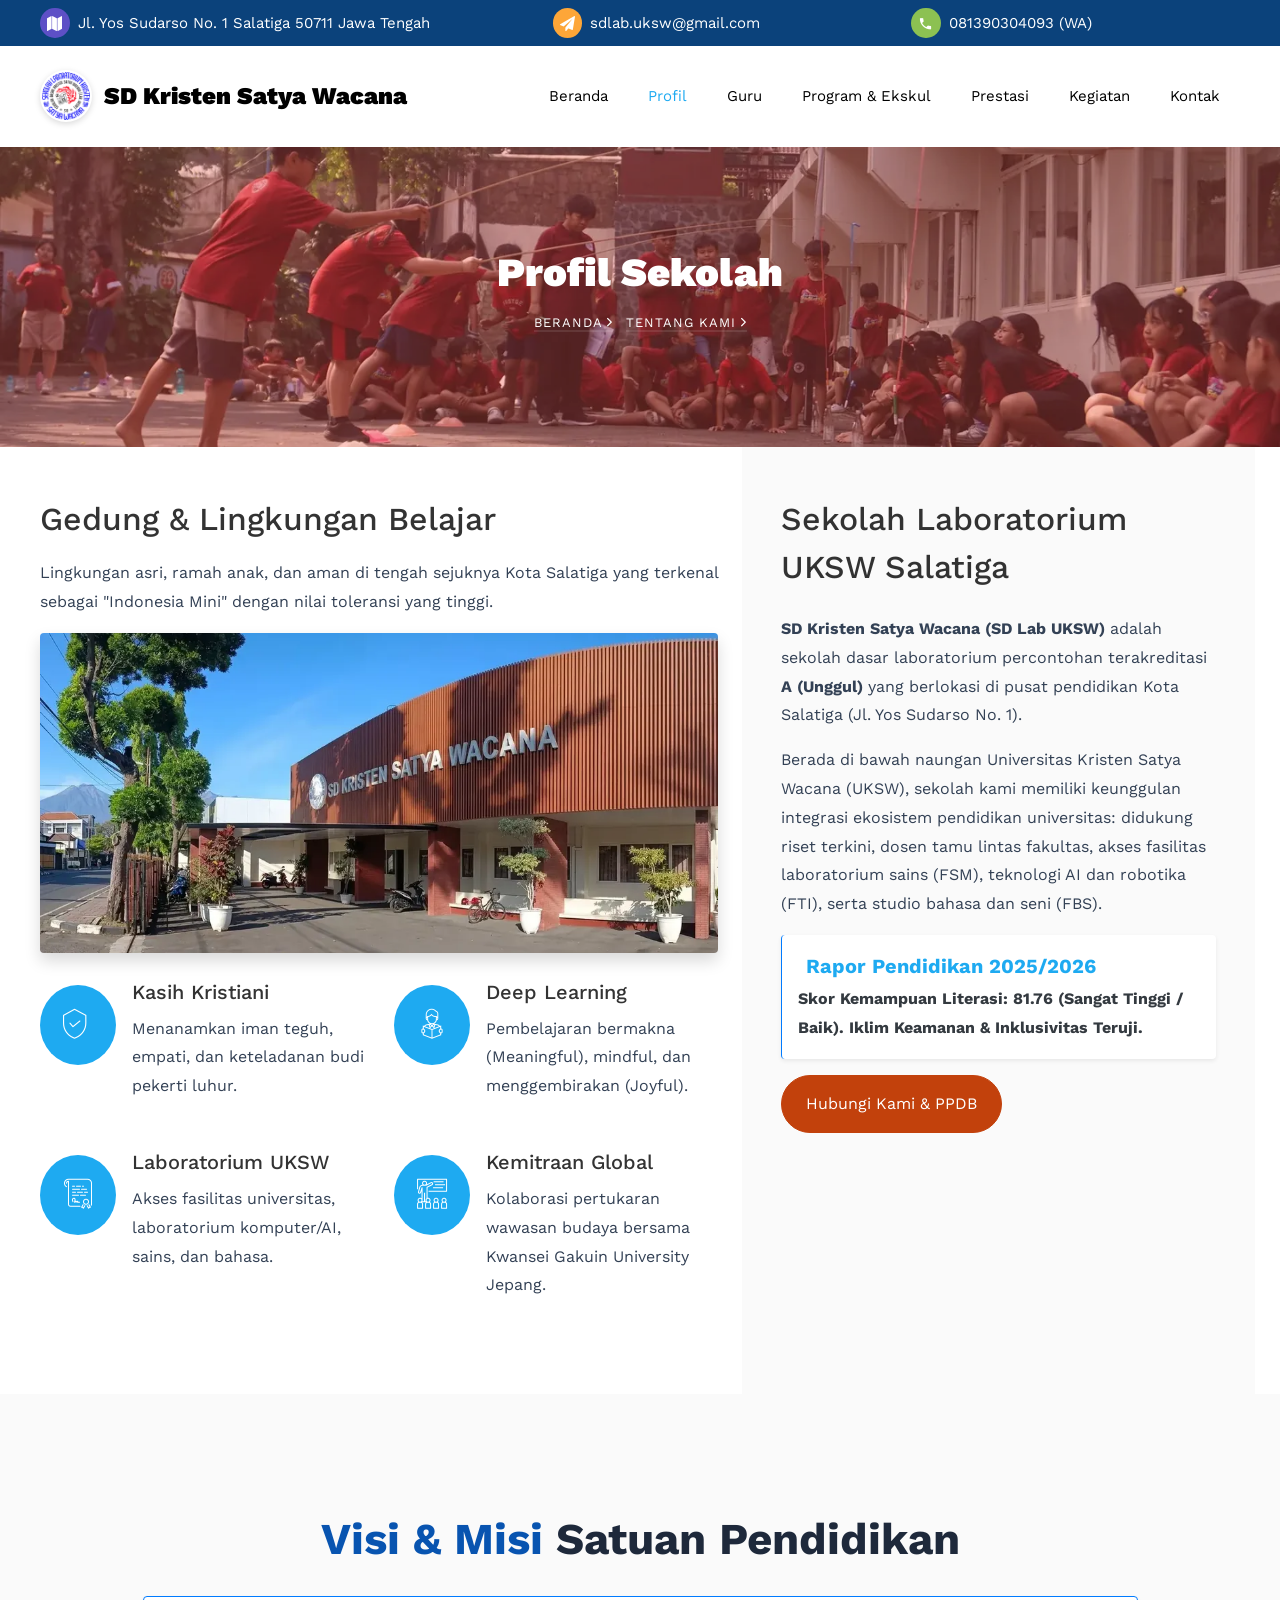
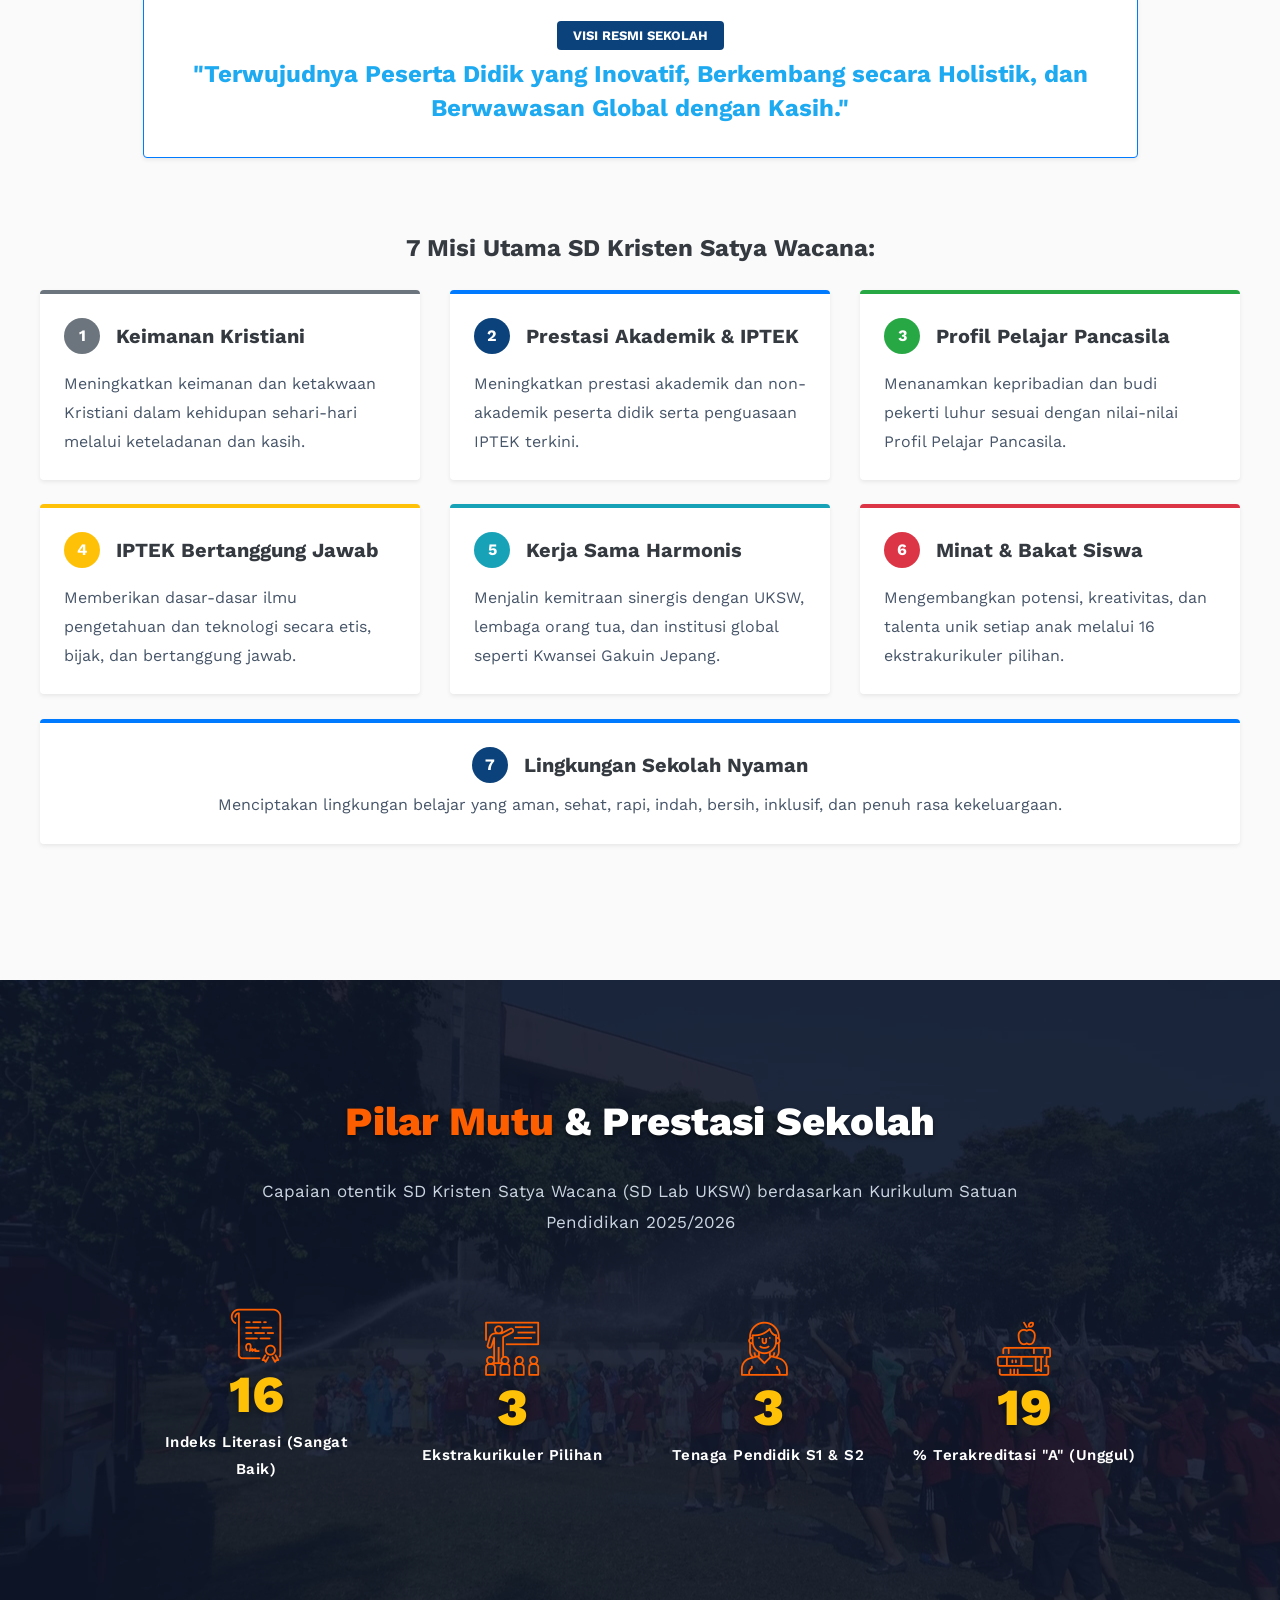
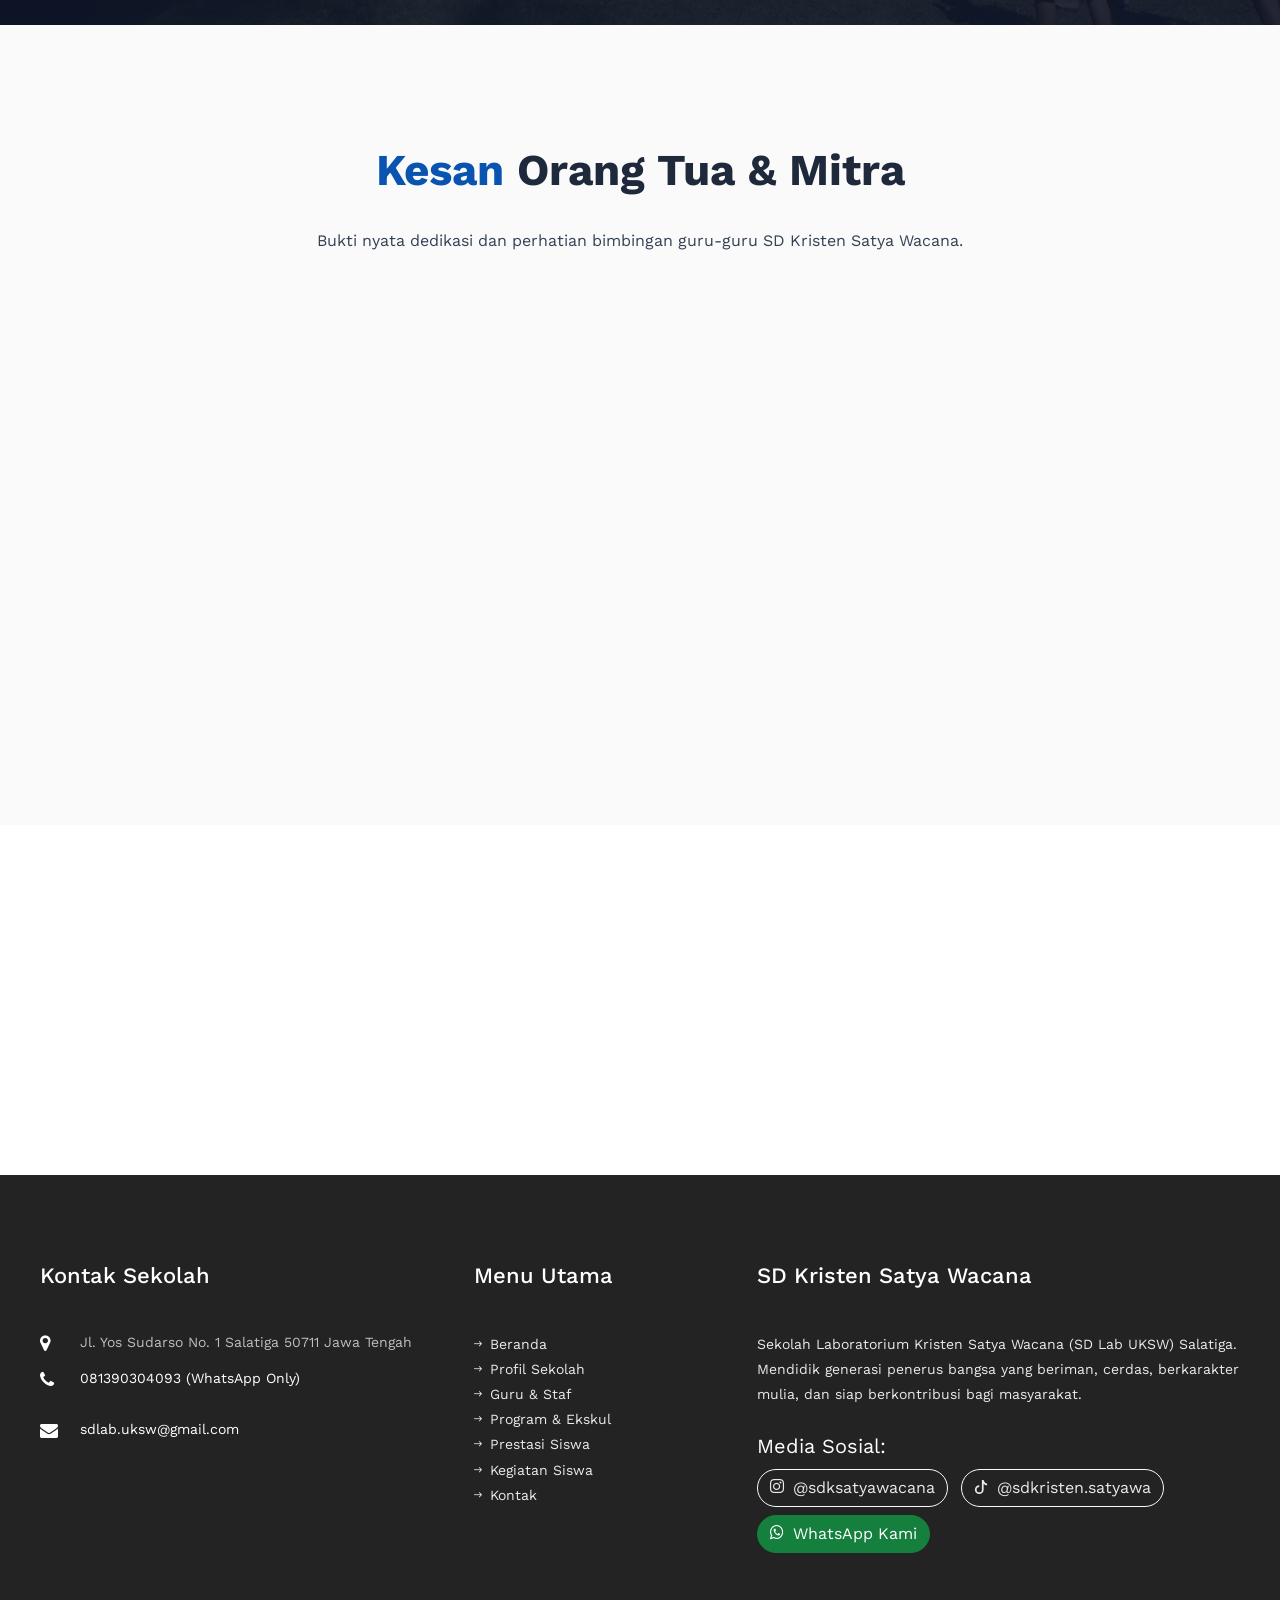
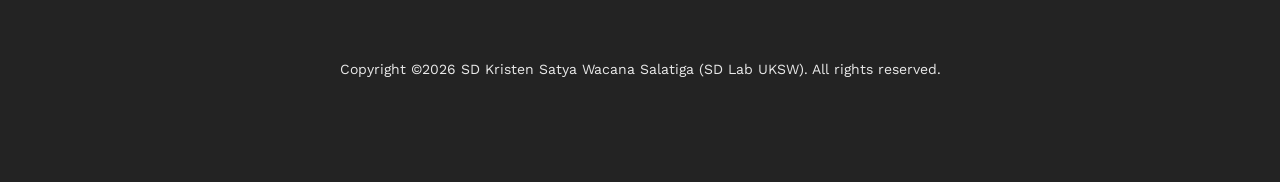
<file: about.html>
<!DOCTYPE html>



<html lang="id">



  <head>



    <title>Profil Sekolah - SD Kristen Satya Wacana Salatiga (SD Lab UKSW)</title>



    <meta charset="utf-8">



    <meta name="viewport" content="width=device-width, initial-scale=1, shrink-to-fit=no">
    <meta name="description" content="Profil, Visi, Misi, dan Fasilitas Laboratorium SD Kristen Satya Wacana Salatiga (SD Lab UKSW). Sekolah Dasar Unggul dengan lingkungan inklusif dan kemitraan global.">



    <link rel="icon" type="image/png" href="images/logo.png">
    <link rel="preconnect" href="https://fonts.gstatic.com" crossorigin>
    <link href="https://fonts.googleapis.com/css?family=Work+Sans:100,200,300,400,500,600,700,800,900&display=swap" rel="stylesheet">
    <link href="https://fonts.googleapis.com/css?family=Fredericka+the+Great&display=swap" rel="stylesheet">







    <link rel="stylesheet" href="css/open-iconic-bootstrap.min.css">



    <link rel="stylesheet" href="css/animate.css">



    



    <link rel="stylesheet" href="css/owl.carousel.min.css">



    <link rel="stylesheet" href="css/owl.theme.default.min.css">



    <link rel="stylesheet" href="css/magnific-popup.css">














    <link rel="stylesheet" href="css/ionicons.min.css">



    



    <link rel="stylesheet" href="css/flaticon.css">



    <link rel="stylesheet" href="css/icomoon.css">



    <link rel="stylesheet" href="css/style.css">



      <script type="speculationrules">
    {
      "prerender": [
        {
          "source": "list",
          "urls": ["index.html", "about.html", "courses.html", "prestasi.html", "teacher.html", "blog.html", "contact.html"],
          "eagerness": "moderate"
        }
      ]
    }
    </script>
  </head>



  <body>



	  <div class="py-2 bg-primary">



    	<div class="container">



    		<div class="row no-gutters d-flex align-items-start align-items-center px-3 px-md-0">



	    		<div class="col-lg-12 d-block">



		    		<div class="row d-flex">



			    		<div class="col-md-5 pr-4 d-flex topper align-items-center">



			    			<div class="icon bg-fifth mr-2 d-flex justify-content-center align-items-center"><span class="icon-map"></span></div>



						    <span class="text">Jl. Yos Sudarso No. 1 Salatiga 50711 Jawa Tengah</span>



					    </div>



					    <div class="col-md pr-4 d-flex topper align-items-center">



					    	<div class="icon bg-secondary mr-2 d-flex justify-content-center align-items-center"><span class="icon-paper-plane"></span></div>



						    <span class="text"><a href="mailto:sdlab.uksw@gmail.com" class="text-white">sdlab.uksw@gmail.com</a></span>



					    </div>



					    <div class="col-md pr-4 d-flex topper align-items-center">



					    	<div class="icon bg-tertiary mr-2 d-flex justify-content-center align-items-center"><span class="icon-phone2"></span></div>



						    <span class="text"><a href="https://wa.me/6281390304093" target="_blank" class="text-white">081390304093 (WA)</a></span>



					    </div>



				    </div>



			    </div>



		    </div>



		  </div>



    </div>



    <nav class="navbar navbar-expand-lg navbar-dark bg-dark ftco_navbar ftco-navbar-light" id="ftco-navbar">



	    <div class="container d-flex align-items-center">



	    	<a class="navbar-brand d-flex align-items-center" href="index.html">



	    		<img src="images/logo.webp" alt="Logo SD Kristen Satya Wacana" onerror="this.src='images/logo.png';" width="52" height="52" style="height: 52px; width: 52px; margin-right: 12px; border-radius: 50%; object-fit: contain; background: #fff; padding: 2px; box-shadow: 0 2px 6px rgba(0,0,0,0.15);">



	    		<span>SD Kristen Satya Wacana</span>



	    	</a>



				<button class="navbar-toggler" type="button" data-toggle="collapse" data-target="#ftco-nav" aria-controls="ftco-nav" aria-expanded="false" aria-label="Navigasi Menu Utama">



	        <span class="oi oi-menu"></span> Menu



	      </button>



	      <div class="collapse navbar-collapse" id="ftco-nav">



	        <ul class="navbar-nav ml-auto">



	        	<li class="nav-item"><a href="index.html" class="nav-link pl-0">Beranda</a></li>



	        	<li class="nav-item active"><a href="about.html" class="nav-link">Profil</a></li>



	        	<li class="nav-item"><a href="teacher.html" class="nav-link">Guru</a></li>



	        	<li class="nav-item"><a href="courses.html" class="nav-link">Program &amp; Ekskul</a></li>
	        	<li class="nav-item"><a href="prestasi.html" class="nav-link">Prestasi</a></li>



	        	<li class="nav-item"><a href="blog.html" class="nav-link">Kegiatan</a></li>



	          <li class="nav-item"><a href="contact.html" class="nav-link">Kontak</a></li>



	        </ul>



	      </div>



	    </div>



	  </nav>



    <!-- END nav -->
    <main id="main">



    



    <section class="hero-wrap hero-wrap-2" style="background-image: url('images/hero_1.webp');">



      <div class="overlay"></div>



      <div class="container">



        <div class="row no-gutters slider-text align-items-center justify-content-center">



          <div class="col-md-9 text-center">



            <h1 class="mb-2 bread">Profil Sekolah</h1>



            <p class="breadcrumbs"><span class="mr-2"><a href="index.html">Beranda <i class="ion-ios-arrow-forward"></i></a></span> <span>Tentang Kami <i class="ion-ios-arrow-forward"></i></span></p>



          </div>



        </div>



      </div>



    </section>



		



				<section class="ftco-section ftco-no-pt ftc-no-pb">



			<div class="container">



				<div class="row">



					<div class="col-md-5 order-md-last wrap-about py-5 wrap-about bg-light">



						<div class="text px-4 ftco-animate">



	          	<h2 class="mb-4">Sekolah Laboratorium UKSW Salatiga</h2>



							<p><strong>SD Kristen Satya Wacana (SD Lab UKSW)</strong> adalah sekolah dasar laboratorium percontohan terakreditasi <strong>A (Unggul)</strong> yang berlokasi di pusat pendidikan Kota Salatiga (Jl. Yos Sudarso No. 1).</p>



							<p>Berada di bawah naungan Universitas Kristen Satya Wacana (UKSW), sekolah kami memiliki keunggulan integrasi ekosistem pendidikan universitas: didukung riset terkini, dosen tamu lintas fakultas, akses fasilitas laboratorium sains (FSM), teknologi AI dan robotika (FTI), serta studio bahasa dan seni (FBS).</p>



							<div class="p-3 bg-white rounded shadow-sm border-left border-primary mb-3">



								<h5 class="text-primary font-weight-bold mb-1"><span class="icon-award mr-2"></span> Rapor Pendidikan 2025/2026</h5>



								<p class="mb-0 text-dark font-weight-bold">Skor Kemampuan Literasi: 81.76 (Sangat Tinggi / Baik). Iklim Keamanan &amp; Inklusivitas Teruji.</p>



							</div>



							<p><a href="contact.html" class="btn btn-secondary px-4 py-3">Hubungi Kami &amp; PPDB</a></p>



						</div>



					</div>



					<div class="col-md-7 wrap-about py-5 pr-md-4 ftco-animate">



          	<h2 class="mb-3">Gedung &amp; Lingkungan Belajar</h2>



						<p>Lingkungan asri, ramah anak, dan aman di tengah sejuknya Kota Salatiga yang terkenal sebagai "Indonesia Mini" dengan nilai toleransi yang tinggi.</p>



						<div class="mb-4">



							<img src="images/gedung_depan.webp" alt="Gedung SD Kristen Satya Wacana Salatiga" loading="lazy" class="img-fluid rounded shadow" style="width: 100%; height: 320px; object-fit: cover;">



						</div>



						<div class="row mt-4">



							<div class="col-lg-6">



								<div class="services-2 d-flex">



									<div class="icon mt-2 mr-3 d-flex justify-content-center align-items-center"><span class="flaticon-security"></span></div>



									<div class="text">



										<h3>Kasih Kristiani</h3>



										<p>Menanamkan iman teguh, empati, dan keteladanan budi pekerti luhur.</p>



									</div>



								</div>



							</div>



							<div class="col-lg-6">



								<div class="services-2 d-flex">



									<div class="icon mt-2 mr-3 d-flex justify-content-center align-items-center"><span class="flaticon-reading"></span></div>



									<div class="text">



										<h3>Deep Learning</h3>



										<p>Pembelajaran bermakna (Meaningful), mindful, dan menggembirakan (Joyful).</p>



									</div>



								</div>



							</div>



							<div class="col-lg-6">



								<div class="services-2 d-flex">



									<div class="icon mt-2 mr-3 d-flex justify-content-center align-items-center"><span class="flaticon-diploma"></span></div>



									<div class="text">



										<h3>Laboratorium UKSW</h3>



										<p>Akses fasilitas universitas, laboratorium komputer/AI, sains, dan bahasa.</p>



									</div>



								</div>



							</div>



							<div class="col-lg-6">



								<div class="services-2 d-flex">



									<div class="icon mt-2 mr-3 d-flex justify-content-center align-items-center"><span class="flaticon-education"></span></div>



									<div class="text">



										<h3>Kemitraan Global</h3>



										<p>Kolaborasi pertukaran wawasan budaya bersama Kwansei Gakuin University Jepang.</p>



									</div>



								</div>



							</div>



						</div>



					</div>



				</div>



			</div>



		</section>







		<!-- SECTION VISI & 7 MISI RESMI KSP -->



		<section class="ftco-section bg-light">



			<div class="container">



				<div class="row justify-content-center mb-5 pb-2">



					<div class="col-md-10 text-center heading-section ftco-animate">



						<h2 class="mb-4"><span>Visi &amp; Misi</span> Satuan Pendidikan</h2>



						<div class="p-4 bg-white rounded shadow-sm border border-primary my-3">



							<span class="badge badge-primary px-3 py-2 text-uppercase mb-2" style="font-size: 13px;">Visi Resmi Sekolah</span>



							<h3 class="text-primary font-weight-bold" style="font-size: 24px; line-height: 1.4;">



								"Terwujudnya Peserta Didik yang Inovatif, Berkembang secara Holistik, dan Berwawasan Global dengan Kasih."



							</h3>



						</div>



					</div>



				</div>



				<div class="row">



					<div class="col-12"><h4 class="text-center font-weight-bold mb-4 text-dark">7 Misi Utama SD Kristen Satya Wacana:</h4></div>



					<div class="col-md-6 col-lg-4 mb-4 ftco-animate">



						<div class="p-4 bg-white rounded shadow-sm h-100 border-top border-secondary" style="border-top-width: 4px !important;">



							<div class="d-flex align-items-center mb-3">



								<span class="badge badge-secondary p-2 mr-3" style="font-size: 16px; border-radius: 50%; width: 36px; height: 36px; display: inline-flex; align-items: center; justify-content: center;">1</span>



								<h5 class="font-weight-bold mb-0 text-dark">Keimanan Kristiani</h5>



							</div>



							<p class="text-muted mb-0">Meningkatkan keimanan dan ketakwaan Kristiani dalam kehidupan sehari-hari melalui keteladanan dan kasih.</p>



						</div>



					</div>



					<div class="col-md-6 col-lg-4 mb-4 ftco-animate">



						<div class="p-4 bg-white rounded shadow-sm h-100 border-top border-primary" style="border-top-width: 4px !important;">



							<div class="d-flex align-items-center mb-3">



								<span class="badge badge-primary p-2 mr-3" style="font-size: 16px; border-radius: 50%; width: 36px; height: 36px; display: inline-flex; align-items: center; justify-content: center;">2</span>



								<h5 class="font-weight-bold mb-0 text-dark">Prestasi Akademik &amp; IPTEK</h5>



							</div>



							<p class="text-muted mb-0">Meningkatkan prestasi akademik dan non-akademik peserta didik serta penguasaan IPTEK terkini.</p>



						</div>



					</div>



					<div class="col-md-6 col-lg-4 mb-4 ftco-animate">



						<div class="p-4 bg-white rounded shadow-sm h-100 border-top border-success" style="border-top-width: 4px !important;">



							<div class="d-flex align-items-center mb-3">



								<span class="badge badge-success p-2 mr-3" style="font-size: 16px; border-radius: 50%; width: 36px; height: 36px; display: inline-flex; align-items: center; justify-content: center;">3</span>



								<h5 class="font-weight-bold mb-0 text-dark">Profil Pelajar Pancasila</h5>



							</div>



							<p class="text-muted mb-0">Menanamkan kepribadian dan budi pekerti luhur sesuai dengan nilai-nilai Profil Pelajar Pancasila.</p>



						</div>



					</div>



					<div class="col-md-6 col-lg-4 mb-4 ftco-animate">



						<div class="p-4 bg-white rounded shadow-sm h-100 border-top border-warning" style="border-top-width: 4px !important;">



							<div class="d-flex align-items-center mb-3">



								<span class="badge badge-warning text-white p-2 mr-3" style="font-size: 16px; border-radius: 50%; width: 36px; height: 36px; display: inline-flex; align-items: center; justify-content: center;">4</span>



								<h5 class="font-weight-bold mb-0 text-dark">IPTEK Bertanggung Jawab</h5>



							</div>



							<p class="text-muted mb-0">Memberikan dasar-dasar ilmu pengetahuan dan teknologi secara etis, bijak, dan bertanggung jawab.</p>



						</div>



					</div>



					<div class="col-md-6 col-lg-4 mb-4 ftco-animate">



						<div class="p-4 bg-white rounded shadow-sm h-100 border-top border-info" style="border-top-width: 4px !important;">



							<div class="d-flex align-items-center mb-3">



								<span class="badge badge-info p-2 mr-3" style="font-size: 16px; border-radius: 50%; width: 36px; height: 36px; display: inline-flex; align-items: center; justify-content: center;">5</span>



								<h5 class="font-weight-bold mb-0 text-dark">Kerja Sama Harmonis</h5>



							</div>



							<p class="text-muted mb-0">Menjalin kemitraan sinergis dengan UKSW, lembaga orang tua, dan institusi global seperti Kwansei Gakuin Jepang.</p>



						</div>



					</div>



					<div class="col-md-6 col-lg-4 mb-4 ftco-animate">



						<div class="p-4 bg-white rounded shadow-sm h-100 border-top border-danger" style="border-top-width: 4px !important;">



							<div class="d-flex align-items-center mb-3">



								<span class="badge badge-danger p-2 mr-3" style="font-size: 16px; border-radius: 50%; width: 36px; height: 36px; display: inline-flex; align-items: center; justify-content: center;">6</span>



								<h5 class="font-weight-bold mb-0 text-dark">Minat &amp; Bakat Siswa</h5>



							</div>



							<p class="text-muted mb-0">Mengembangkan potensi, kreativitas, dan talenta unik setiap anak melalui 16 ekstrakurikuler pilihan.</p>



						</div>



					</div>



					<div class="col-md-12 mb-4 ftco-animate">



						<div class="p-4 bg-white rounded shadow-sm border-top border-primary text-center" style="border-top-width: 4px !important;">



							<div class="d-inline-flex align-items-center mb-2">



								<span class="badge badge-primary p-2 mr-3" style="font-size: 16px; border-radius: 50%; width: 36px; height: 36px; display: inline-flex; align-items: center; justify-content: center;">7</span>



								<h5 class="font-weight-bold mb-0 text-dark">Lingkungan Sekolah Nyaman</h5>



							</div>



							<p class="text-muted mb-0">Menciptakan lingkungan belajar yang aman, sehat, rapi, indah, bersih, inklusif, dan penuh rasa kekeluargaan.</p>



						</div>



					</div>



				</div>



			</div>



		</section>







				<section class="ftco-section ftco-counter img" id="section-counter" style="background-image: url(images/hero_2.webp); position: relative;" data-stellar-background-ratio="0.5">
			<div class="overlay" style="position: absolute; top:0; left:0; right:0; bottom:0; background: rgba(15, 23, 42, 0.88);"></div>
    	<div class="container" style="position: relative; z-index: 2;">
    		<div class="row justify-content-center mb-5 pb-2">
          <div class="col-md-8 text-center heading-section heading-section-white ftco-animate">
            <h2 class="mb-4"><span>Pilar Mutu</span> &amp; Prestasi Sekolah</h2>
            <p class="text-white-50">Capaian otentik SD Kristen Satya Wacana (SD Lab UKSW) berdasarkan Kurikulum Satuan Pendidikan 2025/2026</p>
          </div>
        </div>	
    		<div class="row d-md-flex align-items-center justify-content-center">
    			<div class="col-lg-10">
    				<div class="row d-md-flex align-items-center">
		          <div class="col-md d-flex justify-content-center counter-wrap ftco-animate">
		            <div class="block-18">
		            	<div class="icon"><span class="flaticon-diploma"></span></div>
		              <div class="text">
		                <strong class="number" data-number="82">0</strong>
		                <span>Indeks Literasi (Sangat Baik)</span>
		              </div>
		            </div>
		          </div>
		          <div class="col-md d-flex justify-content-center counter-wrap ftco-animate">
		            <div class="block-18">
		            	<div class="icon"><span class="flaticon-education"></span></div>
		              <div class="text">
		                <strong class="number" data-number="16">0</strong>
		                <span>Ekstrakurikuler Pilihan</span>
		              </div>
		            </div>
		          </div>
		          <div class="col-md d-flex justify-content-center counter-wrap ftco-animate">
		            <div class="block-18">
		            	<div class="icon"><span class="flaticon-teacher"></span></div>
		              <div class="text">
		                <strong class="number" data-number="19">0</strong>
		                <span>Tenaga Pendidik S1 &amp; S2</span>
		              </div>
		            </div>
		          </div>
		          <div class="col-md d-flex justify-content-center counter-wrap ftco-animate">
		            <div class="block-18">
		            	<div class="icon"><span class="flaticon-books"></span></div>
		              <div class="text">
		                <strong class="number" data-number="100">0</strong>
		                <span>% Terakreditasi "A" (Unggul)</span>
		              </div>
		            </div>
		          </div>
	          </div>
          </div>
        </div>
    	</div>
    </section>







    <section class="ftco-section testimony-section bg-light">



      <div class="container">



        <div class="row justify-content-center mb-5 pb-2">



          <div class="col-md-8 text-center heading-section ftco-animate">



            <h2 class="mb-4"><span>Kesan</span> Orang Tua &amp; Mitra</h2>



            <p>Bukti nyata dedikasi dan perhatian bimbingan guru-guru SD Kristen Satya Wacana.</p>



          </div>



        </div>



        <div class="row ftco-animate justify-content-center">



          <div class="col-md-12">



            <div class="carousel-testimony owl-carousel">
              <div class="item">
                <div class="testimony-wrap d-flex">
                  <div class="user-img mr-4" style="background-image: url(images/pak_Jasson.webp); background-position: center 20%;">
                  </div>
                  <div class="text ml-2 bg-light">
                  	<span class="quote d-flex align-items-center justify-content-center">
                      <i class="icon-quote-left"></i>
                    </span>
                    <p>Kami bangga menyekolahkan anak-anak kami di SD Lab UKSW. Anak kami happy saat belajar, mandiri, dan berkarakter yang baik. Para guru mengajar dengan kreatif dan penuh kasih.</p>
                    <p class="name">Pak Jasson</p>
                    <span class="position">Orang Tua Siswa Kelas 4 &amp; 6</span>
                  </div>
                </div>
              </div>



              <div class="item">
                <div class="testimony-wrap d-flex">
                  <div class="user-img mr-4" style="background-image: url(images/bu_Devina.webp); background-position: center 20%;">
                  </div>
                  <div class="text ml-2 bg-light">
                  	<span class="quote d-flex align-items-center justify-content-center">
                      <i class="icon-quote-left"></i>
                    </span>
                    <p>SD LAB UKSW memberikan pengalaman belajar yang menyenangkan, kreatif, dan membangun karakter. Lingkungannya nyaman, guru-gurunya ramah dan penuh kasih.</p>
                    <p class="name">Bu Devina</p>
                    <span class="position">Orang Tua Siswa Kelas 3</span>
                  </div>
                </div>
              </div>



              <div class="item">
                <div class="testimony-wrap d-flex">
                  <div class="user-img mr-4" style="background-image: url(images/pak_yus.webp); background-position: center 20%;">
                  </div>
                  <div class="text ml-2 bg-light">
                  	<span class="quote d-flex align-items-center justify-content-center">
                      <i class="icon-quote-left"></i>
                    </span>
                    <p>Kedua anak saya bersekolah di SD Lab, dan keduanya bertumbuh kembang dengan baik dari sisi akademis &amp; kreativitasnya. Well-balanced education. Labschool…you rock 🤟🏻</p>
                    <p class="name">Y.B. Indrianto, ST</p>
                    <span class="position">Orang Tua Siswa Kelas 6</span>
                  </div>
                </div>
              </div>

              <div class="item">
                <div class="testimony-wrap d-flex">
                  <div class="user-img mr-4" style="background-image: url(images/bu_septi.webp); background-position: center 20%;">
                  </div>
                  <div class="text ml-2 bg-light">
                  	<span class="quote d-flex align-items-center justify-content-center">
                      <i class="icon-quote-left"></i>
                    </span>
                    <p>SD Kristen Satya Wacana adalah rumah kedua bagi anak kami untuk belajar. Karakter baik terbentuk di sini, tanpa kehilangan jati diri. Para guru bukan sekedar pengajar, tapi menjadi partner terbaik bagi kami dalam bersama2 mendidik anak-anak.</p>
                    <p class="name">Bu Septi</p>
                    <span class="position">Orang Tua Siswa Kelas 4</span>
                  </div>
                </div>
              </div>
            </div>



          </div>



        </div>



      </div>



    </section>







		<section class="ftco-gallery">



    	<div class="container-wrap">



    		<div class="row no-gutters">



					<div class="col-md-3 ftco-animate">
						<a href="https://instagram.com/sdksatyawacana" target="_blank" class="gallery img d-flex align-items-center" style="background-image: url('images/jepang_ngajar_banner.webp');">
							<div class="icon mb-4 d-flex align-items-center justify-content-center">
    						<span class="icon-instagram"></span>
    					</div>
						</a>
					</div>

					<div class="col-md-3 ftco-animate">
						<a href="https://instagram.com/sdksatyawacana" target="_blank" class="gallery img d-flex align-items-center" style="background-image: url('images/about_perpus_2.webp');">
							<div class="icon mb-4 d-flex align-items-center justify-content-center">
    						<span class="icon-instagram"></span>
    					</div>
						</a>
					</div>

					<div class="col-md-3 ftco-animate">
						<a href="https://instagram.com/sdksatyawacana" target="_blank" class="gallery img d-flex align-items-center" style="background-image: url('images/kartinian.webp');">
							<div class="icon mb-4 d-flex align-items-center justify-content-center">
    						<span class="icon-instagram"></span>
    					</div>
						</a>
					</div>

					<div class="col-md-3 ftco-animate">
						<a href="https://instagram.com/sdksatyawacana" target="_blank" class="gallery img d-flex align-items-center" style="background-image: url('images/gelarkarya.webp');">
							<div class="icon mb-4 d-flex align-items-center justify-content-center">
    						<span class="icon-instagram"></span>
    					</div>
						</a>
					</div>



        </div>



    	</div>



    </section>







    </main>

    <footer class="ftco-footer ftco-bg-dark ftco-section">



      <div class="container">



        <div class="row mb-5">



          <div class="col-md-6 col-lg-4">



            <div class="ftco-footer-widget mb-5">



            	<h2 class="ftco-heading-2">Kontak Sekolah</h2>



            	<div class="block-23 mb-3">



	              <ul>



	                <li><span class="icon icon-map-marker"></span><span class="text">Jl. Yos Sudarso No. 1 Salatiga 50711 Jawa Tengah</span></li>



	                <li><a href="https://wa.me/6281390304093" target="_blank"><span class="icon icon-phone"></span><span class="text">081390304093 (WhatsApp Only)</span></a></li>



	                <li><a href="mailto:sdlab.uksw@gmail.com"><span class="icon icon-envelope"></span><span class="text">sdlab.uksw@gmail.com</span></a></li>



	              </ul>



	            </div>



            </div>



          </div>



          <div class="col-md-6 col-lg-3">



            <div class="ftco-footer-widget mb-5 ml-md-4">



              <h2 class="ftco-heading-2">Menu Utama</h2>



              <ul class="list-unstyled">



                <li><a href="index.html"><span class="ion-ios-arrow-round-forward mr-2"></span>Beranda</a></li>



                <li><a href="about.html"><span class="ion-ios-arrow-round-forward mr-2"></span>Profil Sekolah</a></li>



                <li><a href="teacher.html"><span class="ion-ios-arrow-round-forward mr-2"></span>Guru &amp; Staf</a></li>



                <li><a href="courses.html"><span class="ion-ios-arrow-round-forward mr-2"></span>Program &amp; Ekskul</a></li>
                <li><a href="prestasi.html"><span class="ion-ios-arrow-round-forward mr-2"></span>Prestasi Siswa</a></li>



                <li><a href="blog.html"><span class="ion-ios-arrow-round-forward mr-2"></span>Kegiatan Siswa</a></li>



                <li><a href="contact.html"><span class="ion-ios-arrow-round-forward mr-2"></span>Kontak</a></li>



              </ul>



            </div>



          </div>



          <div class="col-md-6 col-lg-5">



            <div class="ftco-footer-widget mb-5">



            	<h2 class="ftco-heading-2">SD Kristen Satya Wacana</h2>



            	<p>Sekolah Laboratorium Kristen Satya Wacana (SD Lab UKSW) Salatiga. Mendidik generasi penerus bangsa yang beriman, cerdas, berkarakter mulia, dan siap berkontribusi bagi masyarakat.</p>



            	<div class="mt-4">



            		<h5 class="text-white mb-2">Media Sosial:</h5>



            		<a href="https://instagram.com/sdksatyawacana" target="_blank" class="btn btn-outline-light mr-2 mb-2"><span class="icon-instagram mr-1"></span> @sdksatyawacana</a>



            		<a href="https://www.tiktok.com/@sdkristen.satyawa" target="_blank" class="btn btn-outline-light mr-2 mb-2"><svg xmlns="http://www.w3.org/2000/svg" width="14" height="14" fill="currentColor" class="mr-1" viewBox="0 0 16 16" style="vertical-align: -1px;"><path d="M9 0h1.98c.144.715.54 1.617 1.235 2.512C12.895 3.389 13.797 4 15 4v2c-1.753 0-3.07-.814-4-1.829V11a5 5 0 1 1-5-5v2a3 3 0 1 0 3 3V0Z"/></svg> @sdkristen.satyawa</a>



            		<a href="https://wa.me/6281390304093" target="_blank" class="btn btn-success mb-2"><span class="icon-whatsapp mr-1"></span> WhatsApp Kami</a>



            	</div>



            </div>



          </div>



        </div>



        <div class="row">



          <div class="col-md-12 text-center">



            <p>Copyright &copy;<script>document.write(new Date().getFullYear());</script> SD Kristen Satya Wacana Salatiga (SD Lab UKSW). All rights reserved.</p>



          </div>



        </div>



      </div>



    </footer>



    



  <!-- loader -->



  <div id="ftco-loader" class="fullscreen"><svg class="circular" width="48px" height="48px"><circle class="path-bg" cx="24" cy="24" r="22" fill="none" stroke-width="4" stroke="#eeeeee"/><circle class="path" cx="24" cy="24" r="22" fill="none" stroke-width="4" stroke-miterlimit="10" stroke="#F96D00"/></svg></div>







  <script src="js/jquery.min.js"></script>



  <script src="js/popper.min.js"></script>



  <script src="js/bootstrap.min.js"></script>



  <script src="js/jquery.easing.1.3.min.js"></script>



  <script src="js/jquery.waypoints.min.js"></script>



  <script src="js/jquery.stellar.min.js"></script>



  <script src="js/owl.carousel.min.js"></script>



  <script src="js/jquery.magnific-popup.min.js"></script>






  <script src="js/jquery.animateNumber.min.js"></script>



  <script src="js/scrollax.min.js"></script>



  <script src="js/main.js"></script>



    



    <script src="js/instantpage.min.js" type="module"></script>
</body>



</html>
</file>
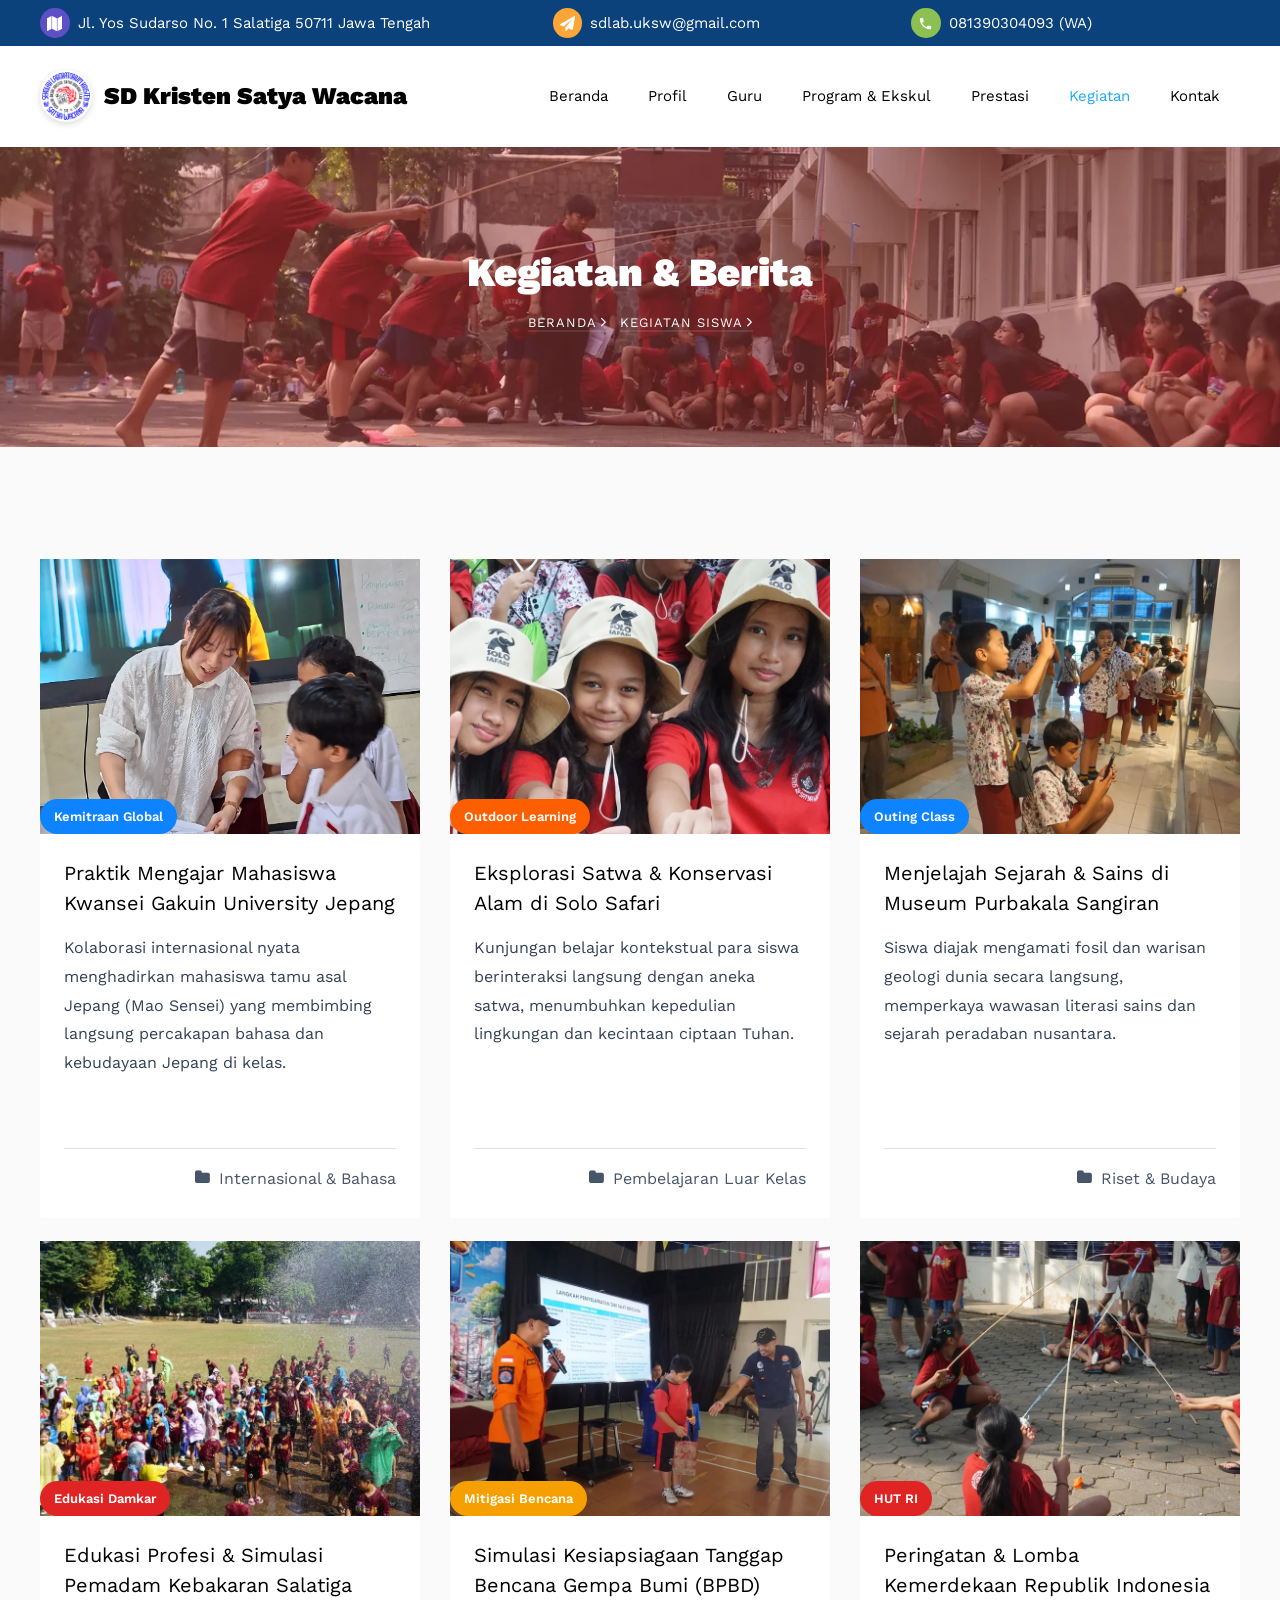
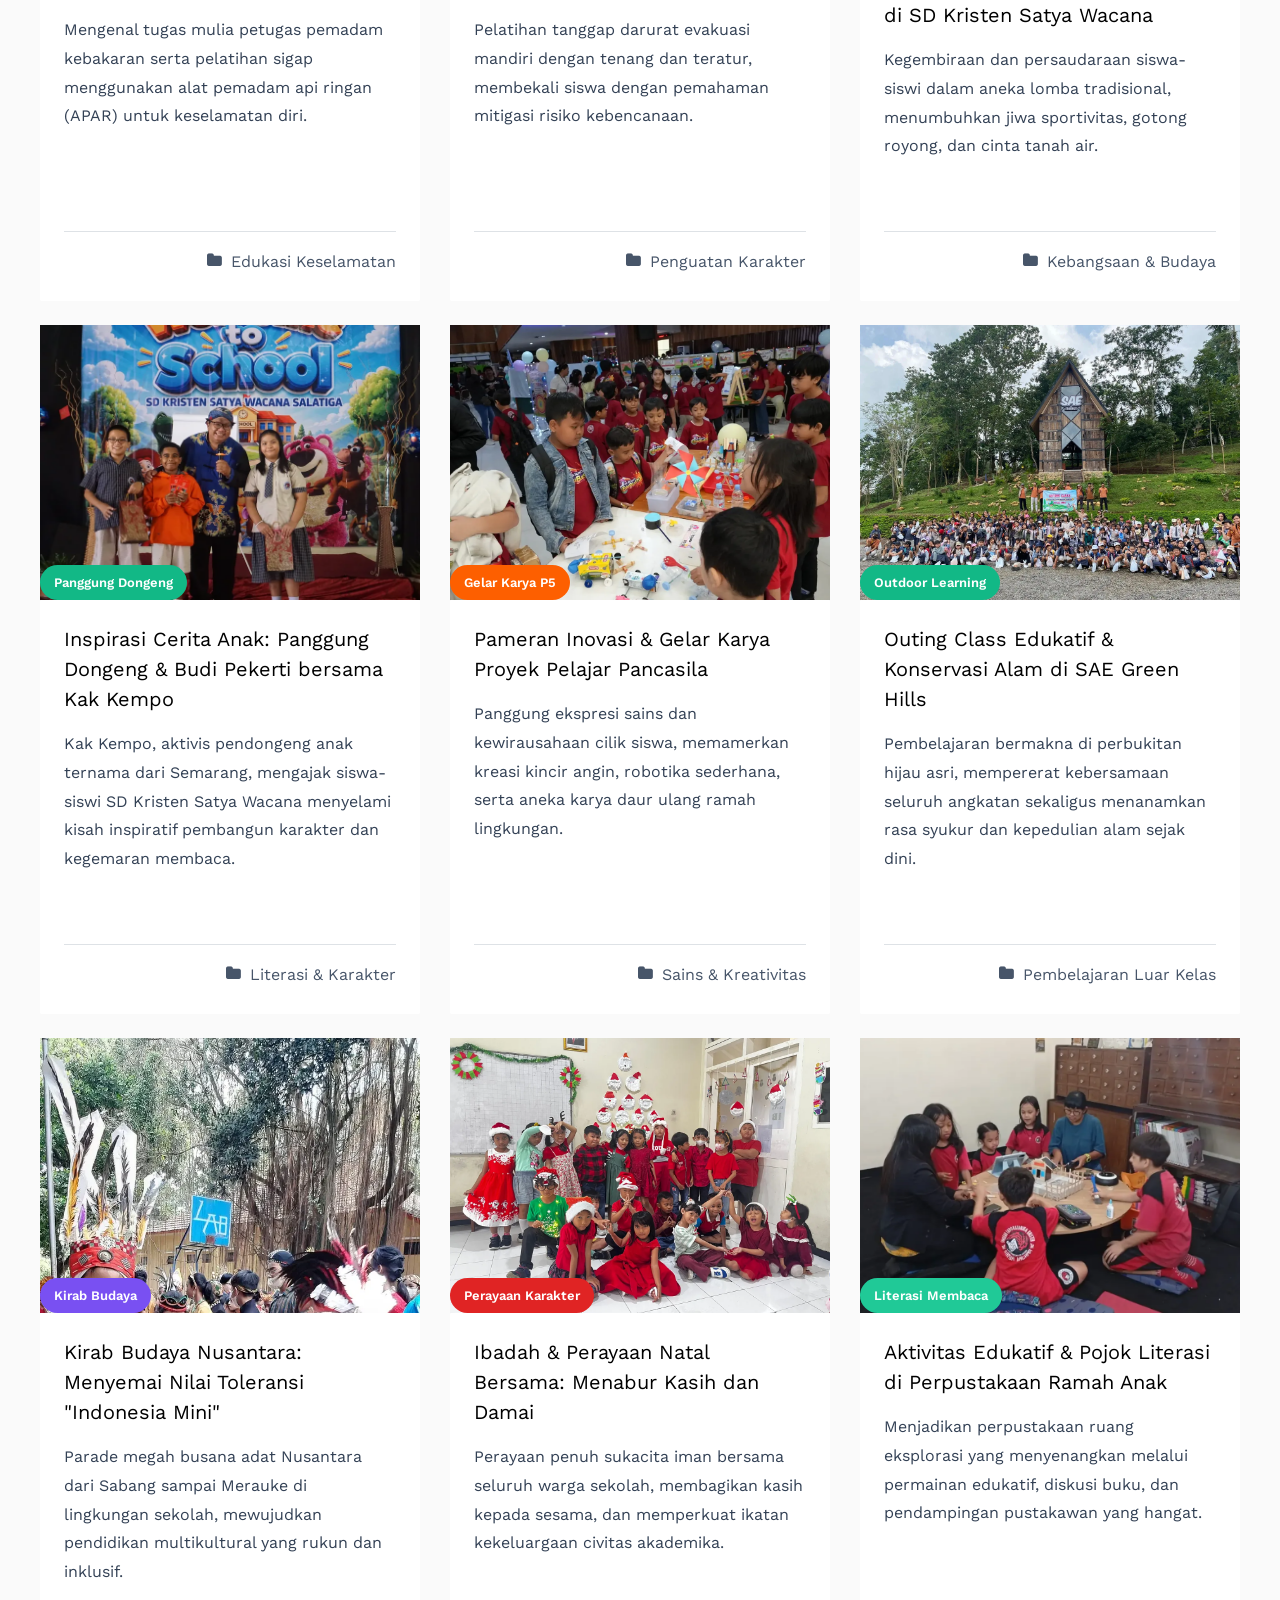
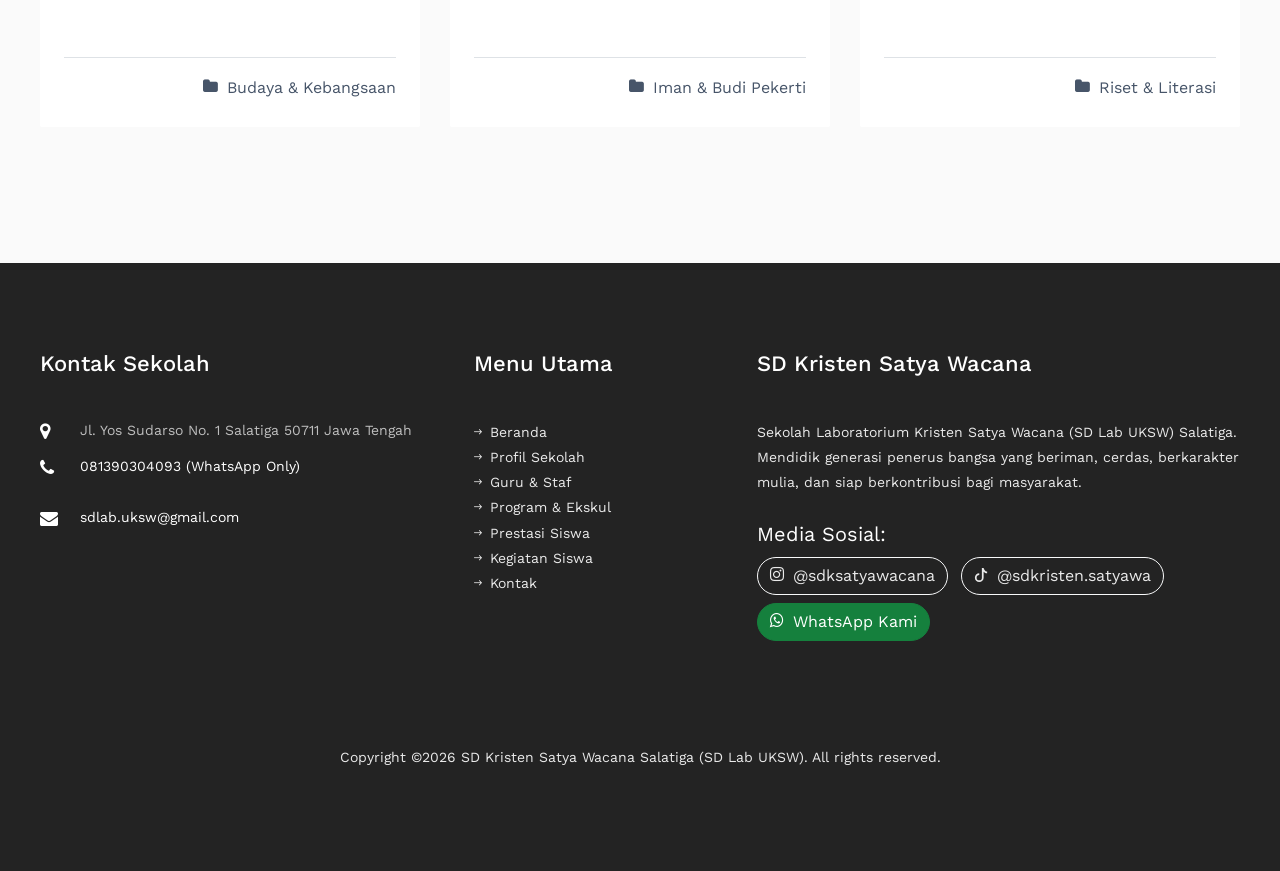
<file: blog.html>
<!DOCTYPE html>
<html lang="id">
  <head>
    <title>Kegiatan Siswa &amp; Berita - SD Kristen Satya Wacana Salatiga (SD Lab UKSW)</title>
    <meta charset="utf-8">
    <meta name="viewport" content="width=device-width, initial-scale=1, shrink-to-fit=no">
    <meta name="description" content="Kabar terkini dan dokumentasi kegiatan siswa SD Kristen Satya Wacana Salatiga (SD Lab UKSW): Outdoor learning, edukasi damkar, mitigasi bencana, dan panggung dongeng literasi.">
    <link rel="icon" type="image/png" href="images/logo.png">
    <link rel="preconnect" href="https://fonts.gstatic.com" crossorigin>
    <link href="https://fonts.googleapis.com/css?family=Work+Sans:100,200,300,400,500,600,700,800,900&display=swap" rel="stylesheet">
    <link href="https://fonts.googleapis.com/css?family=Fredericka+the+Great&display=swap" rel="stylesheet">

    <link rel="stylesheet" href="css/open-iconic-bootstrap.min.css">
    <link rel="stylesheet" href="css/animate.css">
    
    <link rel="stylesheet" href="css/owl.carousel.min.css">
    <link rel="stylesheet" href="css/owl.theme.default.min.css">
    <link rel="stylesheet" href="css/magnific-popup.css">


    <link rel="stylesheet" href="css/ionicons.min.css">
    
    <link rel="stylesheet" href="css/flaticon.css">
    <link rel="stylesheet" href="css/icomoon.css">
    <link rel="stylesheet" href="css/style.css">
      <script type="speculationrules">
    {
      "prerender": [
        {
          "source": "list",
          "urls": ["index.html", "about.html", "courses.html", "prestasi.html", "teacher.html", "blog.html", "contact.html"],
          "eagerness": "moderate"
        }
      ]
    }
    </script>
  </head>
  <body>
	  <div class="py-2 bg-primary">
    	<div class="container">
    		<div class="row no-gutters d-flex align-items-start align-items-center px-3 px-md-0">
	    		<div class="col-lg-12 d-block">
		    		<div class="row d-flex">
			    		<div class="col-md-5 pr-4 d-flex topper align-items-center">
			    			<div class="icon bg-fifth mr-2 d-flex justify-content-center align-items-center"><span class="icon-map"></span></div>
						    <span class="text">Jl. Yos Sudarso No. 1 Salatiga 50711 Jawa Tengah</span>
					    </div>
					    <div class="col-md pr-4 d-flex topper align-items-center">
					    	<div class="icon bg-secondary mr-2 d-flex justify-content-center align-items-center"><span class="icon-paper-plane"></span></div>
						    <span class="text"><a href="mailto:sdlab.uksw@gmail.com" class="text-white">sdlab.uksw@gmail.com</a></span>
					    </div>
					    <div class="col-md pr-4 d-flex topper align-items-center">
					    	<div class="icon bg-tertiary mr-2 d-flex justify-content-center align-items-center"><span class="icon-phone2"></span></div>
						    <span class="text"><a href="https://wa.me/6281390304093" target="_blank" class="text-white">081390304093 (WA)</a></span>
					    </div>
				    </div>
			    </div>
		    </div>
		  </div>
    </div>
    <nav class="navbar navbar-expand-lg navbar-dark bg-dark ftco_navbar ftco-navbar-light" id="ftco-navbar">
	    <div class="container d-flex align-items-center">
	    	<a class="navbar-brand d-flex align-items-center" href="index.html">
	    		<img src="images/logo.webp" alt="Logo SD Kristen Satya Wacana" onerror="this.src='images/logo.png';" width="52" height="52" style="height: 52px; width: 52px; margin-right: 12px; border-radius: 50%; object-fit: contain; background: #fff; padding: 2px; box-shadow: 0 2px 6px rgba(0,0,0,0.15);">
	    		<span>SD Kristen Satya Wacana</span>
	    	</a>
				<button class="navbar-toggler" type="button" data-toggle="collapse" data-target="#ftco-nav" aria-controls="ftco-nav" aria-expanded="false" aria-label="Navigasi Menu Utama">
	        <span class="oi oi-menu"></span> Menu
	      </button>
	      <div class="collapse navbar-collapse" id="ftco-nav">
	        <ul class="navbar-nav ml-auto">
	        	<li class="nav-item"><a href="index.html" class="nav-link pl-0">Beranda</a></li>
	        	<li class="nav-item"><a href="about.html" class="nav-link">Profil</a></li>
	        	<li class="nav-item"><a href="teacher.html" class="nav-link">Guru</a></li>
	        	<li class="nav-item"><a href="courses.html" class="nav-link">Program &amp; Ekskul</a></li>
	        	<li class="nav-item"><a href="prestasi.html" class="nav-link">Prestasi</a></li>
	        	<li class="nav-item active"><a href="blog.html" class="nav-link">Kegiatan</a></li>
	          <li class="nav-item"><a href="contact.html" class="nav-link">Kontak</a></li>
	        </ul>
	      </div>
	    </div>
	  </nav>
    <!-- END nav -->
    <main id="main">
    
    <section class="hero-wrap hero-wrap-2" style="background-image: url('images/hero_1.webp');">
      <div class="overlay"></div>
      <div class="container">
        <div class="row no-gutters slider-text align-items-center justify-content-center">
          <div class="col-md-9 text-center">
            <h1 class="mb-2 bread">Kegiatan &amp; Berita</h1>
            <p class="breadcrumbs"><span class="mr-2"><a href="index.html">Beranda <i class="ion-ios-arrow-forward"></i></a></span> <span>Kegiatan Siswa <i class="ion-ios-arrow-forward"></i></span></p>
          </div>
        </div>
      </div>
    </section>
		
				<section class="ftco-section bg-light">
			<div class="container">
				<div class="row d-flex align-items-stretch">
          <!-- 1. Kemitraan Global: Kwansei Gakuin University Jepang -->
          <div class="col-md-6 col-lg-4 d-flex align-items-stretch ftco-animate mb-4">
            <div class="blog-entry h-100 d-flex flex-column justify-content-between w-100">
              <div class="block-20 d-flex align-items-end" style="background-image: url('images/jepang_ngajar_banner.webp');">
								<div class="meta-date text-center p-2" style="width: auto; padding: 6px 14px !important; border-radius: 20px; font-size: 13px; font-weight: 600; background: #0d83ff;">
                  <span>Kemitraan Global</span>
                </div>
              </div>
              <div class="text bg-white p-4 d-flex flex-column justify-content-between flex-grow-1">
                <div>
                  <h3 class="heading"><a href="#">Praktik Mengajar Mahasiswa Kwansei Gakuin University Jepang</a></h3>
                  <p>Kolaborasi internasional nyata menghadirkan mahasiswa tamu asal Jepang (Mao Sensei) yang membimbing langsung percakapan bahasa dan kebudayaan Jepang di kelas.</p>
                </div>
                <div class="d-flex align-items-center mt-4 pt-3 border-top">
	                <p class="ml-auto mb-0"><span class="text-muted"><i class="icon-folder mr-1"></i> Internasional &amp; Bahasa</span></p>
                </div>
              </div>
            </div>
          </div>

          <!-- 2. Outdoor Learning: Solo Safari -->
          <div class="col-md-6 col-lg-4 d-flex align-items-stretch ftco-animate mb-4">
            <div class="blog-entry h-100 d-flex flex-column justify-content-between w-100">
              <div class="block-20 d-flex align-items-end" style="background-image: url('images/solo_safari_1.webp');">
								<div class="meta-date text-center p-2" style="width: auto; padding: 6px 14px !important; border-radius: 20px; font-size: 13px; font-weight: 600; background: #fd5f00;">
                  <span>Outdoor Learning</span>
                </div>
              </div>
              <div class="text bg-white p-4 d-flex flex-column justify-content-between flex-grow-1">
                <div>
                  <h3 class="heading"><a href="#">Eksplorasi Satwa &amp; Konservasi Alam di Solo Safari</a></h3>
                  <p>Kunjungan belajar kontekstual para siswa berinteraksi langsung dengan aneka satwa, menumbuhkan kepedulian lingkungan dan kecintaan ciptaan Tuhan.</p>
                </div>
                <div class="d-flex align-items-center mt-4 pt-3 border-top">
	                <p class="ml-auto mb-0"><span class="text-muted"><i class="icon-folder mr-1"></i> Pembelajaran Luar Kelas</span></p>
                </div>
              </div>
            </div>
          </div>

          <!-- 3. Outing Class: Sangiran -->
          <div class="col-md-6 col-lg-4 d-flex align-items-stretch ftco-animate mb-4">
            <div class="blog-entry h-100 d-flex flex-column justify-content-between w-100">
              <div class="block-20 d-flex align-items-end" style="background-image: url('images/museum_sangiran.webp');">
								<div class="meta-date text-center p-2" style="width: auto; padding: 6px 14px !important; border-radius: 20px; font-size: 13px; font-weight: 600; background: #0d83ff;">
                  <span>Outing Class</span>
                </div>
              </div>
              <div class="text bg-white p-4 d-flex flex-column justify-content-between flex-grow-1">
                <div>
                  <h3 class="heading"><a href="#">Menjelajah Sejarah &amp; Sains di Museum Purbakala Sangiran</a></h3>
                  <p>Siswa diajak mengamati fosil dan warisan geologi dunia secara langsung, memperkaya wawasan literasi sains dan sejarah peradaban nusantara.</p>
                </div>
                <div class="d-flex align-items-center mt-4 pt-3 border-top">
	                <p class="ml-auto mb-0"><span class="text-muted"><i class="icon-folder mr-1"></i> Riset &amp; Budaya</span></p>
                </div>
              </div>
            </div>
          </div>

          <!-- 4. Edukasi Damkar -->
          <div class="col-md-6 col-lg-4 d-flex align-items-stretch ftco-animate mb-4">
            <div class="blog-entry h-100 d-flex flex-column justify-content-between w-100">
              <div class="block-20 d-flex align-items-end" style="background-image: url('images/edukasi_damkar_2.webp');">
								<div class="meta-date text-center p-2" style="width: auto; padding: 6px 14px !important; border-radius: 20px; font-size: 13px; font-weight: 600; background: #e02424;">
                  <span>Edukasi Damkar</span>
                </div>
              </div>
              <div class="text bg-white p-4 d-flex flex-column justify-content-between flex-grow-1">
                <div>
                  <h3 class="heading"><a href="#">Edukasi Profesi &amp; Simulasi Pemadam Kebakaran Salatiga</a></h3>
                  <p>Mengenal tugas mulia petugas pemadam kebakaran serta pelatihan sigap menggunakan alat pemadam api ringan (APAR) untuk keselamatan diri.</p>
                </div>
                <div class="d-flex align-items-center mt-4 pt-3 border-top">
	                <p class="ml-auto mb-0"><span class="text-muted"><i class="icon-folder mr-1"></i> Edukasi Keselamatan</span></p>
                </div>
              </div>
            </div>
          </div>

          <!-- 5. Mitigasi Bencana: BPBD -->
          <div class="col-md-6 col-lg-4 d-flex align-items-stretch ftco-animate mb-4">
            <div class="blog-entry h-100 d-flex flex-column justify-content-between w-100">
              <div class="block-20 d-flex align-items-end" style="background-image: url('images/edukasi_bencana_2.webp');">
								<div class="meta-date text-center p-2" style="width: auto; padding: 6px 14px !important; border-radius: 20px; font-size: 13px; font-weight: 600; background: #f59f00;">
                  <span>Mitigasi Bencana</span>
                </div>
              </div>
              <div class="text bg-white p-4 d-flex flex-column justify-content-between flex-grow-1">
                <div>
                  <h3 class="heading"><a href="#">Simulasi Kesiapsiagaan Tanggap Bencana Gempa Bumi (BPBD)</a></h3>
                  <p>Pelatihan tanggap darurat evakuasi mandiri dengan tenang dan teratur, membekali siswa dengan pemahaman mitigasi risiko kebencanaan.</p>
                </div>
                <div class="d-flex align-items-center mt-4 pt-3 border-top">
	                <p class="ml-auto mb-0"><span class="text-muted"><i class="icon-folder mr-1"></i> Penguatan Karakter</span></p>
                </div>
              </div>
            </div>
          </div>

          <!-- 6. HUT RI -->
          <div class="col-md-6 col-lg-4 d-flex align-items-stretch ftco-animate mb-4">
            <div class="blog-entry h-100 d-flex flex-column justify-content-between w-100">
              <div class="block-20 d-flex align-items-end" style="background-image: url('images/kegiatan_17an_2.webp');">
								<div class="meta-date text-center p-2" style="width: auto; padding: 6px 14px !important; border-radius: 20px; font-size: 13px; font-weight: 600; background: #e02424;">
                  <span>HUT RI</span>
                </div>
              </div>
              <div class="text bg-white p-4 d-flex flex-column justify-content-between flex-grow-1">
                <div>
                  <h3 class="heading"><a href="#">Peringatan &amp; Lomba Kemerdekaan Republik Indonesia di SD Kristen Satya Wacana</a></h3>
                  <p>Kegembiraan dan persaudaraan siswa-siswi dalam aneka lomba tradisional, menumbuhkan jiwa sportivitas, gotong royong, dan cinta tanah air.</p>
                </div>
                <div class="d-flex align-items-center mt-4 pt-3 border-top">
	                <p class="ml-auto mb-0"><span class="text-muted"><i class="icon-folder mr-1"></i> Kebangsaan &amp; Budaya</span></p>
                </div>
              </div>
            </div>
          </div>

          <!-- 7. Panggung Dongeng bersama Kak Kempo -->
          <div class="col-md-6 col-lg-4 d-flex align-items-stretch ftco-animate mb-4">
            <div class="blog-entry h-100 d-flex flex-column justify-content-between w-100">
              <div class="block-20 d-flex align-items-end" style="background-image: url('images/ekskul_kempo_2.webp');">
								<div class="meta-date text-center p-2" style="width: auto; padding: 6px 14px !important; border-radius: 20px; font-size: 13px; font-weight: 600; background: #12b886;">
                  <span>Panggung Dongeng</span>
                </div>
              </div>
              <div class="text bg-white p-4 d-flex flex-column justify-content-between flex-grow-1">
                <div>
                  <h3 class="heading"><a href="#">Inspirasi Cerita Anak: Panggung Dongeng &amp; Budi Pekerti bersama Kak Kempo</a></h3>
                  <p>Kak Kempo, aktivis pendongeng anak ternama dari Semarang, mengajak siswa-siswi SD Kristen Satya Wacana menyelami kisah inspiratif pembangun karakter dan kegemaran membaca.</p>
                </div>
                <div class="d-flex align-items-center mt-4 pt-3 border-top">
	                <p class="ml-auto mb-0"><span class="text-muted"><i class="icon-folder mr-1"></i> Literasi &amp; Karakter</span></p>
                </div>
              </div>
            </div>
          </div>

          <!-- 8. Gelar Karya P5 -->
          <div class="col-md-6 col-lg-4 d-flex align-items-stretch ftco-animate mb-4">
            <div class="blog-entry h-100 d-flex flex-column justify-content-between w-100">
              <div class="block-20 d-flex align-items-end" style="background-image: url('images/gelarkarya.webp'); background-position: center;">
								<div class="meta-date text-center p-2" style="width: auto; padding: 6px 14px !important; border-radius: 20px; font-size: 13px; font-weight: 600; background: #fd5f00;">
                  <span>Gelar Karya P5</span>
                </div>
              </div>
              <div class="text bg-white p-4 d-flex flex-column justify-content-between flex-grow-1">
                <div>
                  <h3 class="heading"><a href="#">Pameran Inovasi &amp; Gelar Karya Proyek Pelajar Pancasila</a></h3>
                  <p>Panggung ekspresi sains dan kewirausahaan cilik siswa, memamerkan kreasi kincir angin, robotika sederhana, serta aneka karya daur ulang ramah lingkungan.</p>
                </div>
                <div class="d-flex align-items-center mt-4 pt-3 border-top">
	                <p class="ml-auto mb-0"><span class="text-muted"><i class="icon-folder mr-1"></i> Sains &amp; Kreativitas</span></p>
                </div>
              </div>
            </div>
          </div>

          <!-- 9. SAE Green Hills -->
          <div class="col-md-6 col-lg-4 d-flex align-items-stretch ftco-animate mb-4">
            <div class="blog-entry h-100 d-flex flex-column justify-content-between w-100">
              <div class="block-20 d-flex align-items-end" style="background-image: url('images/outing.webp'); background-position: center;">
								<div class="meta-date text-center p-2" style="width: auto; padding: 6px 14px !important; border-radius: 20px; font-size: 13px; font-weight: 600; background: #12b886;">
                  <span>Outdoor Learning</span>
                </div>
              </div>
              <div class="text bg-white p-4 d-flex flex-column justify-content-between flex-grow-1">
                <div>
                  <h3 class="heading"><a href="#">Outing Class Edukatif &amp; Konservasi Alam di SAE Green Hills</a></h3>
                  <p>Pembelajaran bermakna di perbukitan hijau asri, mempererat kebersamaan seluruh angkatan sekaligus menanamkan rasa syukur dan kepedulian alam sejak dini.</p>
                </div>
                <div class="d-flex align-items-center mt-4 pt-3 border-top">
	                <p class="ml-auto mb-0"><span class="text-muted"><i class="icon-folder mr-1"></i> Pembelajaran Luar Kelas</span></p>
                </div>
              </div>
            </div>
          </div>

          <!-- 10. Kirab Budaya -->
          <div class="col-md-6 col-lg-4 d-flex align-items-stretch ftco-animate mb-4">
            <div class="blog-entry h-100 d-flex flex-column justify-content-between w-100">
              <div class="block-20 d-flex align-items-end" style="background-image: url('images/kirab budaya.webp'); background-position: center top;">
								<div class="meta-date text-center p-2" style="width: auto; padding: 6px 14px !important; border-radius: 20px; font-size: 13px; font-weight: 600; background: #7950f2;">
                  <span>Kirab Budaya</span>
                </div>
              </div>
              <div class="text bg-white p-4 d-flex flex-column justify-content-between flex-grow-1">
                <div>
                  <h3 class="heading"><a href="#">Kirab Budaya Nusantara: Menyemai Nilai Toleransi "Indonesia Mini"</a></h3>
                  <p>Parade megah busana adat Nusantara dari Sabang sampai Merauke di lingkungan sekolah, mewujudkan pendidikan multikultural yang rukun dan inklusif.</p>
                </div>
                <div class="d-flex align-items-center mt-4 pt-3 border-top">
	                <p class="ml-auto mb-0"><span class="text-muted"><i class="icon-folder mr-1"></i> Budaya &amp; Kebangsaan</span></p>
                </div>
              </div>
            </div>
          </div>

          <!-- 11. Perayaan Natal Bersama -->
          <div class="col-md-6 col-lg-4 d-flex align-items-stretch ftco-animate mb-4">
            <div class="blog-entry h-100 d-flex flex-column justify-content-between w-100">
              <div class="block-20 d-flex align-items-end" style="background-image: url('images/natalan.webp'); background-position: center;">
								<div class="meta-date text-center p-2" style="width: auto; padding: 6px 14px !important; border-radius: 20px; font-size: 13px; font-weight: 600; background: #e02424;">
                  <span>Perayaan Karakter</span>
                </div>
              </div>
              <div class="text bg-white p-4 d-flex flex-column justify-content-between flex-grow-1">
                <div>
                  <h3 class="heading"><a href="#">Ibadah &amp; Perayaan Natal Bersama: Menabur Kasih dan Damai</a></h3>
                  <p>Perayaan penuh sukacita iman bersama seluruh warga sekolah, membagikan kasih kepada sesama, dan memperkuat ikatan kekeluargaan civitas akademika.</p>
                </div>
                <div class="d-flex align-items-center mt-4 pt-3 border-top">
	                <p class="ml-auto mb-0"><span class="text-muted"><i class="icon-folder mr-1"></i> Iman &amp; Budi Pekerti</span></p>
                </div>
              </div>
            </div>
          </div>

          <!-- 12. Pojok Literasi Perpustakaan -->
          <div class="col-md-6 col-lg-4 d-flex align-items-stretch ftco-animate mb-4">
            <div class="blog-entry h-100 d-flex flex-column justify-content-between w-100">
              <div class="block-20 d-flex align-items-end" style="background-image: url('images/bermain di perpuistakaan.webp'); background-position: center;">
								<div class="meta-date text-center p-2" style="width: auto; padding: 6px 14px !important; border-radius: 20px; font-size: 13px; font-weight: 600; background: #20c997;">
                  <span>Literasi Membaca</span>
                </div>
              </div>
              <div class="text bg-white p-4 d-flex flex-column justify-content-between flex-grow-1">
                <div>
                  <h3 class="heading"><a href="#">Aktivitas Edukatif &amp; Pojok Literasi di Perpustakaan Ramah Anak</a></h3>
                  <p>Menjadikan perpustakaan ruang eksplorasi yang menyenangkan melalui permainan edukatif, diskusi buku, dan pendampingan pustakawan yang hangat.</p>
                </div>
                <div class="d-flex align-items-center mt-4 pt-3 border-top">
	                <p class="ml-auto mb-0"><span class="text-muted"><i class="icon-folder mr-1"></i> Riset &amp; Literasi</span></p>
                </div>
              </div>
            </div>
          </div>

        </div>
			</div>
		</section>

    </main>

    <footer class="ftco-footer ftco-bg-dark ftco-section">
      <div class="container">
        <div class="row mb-5">
          <div class="col-md-6 col-lg-4">
            <div class="ftco-footer-widget mb-5">
            	<h2 class="ftco-heading-2">Kontak Sekolah</h2>
            	<div class="block-23 mb-3">
	              <ul>
	                <li><span class="icon icon-map-marker"></span><span class="text">Jl. Yos Sudarso No. 1 Salatiga 50711 Jawa Tengah</span></li>
	                <li><a href="https://wa.me/6281390304093" target="_blank"><span class="icon icon-phone"></span><span class="text">081390304093 (WhatsApp Only)</span></a></li>
	                <li><a href="mailto:sdlab.uksw@gmail.com"><span class="icon icon-envelope"></span><span class="text">sdlab.uksw@gmail.com</span></a></li>
	              </ul>
	            </div>
            </div>
          </div>
          <div class="col-md-6 col-lg-3">
            <div class="ftco-footer-widget mb-5 ml-md-4">
              <h2 class="ftco-heading-2">Menu Utama</h2>
              <ul class="list-unstyled">
                <li><a href="index.html"><span class="ion-ios-arrow-round-forward mr-2"></span>Beranda</a></li>
                <li><a href="about.html"><span class="ion-ios-arrow-round-forward mr-2"></span>Profil Sekolah</a></li>
                <li><a href="teacher.html"><span class="ion-ios-arrow-round-forward mr-2"></span>Guru &amp; Staf</a></li>
                <li><a href="courses.html"><span class="ion-ios-arrow-round-forward mr-2"></span>Program &amp; Ekskul</a></li>
                <li><a href="prestasi.html"><span class="ion-ios-arrow-round-forward mr-2"></span>Prestasi Siswa</a></li>
                <li><a href="blog.html"><span class="ion-ios-arrow-round-forward mr-2"></span>Kegiatan Siswa</a></li>
                <li><a href="contact.html"><span class="ion-ios-arrow-round-forward mr-2"></span>Kontak</a></li>
              </ul>
            </div>
          </div>
          <div class="col-md-6 col-lg-5">
            <div class="ftco-footer-widget mb-5">
            	<h2 class="ftco-heading-2">SD Kristen Satya Wacana</h2>
            	<p>Sekolah Laboratorium Kristen Satya Wacana (SD Lab UKSW) Salatiga. Mendidik generasi penerus bangsa yang beriman, cerdas, berkarakter mulia, dan siap berkontribusi bagi masyarakat.</p>
            	<div class="mt-4">
            		<h5 class="text-white mb-2">Media Sosial:</h5>
            		<a href="https://instagram.com/sdksatyawacana" target="_blank" class="btn btn-outline-light mr-2 mb-2"><span class="icon-instagram mr-1"></span> @sdksatyawacana</a>
            		<a href="https://www.tiktok.com/@sdkristen.satyawa" target="_blank" class="btn btn-outline-light mr-2 mb-2"><svg xmlns="http://www.w3.org/2000/svg" width="14" height="14" fill="currentColor" class="mr-1" viewBox="0 0 16 16" style="vertical-align: -1px;"><path d="M9 0h1.98c.144.715.54 1.617 1.235 2.512C12.895 3.389 13.797 4 15 4v2c-1.753 0-3.07-.814-4-1.829V11a5 5 0 1 1-5-5v2a3 3 0 1 0 3 3V0Z"/></svg> @sdkristen.satyawa</a>
            		<a href="https://wa.me/6281390304093" target="_blank" class="btn btn-success mb-2"><span class="icon-whatsapp mr-1"></span> WhatsApp Kami</a>
            	</div>
            </div>
          </div>
        </div>
        <div class="row">
          <div class="col-md-12 text-center">
            <p>Copyright &copy;<script>document.write(new Date().getFullYear());</script> SD Kristen Satya Wacana Salatiga (SD Lab UKSW). All rights reserved.</p>
          </div>
        </div>
      </div>
    </footer>
    
  <!-- loader -->
  <div id="ftco-loader" class="fullscreen"><svg class="circular" width="48px" height="48px"><circle class="path-bg" cx="24" cy="24" r="22" fill="none" stroke-width="4" stroke="#eeeeee"/><circle class="path" cx="24" cy="24" r="22" fill="none" stroke-width="4" stroke-miterlimit="10" stroke="#F96D00"/></svg></div>

  <script src="js/jquery.min.js"></script>
  <script src="js/popper.min.js"></script>
  <script src="js/bootstrap.min.js"></script>
  <script src="js/jquery.easing.1.3.min.js"></script>
  <script src="js/jquery.waypoints.min.js"></script>
  <script src="js/jquery.stellar.min.js"></script>
  <script src="js/owl.carousel.min.js"></script>
  <script src="js/jquery.magnific-popup.min.js"></script>
  <script src="js/jquery.animateNumber.min.js"></script>
  <script src="js/scrollax.min.js"></script>
  <script src="js/main.js"></script>
    
    <script src="js/instantpage.min.js" type="module"></script>
</body>
</html>
</file>
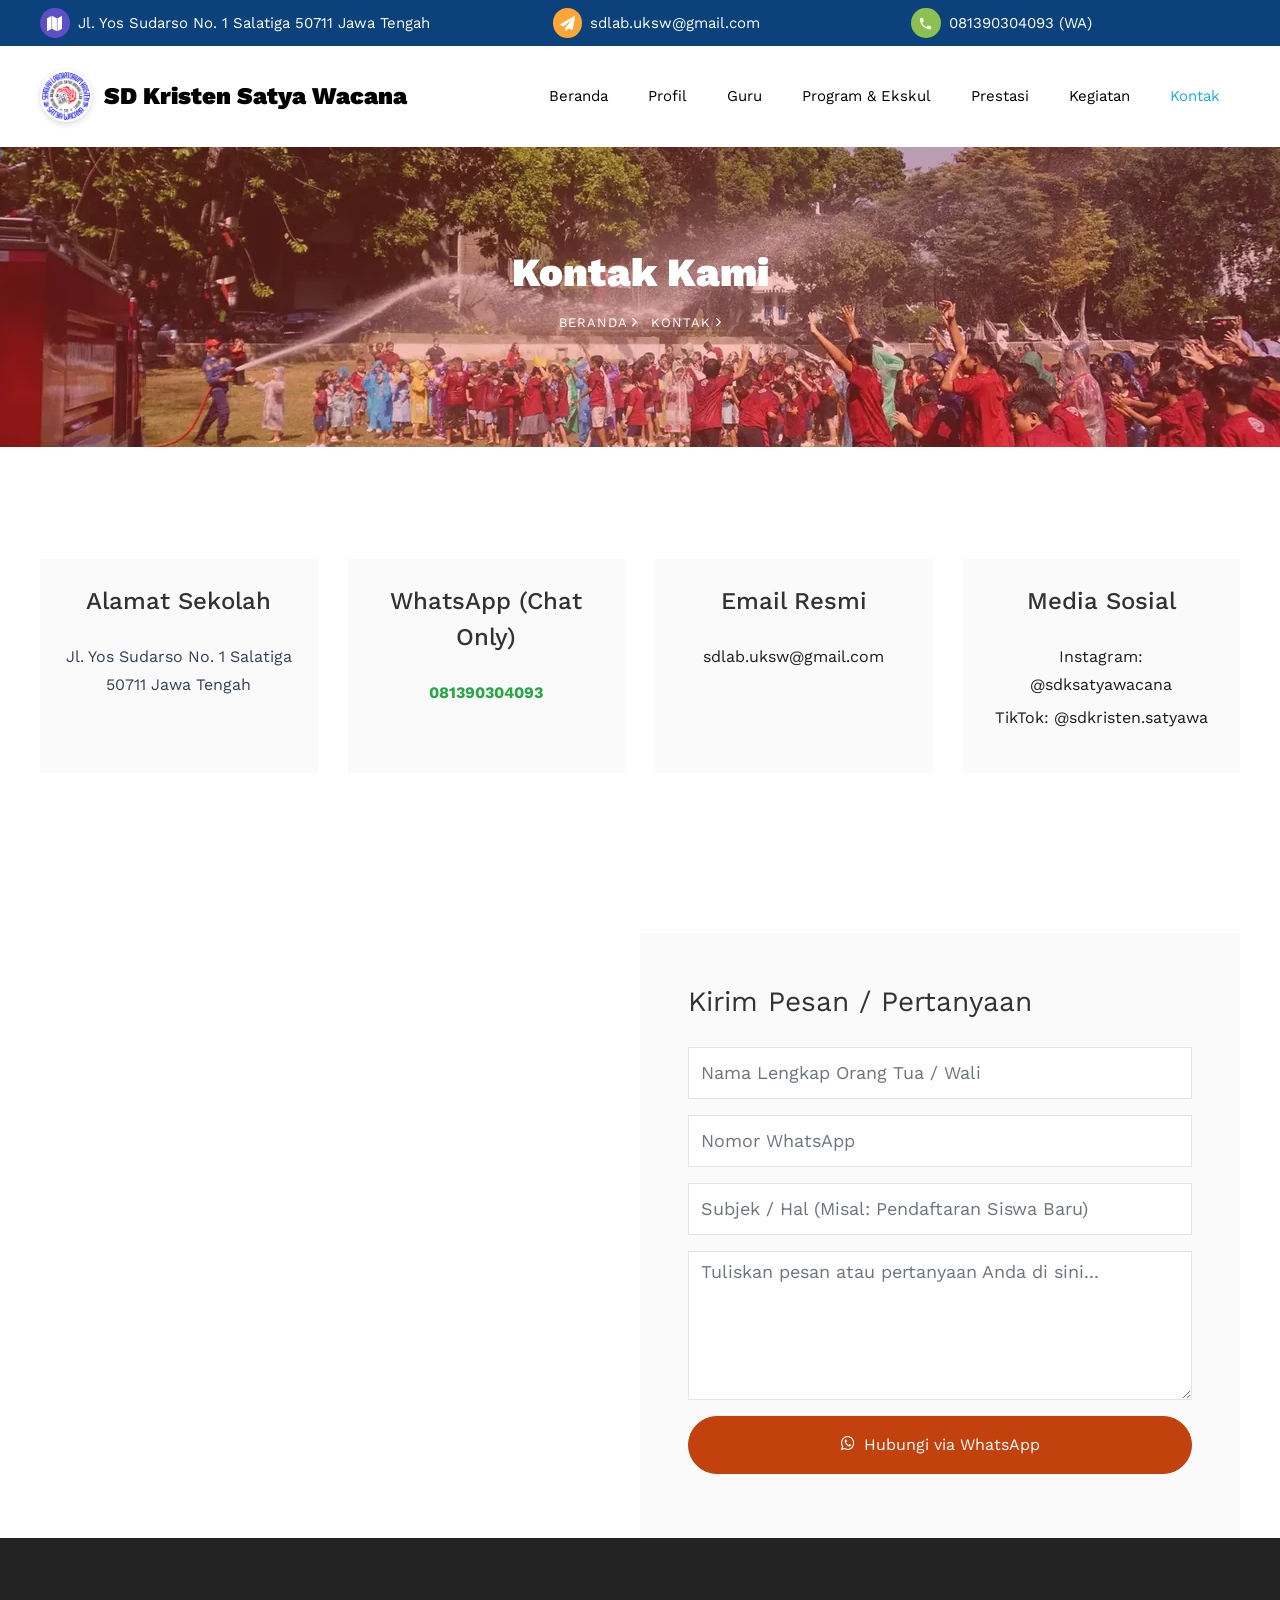
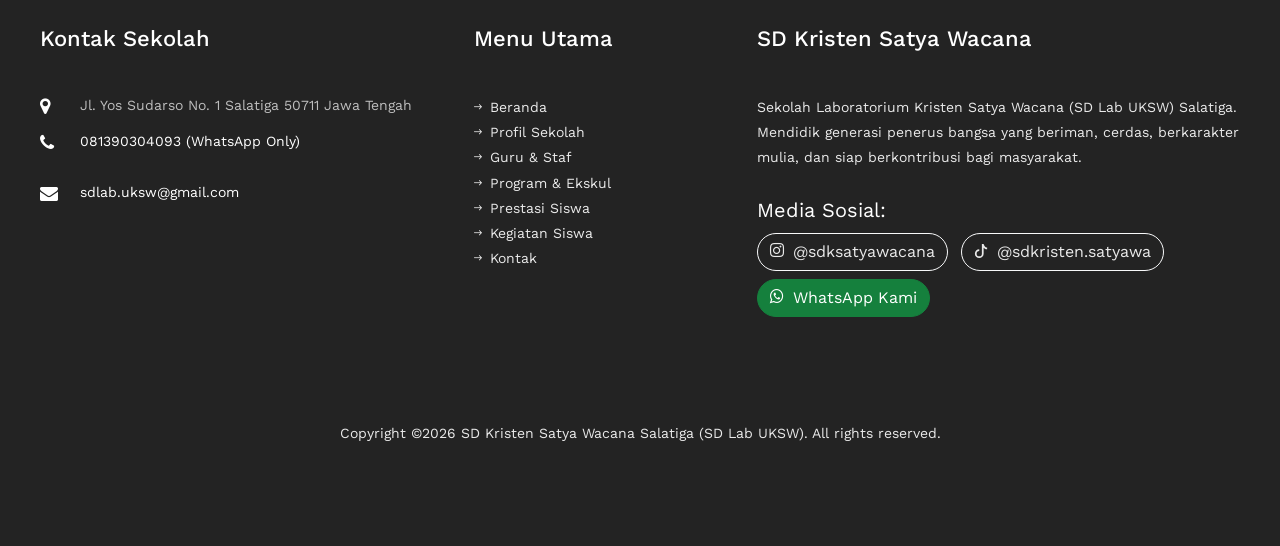
<file: contact.html>
<!DOCTYPE html>
<html lang="id">
  <head>
    <title>Kontak - SD Kristen Satya Wacana Salatiga (SD Lab UKSW)</title>
    <meta charset="utf-8">
    <meta name="viewport" content="width=device-width, initial-scale=1, shrink-to-fit=no">
    <meta name="description" content="Kontak resmi, alamat lokasi, peta Google Maps, dan informasi pendaftaran PPDB SD Kristen Satya Wacana Salatiga (SD Lab UKSW).">
    <link rel="icon" type="image/png" href="images/logo.png">
    <link rel="preconnect" href="https://fonts.gstatic.com" crossorigin>
    <link href="https://fonts.googleapis.com/css?family=Work+Sans:100,200,300,400,500,600,700,800,900&display=swap" rel="stylesheet">
    <link href="https://fonts.googleapis.com/css?family=Fredericka+the+Great&display=swap" rel="stylesheet">

    <link rel="stylesheet" href="css/open-iconic-bootstrap.min.css">
    <link rel="stylesheet" href="css/animate.css">
    
    <link rel="stylesheet" href="css/owl.carousel.min.css">
    <link rel="stylesheet" href="css/owl.theme.default.min.css">
    <link rel="stylesheet" href="css/magnific-popup.css">


    <link rel="stylesheet" href="css/ionicons.min.css">
    
    <link rel="stylesheet" href="css/flaticon.css">
    <link rel="stylesheet" href="css/icomoon.css">
    <link rel="stylesheet" href="css/style.css">
      <script type="speculationrules">
    {
      "prerender": [
        {
          "source": "list",
          "urls": ["index.html", "about.html", "courses.html", "prestasi.html", "teacher.html", "blog.html", "contact.html"],
          "eagerness": "moderate"
        }
      ]
    }
    </script>
  </head>
  <body>
	  <div class="py-2 bg-primary">
    	<div class="container">
    		<div class="row no-gutters d-flex align-items-start align-items-center px-3 px-md-0">
	    		<div class="col-lg-12 d-block">
		    		<div class="row d-flex">
			    		<div class="col-md-5 pr-4 d-flex topper align-items-center">
			    			<div class="icon bg-fifth mr-2 d-flex justify-content-center align-items-center"><span class="icon-map"></span></div>
						    <span class="text">Jl. Yos Sudarso No. 1 Salatiga 50711 Jawa Tengah</span>
					    </div>
					    <div class="col-md pr-4 d-flex topper align-items-center">
					    	<div class="icon bg-secondary mr-2 d-flex justify-content-center align-items-center"><span class="icon-paper-plane"></span></div>
						    <span class="text"><a href="mailto:sdlab.uksw@gmail.com" class="text-white">sdlab.uksw@gmail.com</a></span>
					    </div>
					    <div class="col-md pr-4 d-flex topper align-items-center">
					    	<div class="icon bg-tertiary mr-2 d-flex justify-content-center align-items-center"><span class="icon-phone2"></span></div>
						    <span class="text"><a href="https://wa.me/6281390304093" target="_blank" class="text-white">081390304093 (WA)</a></span>
					    </div>
				    </div>
			    </div>
		    </div>
		  </div>
    </div>
    <nav class="navbar navbar-expand-lg navbar-dark bg-dark ftco_navbar ftco-navbar-light" id="ftco-navbar">
	    <div class="container d-flex align-items-center">
	    	<a class="navbar-brand d-flex align-items-center" href="index.html">
	    		<img src="images/logo.webp" alt="Logo SD Kristen Satya Wacana" onerror="this.src='images/logo.png';" width="52" height="52" style="height: 52px; width: 52px; margin-right: 12px; border-radius: 50%; object-fit: contain; background: #fff; padding: 2px; box-shadow: 0 2px 6px rgba(0,0,0,0.15);">
	    		<span>SD Kristen Satya Wacana</span>
	    	</a>
				<button class="navbar-toggler" type="button" data-toggle="collapse" data-target="#ftco-nav" aria-controls="ftco-nav" aria-expanded="false" aria-label="Navigasi Menu Utama">
	        <span class="oi oi-menu"></span> Menu
	      </button>
	      <div class="collapse navbar-collapse" id="ftco-nav">
	        <ul class="navbar-nav ml-auto">
	        	<li class="nav-item"><a href="index.html" class="nav-link pl-0">Beranda</a></li>
	        	<li class="nav-item"><a href="about.html" class="nav-link">Profil</a></li>
	        	<li class="nav-item"><a href="teacher.html" class="nav-link">Guru</a></li>
	        	<li class="nav-item"><a href="courses.html" class="nav-link">Program &amp; Ekskul</a></li>
	        	<li class="nav-item"><a href="prestasi.html" class="nav-link">Prestasi</a></li>
	        	<li class="nav-item"><a href="blog.html" class="nav-link">Kegiatan</a></li>
	          <li class="nav-item active"><a href="contact.html" class="nav-link">Kontak</a></li>
	        </ul>
	      </div>
	    </div>
	  </nav>
    <!-- END nav -->
    <main id="main">
    
    <section class="hero-wrap hero-wrap-2" style="background-image: url('images/hero_2.webp');">
      <div class="overlay"></div>
      <div class="container">
        <div class="row no-gutters slider-text align-items-center justify-content-center">
          <div class="col-md-9 text-center">
            <h1 class="mb-2 bread">Kontak Kami</h1>
            <p class="breadcrumbs"><span class="mr-2"><a href="index.html">Beranda <i class="ion-ios-arrow-forward"></i></a></span> <span>Kontak <i class="ion-ios-arrow-forward"></i></span></p>
          </div>
        </div>
      </div>
    </section>

    <section class="ftco-section contact-section">
      <div class="container">
        <div class="row d-flex mb-5 contact-info">
          <div class="col-md-3 d-flex">
          	<div class="bg-light align-self-stretch box p-4 text-center">
          		<h3 class="mb-4">Alamat Sekolah</h3>
	            <p>Jl. Yos Sudarso No. 1 Salatiga 50711 Jawa Tengah</p>
	          </div>
          </div>
          <div class="col-md-3 d-flex">
          	<div class="bg-light align-self-stretch box p-4 text-center">
          		<h3 class="mb-4">WhatsApp (Chat Only)</h3>
	            <p><a href="https://wa.me/6281390304093" target="_blank" class="font-weight-bold text-success">081390304093</a></p>
	          </div>
          </div>
          <div class="col-md-3 d-flex">
          	<div class="bg-light align-self-stretch box p-4 text-center">
          		<h3 class="mb-4">Email Resmi</h3>
	            <p><a href="mailto:sdlab.uksw@gmail.com">sdlab.uksw@gmail.com</a></p>
	          </div>
          </div>
          <div class="col-md-3 d-flex">
          	<div class="bg-light align-self-stretch box p-4 text-center">
          		<h3 class="mb-4">Media Sosial</h3>
	            <p><a href="https://instagram.com/sdksatyawacana" target="_blank">Instagram: @sdksatyawacana</a><br><a href="https://www.tiktok.com/@sdkristen.satyawa" target="_blank" class="mt-1 d-inline-block">TikTok: @sdkristen.satyawa</a></p>
	          </div>
          </div>
        </div>
      </div>
    </section>
		
		<section class="ftco-section ftco-no-pt ftco-no-pb contact-section">
			<div class="container">
				<div class="row d-flex align-items-stretch no-gutters">
					<div class="col-md-6 p-4 p-md-5 order-md-last bg-light">
						<h3 class="mb-4">Kirim Pesan / Pertanyaan</h3>
						<form action="https://wa.me/6281390304093" target="_blank">
              <div class="form-group">
                <input type="text" class="form-control" placeholder="Nama Lengkap Orang Tua / Wali">
              </div>
              <div class="form-group">
                <input type="text" class="form-control" placeholder="Nomor WhatsApp">
              </div>
              <div class="form-group">
                <input type="text" class="form-control" placeholder="Subjek / Hal (Misal: Pendaftaran Siswa Baru)">
              </div>
              <div class="form-group">
                <textarea name="" id="" cols="30" rows="5" class="form-control" placeholder="Tuliskan pesan atau pertanyaan Anda di sini..."></textarea>
              </div>
              <div class="form-group">
                <a href="https://wa.me/6281390304093?text=Halo%20Admin%20SD%20Kristen%20Satya%20Wacana,%20saya%20ingin%20berkonsultasi" target="_blank" class="btn btn-secondary py-3 px-5 btn-block">
                	<span class="icon-whatsapp mr-1"></span> Hubungi via WhatsApp
                </a>
              </div>
            </form>
					</div>
					<div class="col-md-6 d-flex align-items-stretch">
						<iframe 
							src="https://www.google.com/maps/embed?pb=!1m18!1m12!1m3!1d3957.514472098256!2d110.50152537483907!3d-7.295963992711681!2m3!1f0!2f0!3f0!3m2!1i1024!2i768!4f13.1!3m3!1m2!1s0x2e7a7837d2f9a91d%3A0xc3f8e56149488a08!2sJl.%20Yos%20Sudarso%20No.1%2C%20Salatiga%2C%20Kec.%20Sidorejo%2C%20Kota%20Salatiga%2C%20Jawa%20Tengah%2050711!5e0!3m2!1sid!2sid!4v1727265000000!5m2!1sid!2sid" 
							width="100%" 
							height="100%" 
							style="border:0; min-height: 400px;" 
							allowfullscreen="" 
							loading="lazy" 
							referrerpolicy="no-referrer-when-downgrade">
						</iframe>
					</div>
				</div>
			</div>
		</section>

    </main>

    <footer class="ftco-footer ftco-bg-dark ftco-section">
      <div class="container">
        <div class="row mb-5">
          <div class="col-md-6 col-lg-4">
            <div class="ftco-footer-widget mb-5">
            	<h2 class="ftco-heading-2">Kontak Sekolah</h2>
            	<div class="block-23 mb-3">
	              <ul>
	                <li><span class="icon icon-map-marker"></span><span class="text">Jl. Yos Sudarso No. 1 Salatiga 50711 Jawa Tengah</span></li>
	                <li><a href="https://wa.me/6281390304093" target="_blank"><span class="icon icon-phone"></span><span class="text">081390304093 (WhatsApp Only)</span></a></li>
	                <li><a href="mailto:sdlab.uksw@gmail.com"><span class="icon icon-envelope"></span><span class="text">sdlab.uksw@gmail.com</span></a></li>
	              </ul>
	            </div>
            </div>
          </div>
          <div class="col-md-6 col-lg-3">
            <div class="ftco-footer-widget mb-5 ml-md-4">
              <h2 class="ftco-heading-2">Menu Utama</h2>
              <ul class="list-unstyled">
                <li><a href="index.html"><span class="ion-ios-arrow-round-forward mr-2"></span>Beranda</a></li>
                <li><a href="about.html"><span class="ion-ios-arrow-round-forward mr-2"></span>Profil Sekolah</a></li>
                <li><a href="teacher.html"><span class="ion-ios-arrow-round-forward mr-2"></span>Guru &amp; Staf</a></li>
                <li><a href="courses.html"><span class="ion-ios-arrow-round-forward mr-2"></span>Program &amp; Ekskul</a></li>
                <li><a href="prestasi.html"><span class="ion-ios-arrow-round-forward mr-2"></span>Prestasi Siswa</a></li>
                <li><a href="blog.html"><span class="ion-ios-arrow-round-forward mr-2"></span>Kegiatan Siswa</a></li>
                <li><a href="contact.html"><span class="ion-ios-arrow-round-forward mr-2"></span>Kontak</a></li>
              </ul>
            </div>
          </div>
          <div class="col-md-6 col-lg-5">
            <div class="ftco-footer-widget mb-5">
            	<h2 class="ftco-heading-2">SD Kristen Satya Wacana</h2>
            	<p>Sekolah Laboratorium Kristen Satya Wacana (SD Lab UKSW) Salatiga. Mendidik generasi penerus bangsa yang beriman, cerdas, berkarakter mulia, dan siap berkontribusi bagi masyarakat.</p>
            	<div class="mt-4">
            		<h5 class="text-white mb-2">Media Sosial:</h5>
            		<a href="https://instagram.com/sdksatyawacana" target="_blank" class="btn btn-outline-light mr-2 mb-2"><span class="icon-instagram mr-1"></span> @sdksatyawacana</a>
            		<a href="https://www.tiktok.com/@sdkristen.satyawa" target="_blank" class="btn btn-outline-light mr-2 mb-2"><svg xmlns="http://www.w3.org/2000/svg" width="14" height="14" fill="currentColor" class="mr-1" viewBox="0 0 16 16" style="vertical-align: -1px;"><path d="M9 0h1.98c.144.715.54 1.617 1.235 2.512C12.895 3.389 13.797 4 15 4v2c-1.753 0-3.07-.814-4-1.829V11a5 5 0 1 1-5-5v2a3 3 0 1 0 3 3V0Z"/></svg> @sdkristen.satyawa</a>
            		<a href="https://wa.me/6281390304093" target="_blank" class="btn btn-success mb-2"><span class="icon-whatsapp mr-1"></span> WhatsApp Kami</a>
            	</div>
            </div>
          </div>
        </div>
        <div class="row">
          <div class="col-md-12 text-center">
            <p>Copyright &copy;<script>document.write(new Date().getFullYear());</script> SD Kristen Satya Wacana Salatiga (SD Lab UKSW). All rights reserved.</p>
          </div>
        </div>
      </div>
    </footer>
    
  <!-- loader -->
  <div id="ftco-loader" class="fullscreen"><svg class="circular" width="48px" height="48px"><circle class="path-bg" cx="24" cy="24" r="22" fill="none" stroke-width="4" stroke="#eeeeee"/><circle class="path" cx="24" cy="24" r="22" fill="none" stroke-width="4" stroke-miterlimit="10" stroke="#F96D00"/></svg></div>

  <script src="js/jquery.min.js"></script>
  <script src="js/popper.min.js"></script>
  <script src="js/bootstrap.min.js"></script>
  <script src="js/jquery.easing.1.3.min.js"></script>
  <script src="js/jquery.waypoints.min.js"></script>
  <script src="js/jquery.stellar.min.js"></script>
  <script src="js/owl.carousel.min.js"></script>
  <script src="js/jquery.magnific-popup.min.js"></script>
  <script src="js/jquery.animateNumber.min.js"></script>
  <script src="js/scrollax.min.js"></script>
  <script src="js/main.js"></script>
    
    <script src="js/instantpage.min.js" type="module"></script>
</body>
</html>
</file>
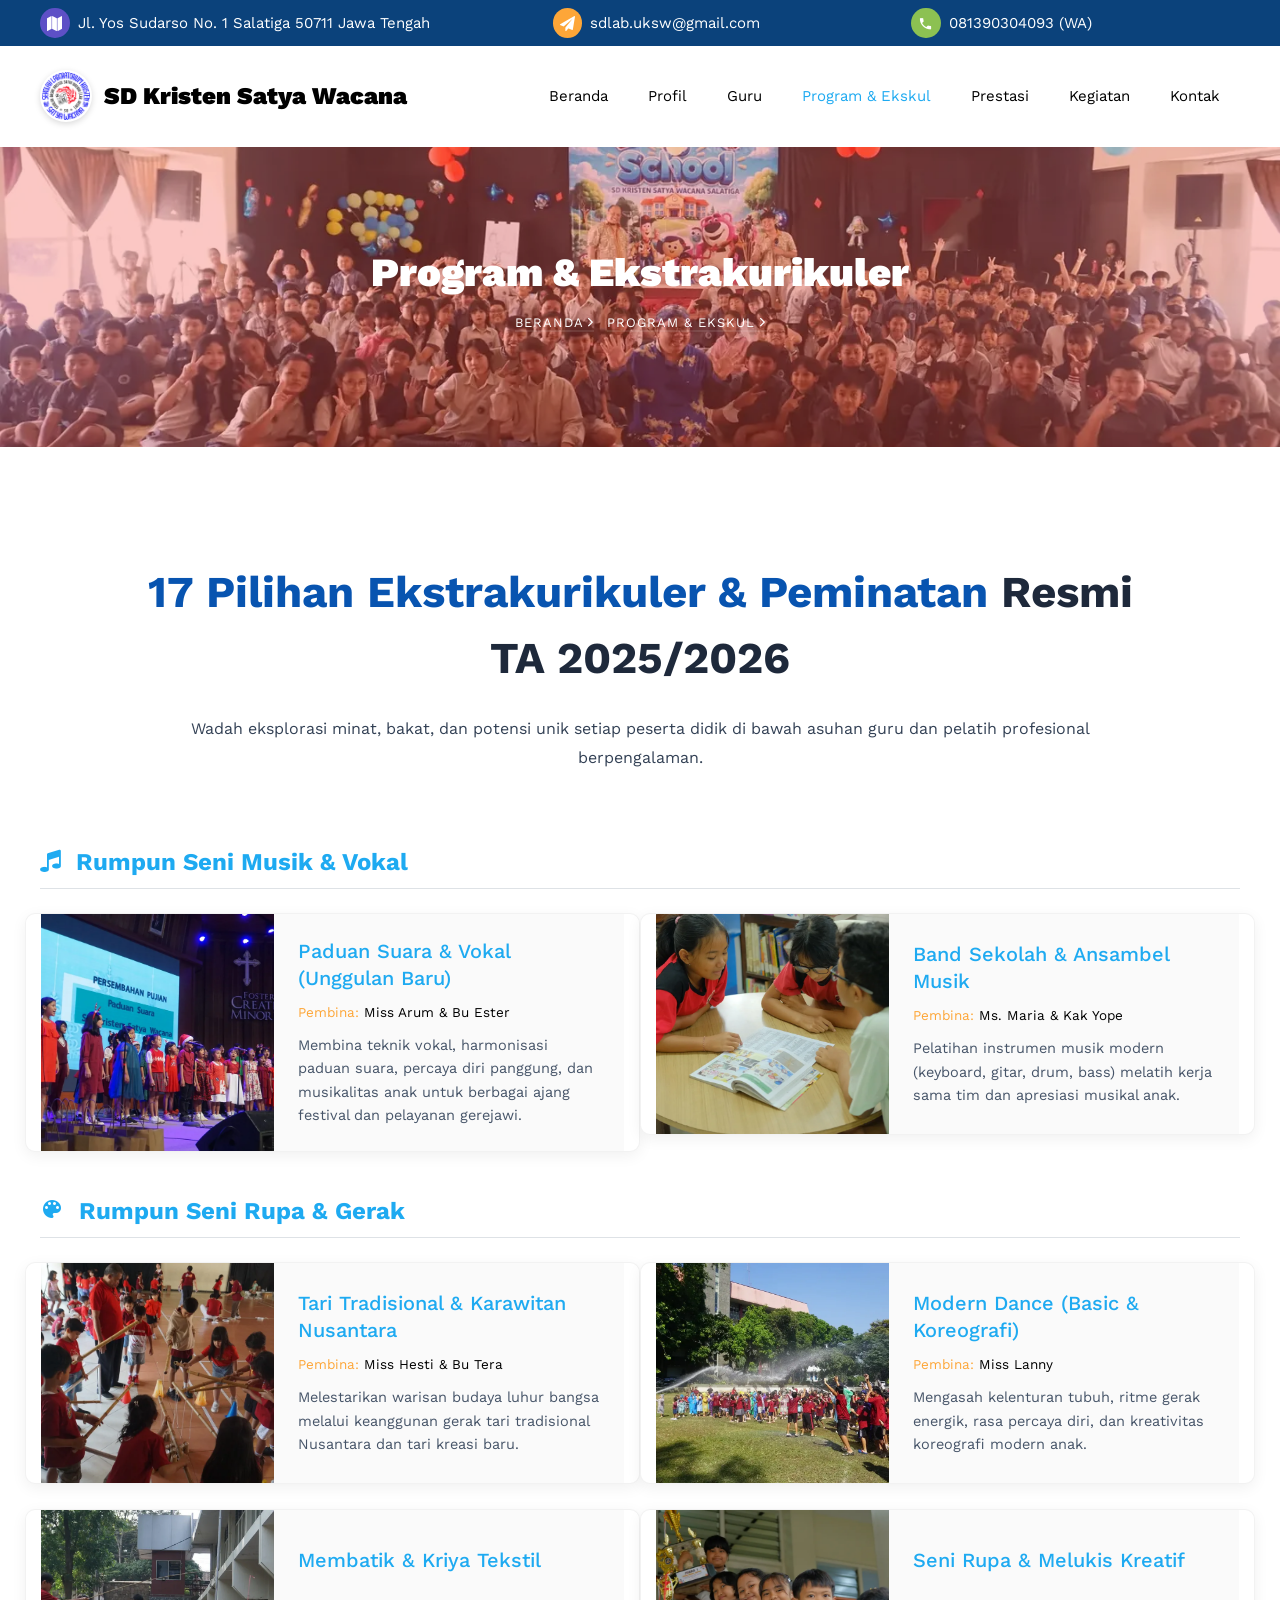
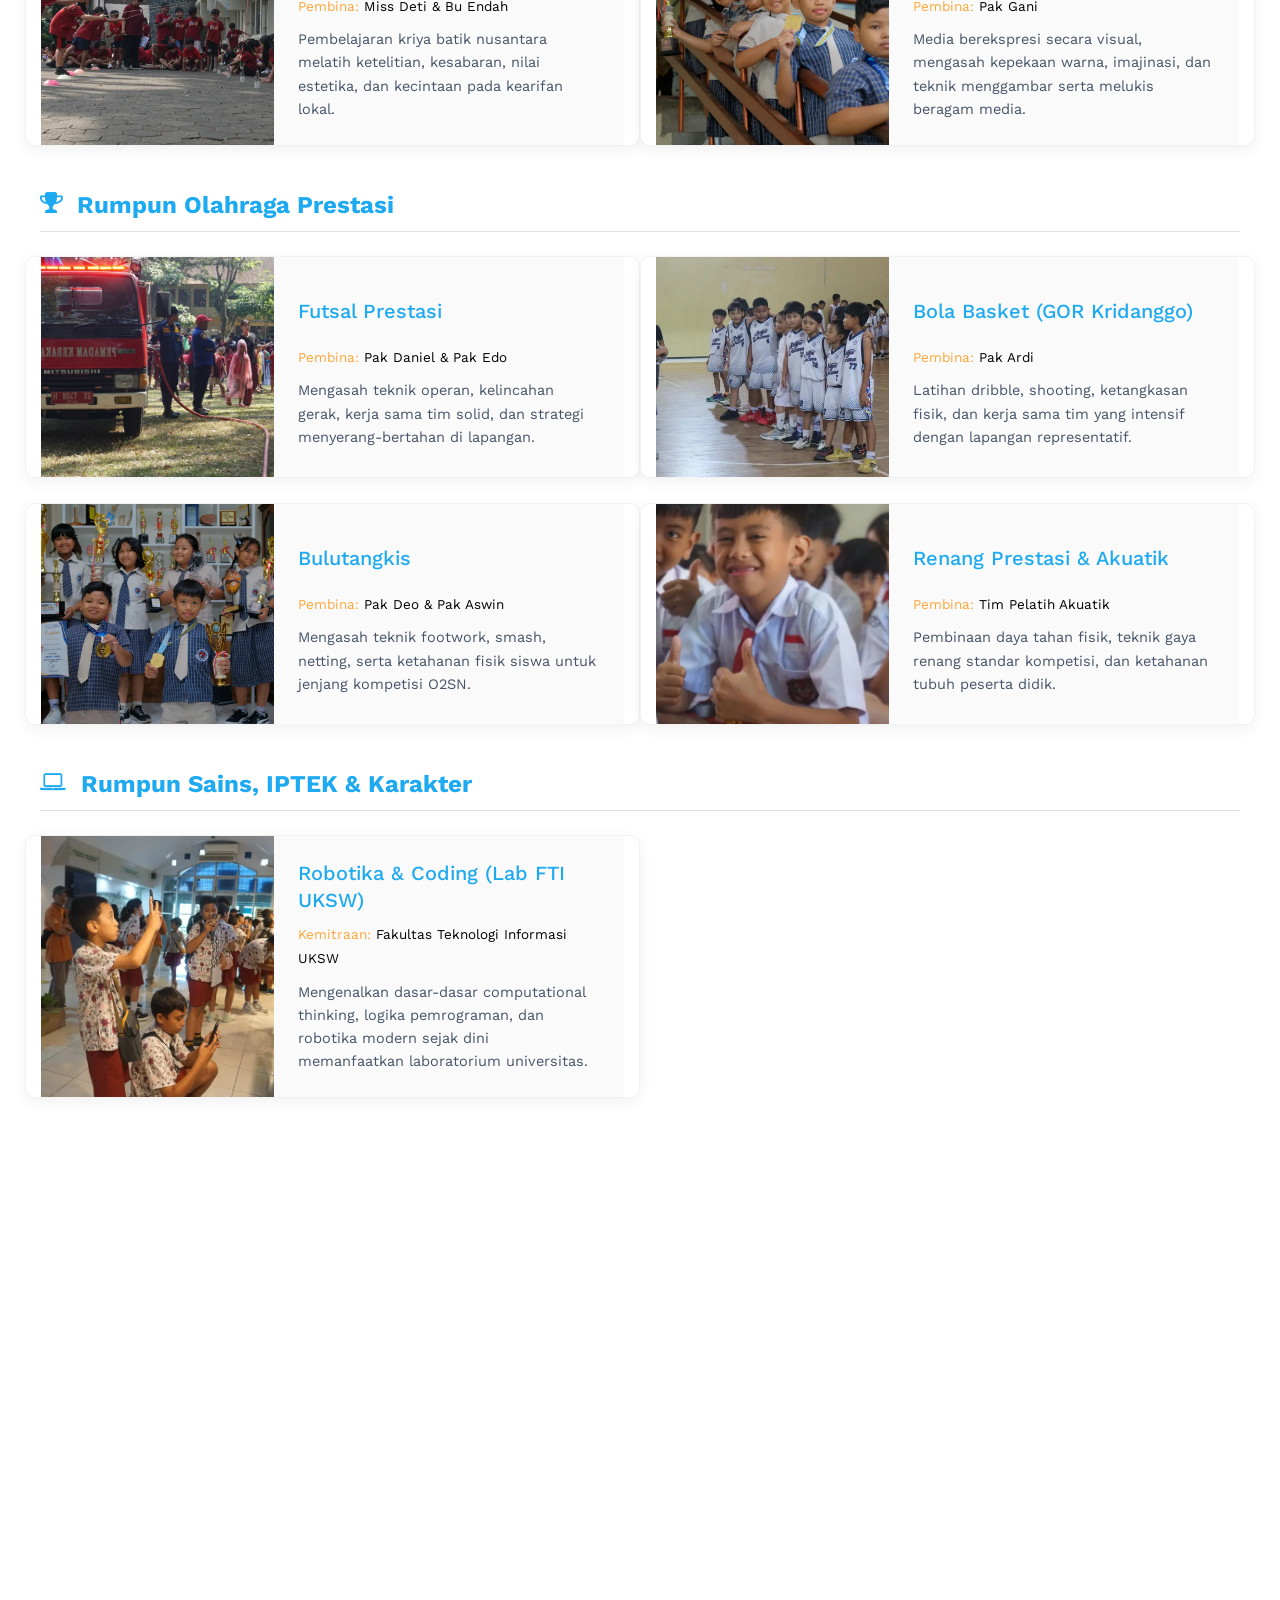
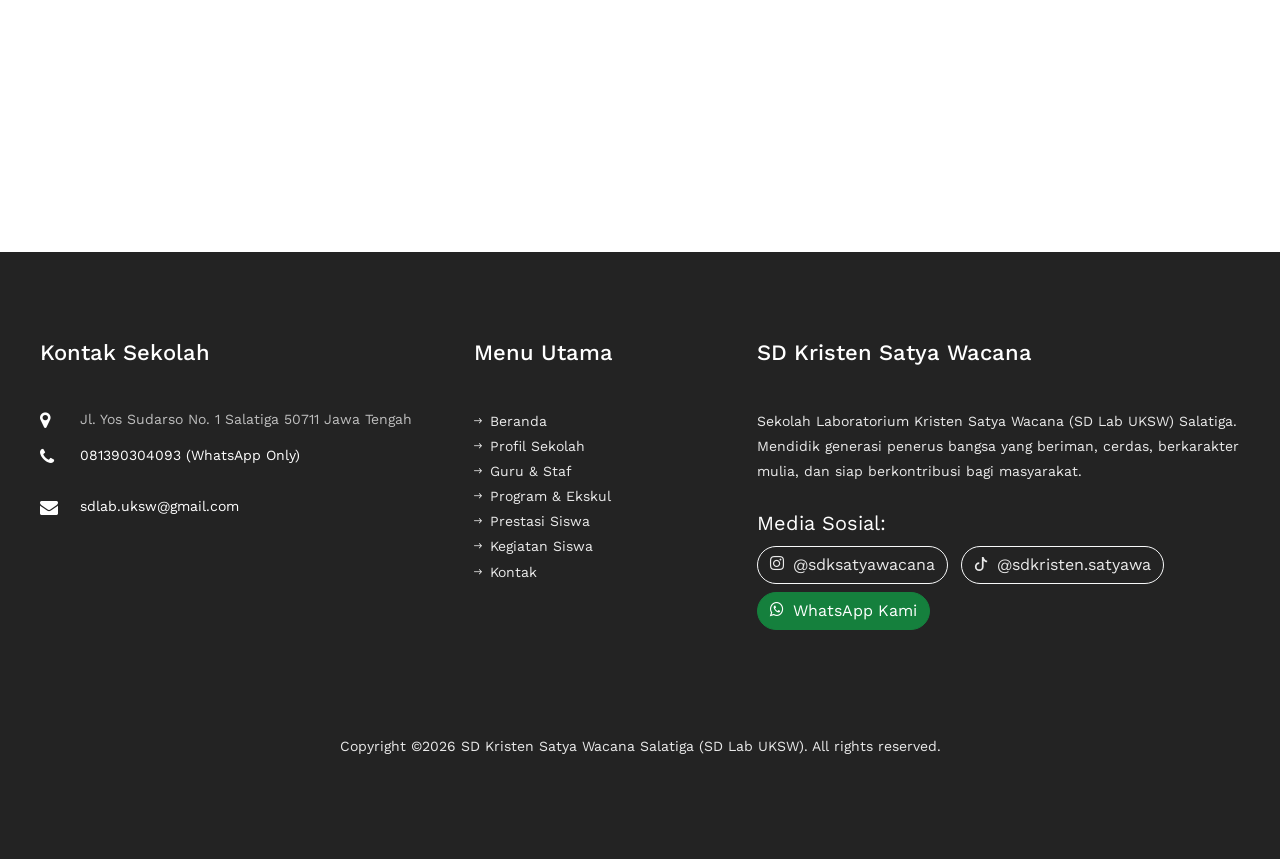
<file: courses.html>
<!DOCTYPE html>
<html lang="id">
  <head>
    <title>Program &amp; Ekstrakurikuler - SD Kristen Satya Wacana Salatiga (SD Lab UKSW)</title>
    <meta charset="utf-8">
    <meta name="viewport" content="width=device-width, initial-scale=1, shrink-to-fit=no">
    <meta name="description" content="Program unggulan Kurikulum Merdeka dan ekstrakurikuler SD Kristen Satya Wacana Salatiga: Robotika, Paduan Suara, Basket, Pramuka, dan percakapan Bahasa Jepang.">
    <link rel="icon" type="image/png" href="images/logo.png">
    <link rel="preconnect" href="https://fonts.gstatic.com" crossorigin>
    <link href="https://fonts.googleapis.com/css?family=Work+Sans:100,200,300,400,500,600,700,800,900&display=swap" rel="stylesheet">
    <link href="https://fonts.googleapis.com/css?family=Fredericka+the+Great&display=swap" rel="stylesheet">

    <link rel="stylesheet" href="css/open-iconic-bootstrap.min.css">
    <link rel="stylesheet" href="css/animate.css">
    
    <link rel="stylesheet" href="css/owl.carousel.min.css">
    <link rel="stylesheet" href="css/owl.theme.default.min.css">
    <link rel="stylesheet" href="css/magnific-popup.css">


    <link rel="stylesheet" href="css/ionicons.min.css">
    
    <link rel="stylesheet" href="css/flaticon.css">
    <link rel="stylesheet" href="css/icomoon.css">
    <link rel="stylesheet" href="css/style.css">
      <script type="speculationrules">
    {
      "prerender": [
        {
          "source": "list",
          "urls": ["index.html", "about.html", "courses.html", "prestasi.html", "teacher.html", "blog.html", "contact.html"],
          "eagerness": "moderate"
        }
      ]
    }
    </script>
  </head>
  <body>
	  <div class="py-2 bg-primary">
    	<div class="container">
    		<div class="row no-gutters d-flex align-items-start align-items-center px-3 px-md-0">
	    		<div class="col-lg-12 d-block">
		    		<div class="row d-flex">
			    		<div class="col-md-5 pr-4 d-flex topper align-items-center">
			    			<div class="icon bg-fifth mr-2 d-flex justify-content-center align-items-center"><span class="icon-map"></span></div>
						    <span class="text">Jl. Yos Sudarso No. 1 Salatiga 50711 Jawa Tengah</span>
					    </div>
					    <div class="col-md pr-4 d-flex topper align-items-center">
					    	<div class="icon bg-secondary mr-2 d-flex justify-content-center align-items-center"><span class="icon-paper-plane"></span></div>
						    <span class="text"><a href="mailto:sdlab.uksw@gmail.com" class="text-white">sdlab.uksw@gmail.com</a></span>
					    </div>
					    <div class="col-md pr-4 d-flex topper align-items-center">
					    	<div class="icon bg-tertiary mr-2 d-flex justify-content-center align-items-center"><span class="icon-phone2"></span></div>
						    <span class="text"><a href="https://wa.me/6281390304093" target="_blank" class="text-white">081390304093 (WA)</a></span>
					    </div>
				    </div>
			    </div>
		    </div>
		  </div>
    </div>
    <nav class="navbar navbar-expand-lg navbar-dark bg-dark ftco_navbar ftco-navbar-light" id="ftco-navbar">
	    <div class="container d-flex align-items-center">
	    	<a class="navbar-brand d-flex align-items-center" href="index.html">
	    		<img src="images/logo.webp" alt="Logo SD Kristen Satya Wacana" onerror="this.src='images/logo.png';" width="52" height="52" style="height: 52px; width: 52px; margin-right: 12px; border-radius: 50%; object-fit: contain; background: #fff; padding: 2px; box-shadow: 0 2px 6px rgba(0,0,0,0.15);">
	    		<span>SD Kristen Satya Wacana</span>
	    	</a>
				<button class="navbar-toggler" type="button" data-toggle="collapse" data-target="#ftco-nav" aria-controls="ftco-nav" aria-expanded="false" aria-label="Navigasi Menu Utama">
	        <span class="oi oi-menu"></span> Menu
	      </button>
	      <div class="collapse navbar-collapse" id="ftco-nav">
	        <ul class="navbar-nav ml-auto">
	        	<li class="nav-item"><a href="index.html" class="nav-link pl-0">Beranda</a></li>
	        	<li class="nav-item"><a href="about.html" class="nav-link">Profil</a></li>
	        	<li class="nav-item"><a href="teacher.html" class="nav-link">Guru</a></li>
	        	<li class="nav-item active"><a href="courses.html" class="nav-link">Program &amp; Ekskul</a></li>
	        	<li class="nav-item"><a href="prestasi.html" class="nav-link">Prestasi</a></li>
	        	<li class="nav-item"><a href="blog.html" class="nav-link">Kegiatan</a></li>
	          <li class="nav-item"><a href="contact.html" class="nav-link">Kontak</a></li>
	        </ul>
	      </div>
	    </div>
	  </nav>
    <!-- END nav -->
    <main id="main">
    
    <section class="hero-wrap hero-wrap-2" style="background-image: url('images/hero_3.webp');">
      <div class="overlay"></div>
      <div class="container">
        <div class="row no-gutters slider-text align-items-center justify-content-center">
          <div class="col-md-9 text-center">
            <h1 class="mb-2 bread">Program &amp; Ekstrakurikuler</h1>
            <p class="breadcrumbs"><span class="mr-2"><a href="index.html">Beranda <i class="ion-ios-arrow-forward"></i></a></span> <span>Program &amp; Ekskul <i class="ion-ios-arrow-forward"></i></span></p>
          </div>
        </div>
      </div>
    </section>
		
				<section class="ftco-section">
			<div class="container">
				<div class="row justify-content-center mb-5 pb-2">
          <div class="col-md-10 text-center heading-section ftco-animate">
            <h2 class="mb-4"><span>17 Pilihan Ekstrakurikuler &amp; Peminatan</span> Resmi TA 2025/2026</h2>
            <p>Wadah eksplorasi minat, bakat, dan potensi unik setiap peserta didik di bawah asuhan guru dan pelatih profesional berpengalaman.</p>
          </div>
        </div>	

        <!-- RUMPUN 1: SENI MUSIK & SUARA -->
        <div class="row mb-3">
          <div class="col-12"><h4 class="text-primary font-weight-bold border-bottom pb-2 mb-4"><span class="icon-music mr-2"></span> Rumpun Seni Musik &amp; Vokal</h4></div>
          <div class="col-md-6 course d-lg-flex ftco-animate">
            <div class="img" style="background-image: url('images/eskulpaduan suara.webp');"></div>
            <div class="text bg-light p-4">
              <h3><a href="#">Paduan Suara &amp; Vokal (Unggulan Baru)</a></h3>
              <p class="subheading"><span>Pembina:</span> Miss Arum &amp; Bu Ester</p>
              <p>Membina teknik vokal, harmonisasi paduan suara, percaya diri panggung, dan musikalitas anak untuk berbagai ajang festival dan pelayanan gerejawi.</p>
            </div>
          </div>
          <div class="col-md-6 course d-lg-flex ftco-animate">
            <div class="img" style="background-image: url(images/about_perpus_2.webp);"></div>
            <div class="text bg-light p-4">
              <h3><a href="#">Band Sekolah &amp; Ansambel Musik</a></h3>
              <p class="subheading"><span>Pembina:</span> Ms. Maria &amp; Kak Yope</p>
              <p>Pelatihan instrumen musik modern (keyboard, gitar, drum, bass) melatih kerja sama tim dan apresiasi musikal anak.</p>
            </div>
          </div>
        </div>

        <!-- RUMPUN 2: SENI TARI & SENI RUPA -->
        <div class="row mb-3">
          <div class="col-12"><h4 class="text-primary font-weight-bold border-bottom pb-2 mb-4"><span class="icon-palette mr-2"></span> Rumpun Seni Rupa &amp; Gerak</h4></div>
          <div class="col-md-6 course d-lg-flex ftco-animate">
            <div class="img" style="background-image: url(images/kegiatan_17an_1.webp);"></div>
            <div class="text bg-light p-4">
              <h3><a href="#">Tari Tradisional &amp; Karawitan Nusantara</a></h3>
              <p class="subheading"><span>Pembina:</span> Miss Hesti &amp; Bu Tera</p>
              <p>Melestarikan warisan budaya luhur bangsa melalui keanggunan gerak tari tradisional Nusantara dan tari kreasi baru.</p>
            </div>
          </div>
          <div class="col-md-6 course d-lg-flex ftco-animate">
            <div class="img" style="background-image: url(images/hero_2.webp);"></div>
            <div class="text bg-light p-4">
              <h3><a href="#">Modern Dance (Basic &amp; Koreografi)</a></h3>
              <p class="subheading"><span>Pembina:</span> Miss Lanny</p>
              <p>Mengasah kelenturan tubuh, ritme gerak energik, rasa percaya diri, dan kreativitas koreografi modern anak.</p>
            </div>
          </div>
          <div class="col-md-6 course d-lg-flex ftco-animate">
            <div class="img" style="background-image: url(images/hero_1.webp);"></div>
            <div class="text bg-light p-4">
              <h3><a href="#">Membatik &amp; Kriya Tekstil</a></h3>
              <p class="subheading"><span>Pembina:</span> Miss Deti &amp; Bu Endah</p>
              <p>Pembelajaran kriya batik nusantara melatih ketelitian, kesabaran, nilai estetika, dan kecintaan pada kearifan lokal.</p>
            </div>
          </div>
          <div class="col-md-6 course d-lg-flex ftco-animate">
            <div class="img" style="background-image: url(images/prestasi_tangga.webp);"></div>
            <div class="text bg-light p-4">
              <h3><a href="#">Seni Rupa &amp; Melukis Kreatif</a></h3>
              <p class="subheading"><span>Pembina:</span> Pak Gani</p>
              <p>Media berekspresi secara visual, mengasah kepekaan warna, imajinasi, dan teknik menggambar serta melukis beragam media.</p>
            </div>
          </div>
        </div>

        <!-- RUMPUN 3: OLAHRAGA PRESTASI -->
        <div class="row mb-3">
          <div class="col-12"><h4 class="text-primary font-weight-bold border-bottom pb-2 mb-4"><span class="icon-trophy mr-2"></span> Rumpun Olahraga Prestasi</h4></div>
          <div class="col-md-6 course d-lg-flex ftco-animate">
            <div class="img" style="background-image: url(images/edukasi_damkar_3.webp);"></div>
            <div class="text bg-light p-4">
              <h3><a href="#">Futsal Prestasi</a></h3>
              <p class="subheading"><span>Pembina:</span> Pak Daniel &amp; Pak Edo</p>
              <p>Mengasah teknik operan, kelincahan gerak, kerja sama tim solid, dan strategi menyerang-bertahan di lapangan.</p>
            </div>
          </div>
          <div class="col-md-6 course d-lg-flex ftco-animate">
            <div class="img" style="background-image: url('images/eskulbasket.webp');"></div>
            <div class="text bg-light p-4">
              <h3><a href="#">Bola Basket (GOR Kridanggo)</a></h3>
              <p class="subheading"><span>Pembina:</span> Pak Ardi</p>
              <p>Latihan dribble, shooting, ketangkasan fisik, dan kerja sama tim yang intensif dengan lapangan representatif.</p>
            </div>
          </div>
          <div class="col-md-6 course d-lg-flex ftco-animate">
            <div class="img" style="background-image: url(images/prestasi_piala_1.webp);"></div>
            <div class="text bg-light p-4">
              <h3><a href="#">Bulutangkis</a></h3>
              <p class="subheading"><span>Pembina:</span> Pak Deo &amp; Pak Aswin</p>
              <p>Mengasah teknik footwork, smash, netting, serta ketahanan fisik siswa untuk jenjang kompetisi O2SN.</p>
            </div>
          </div>
          <div class="col-md-6 course d-lg-flex ftco-animate">
            <div class="img" style="background-image: url(images/student_single.webp);"></div>
            <div class="text bg-light p-4">
              <h3><a href="#">Renang Prestasi &amp; Akuatik</a></h3>
              <p class="subheading"><span>Pembina:</span> Tim Pelatih Akuatik</p>
              <p>Pembinaan daya tahan fisik, teknik gaya renang standar kompetisi, dan ketahanan tubuh peserta didik.</p>
            </div>
          </div>
        </div>

        <!-- RUMPUN 4: IPTEK, BAHASA, LOGIKA & KARAKTER -->
        <div class="row mb-3">
          <div class="col-12"><h4 class="text-primary font-weight-bold border-bottom pb-2 mb-4"><span class="icon-laptop mr-2"></span> Rumpun Sains, IPTEK &amp; Karakter</h4></div>
          <div class="col-md-6 course d-lg-flex ftco-animate">
            <div class="img" style="background-image: url(images/museum_sangiran.webp);"></div>
            <div class="text bg-light p-4">
              <h3><a href="#">Robotika &amp; Coding (Lab FTI UKSW)</a></h3>
              <p class="subheading"><span>Kemitraan:</span> Fakultas Teknologi Informasi UKSW</p>
              <p>Mengenalkan dasar-dasar computational thinking, logika pemrograman, dan robotika modern sejak dini memanfaatkan laboratorium universitas.</p>
            </div>
          </div>
          <div class="col-md-6 course d-lg-flex ftco-animate">
            <div class="img" style="background-image: url(images/about_perpus_1.webp);"></div>
            <div class="text bg-light p-4">
              <h3><a href="#">English Club (Speaking &amp; Storytelling)</a></h3>
              <p class="subheading"><span>Pembina:</span> Miss Dyah</p>
              <p>Meningkatkan rasa percaya diri bertutur kata bahasa Inggris, pemahaman lintas budaya, serta keterampilan storytelling.</p>
            </div>
          </div>
          <div class="col-md-6 course d-lg-flex ftco-animate">
            <div class="img" style="background-image: url(images/solo_safari_3.webp);"></div>
            <div class="text bg-light p-4">
              <h3><a href="#">Klub Sains Cilik (Mitra FSM UKSW)</a></h3>
              <p class="subheading"><span>Kemitraan:</span> Fakultas Sains &amp; Matematika UKSW</p>
              <p>Eksperimen sains sederhana, observasi alam, serta persiapan olimpiade OSN sains dan matematika tingkat kota/provinsi.</p>
            </div>
          </div>
          <div class="col-md-6 course d-lg-flex ftco-animate">
            <div class="img" style="background-image: url(images/edukasi_bencana_1.webp);"></div>
            <div class="text bg-light p-4">
              <h3><a href="#">Catur &amp; Asah Nalar Strategis</a></h3>
              <p class="subheading"><span>Pembina:</span> Pak Pras</p>
              <p>Melatih daya konsentrasi tinggi, kesabaran, kemampuan antisipasi langkah, dan pemecahan masalah secara logis.</p>
            </div>
          </div>
          <div class="col-md-6 course d-lg-flex ftco-animate">
            <div class="img" style="background-image: url('images/jepang ngajar3.webp');"></div>
            <div class="text bg-light p-4">
              <h3><a href="#">Kelas Bahasa &amp; Budaya Jepang</a></h3>
              <p class="subheading"><span>Kemitraan:</span> Kwansei Gakuin University, Jepang</p>
              <p>Pengenalan percakapan bahasa Jepang dasar, tulisan Hiragana/Katakana, serta eksplorasi kebudayaan Jepang langsung bersama pengajar dan mahasiswa tamu internasional.</p>
            </div>
          </div>
          <div class="col-md-6 course d-lg-flex ftco-animate">
            <div class="img" style="background-image: url('images/eskul pramuka.webp');"></div>
            <div class="text bg-light p-4">
              <h3><a href="#">Pramuka Siaga &amp; Penggalang</a></h3>
              <p class="subheading"><span>Pembina:</span> Bu Esti &amp; Miss Hesti</p>
              <p>Ekstrakurikuler wajib pembentuk jiwa patriotisme, kerja sama, kepedulian lingkungan hidup, serta kemandirian anak.</p>
            </div>
          </div>
        </div>

			</div>
		</section>

    </main>

    <footer class="ftco-footer ftco-bg-dark ftco-section">
      <div class="container">
        <div class="row mb-5">
          <div class="col-md-6 col-lg-4">
            <div class="ftco-footer-widget mb-5">
            	<h2 class="ftco-heading-2">Kontak Sekolah</h2>
            	<div class="block-23 mb-3">
	              <ul>
	                <li><span class="icon icon-map-marker"></span><span class="text">Jl. Yos Sudarso No. 1 Salatiga 50711 Jawa Tengah</span></li>
	                <li><a href="https://wa.me/6281390304093" target="_blank"><span class="icon icon-phone"></span><span class="text">081390304093 (WhatsApp Only)</span></a></li>
	                <li><a href="mailto:sdlab.uksw@gmail.com"><span class="icon icon-envelope"></span><span class="text">sdlab.uksw@gmail.com</span></a></li>
	              </ul>
	            </div>
            </div>
          </div>
          <div class="col-md-6 col-lg-3">
            <div class="ftco-footer-widget mb-5 ml-md-4">
              <h2 class="ftco-heading-2">Menu Utama</h2>
              <ul class="list-unstyled">
                <li><a href="index.html"><span class="ion-ios-arrow-round-forward mr-2"></span>Beranda</a></li>
                <li><a href="about.html"><span class="ion-ios-arrow-round-forward mr-2"></span>Profil Sekolah</a></li>
                <li><a href="teacher.html"><span class="ion-ios-arrow-round-forward mr-2"></span>Guru &amp; Staf</a></li>
                <li><a href="courses.html"><span class="ion-ios-arrow-round-forward mr-2"></span>Program &amp; Ekskul</a></li>
                <li><a href="prestasi.html"><span class="ion-ios-arrow-round-forward mr-2"></span>Prestasi Siswa</a></li>
                <li><a href="blog.html"><span class="ion-ios-arrow-round-forward mr-2"></span>Kegiatan Siswa</a></li>
                <li><a href="contact.html"><span class="ion-ios-arrow-round-forward mr-2"></span>Kontak</a></li>
              </ul>
            </div>
          </div>
          <div class="col-md-6 col-lg-5">
            <div class="ftco-footer-widget mb-5">
            	<h2 class="ftco-heading-2">SD Kristen Satya Wacana</h2>
            	<p>Sekolah Laboratorium Kristen Satya Wacana (SD Lab UKSW) Salatiga. Mendidik generasi penerus bangsa yang beriman, cerdas, berkarakter mulia, dan siap berkontribusi bagi masyarakat.</p>
            	<div class="mt-4">
            		<h5 class="text-white mb-2">Media Sosial:</h5>
            		<a href="https://instagram.com/sdksatyawacana" target="_blank" class="btn btn-outline-light mr-2 mb-2"><span class="icon-instagram mr-1"></span> @sdksatyawacana</a>
            		<a href="https://www.tiktok.com/@sdkristen.satyawa" target="_blank" class="btn btn-outline-light mr-2 mb-2"><svg xmlns="http://www.w3.org/2000/svg" width="14" height="14" fill="currentColor" class="mr-1" viewBox="0 0 16 16" style="vertical-align: -1px;"><path d="M9 0h1.98c.144.715.54 1.617 1.235 2.512C12.895 3.389 13.797 4 15 4v2c-1.753 0-3.07-.814-4-1.829V11a5 5 0 1 1-5-5v2a3 3 0 1 0 3 3V0Z"/></svg> @sdkristen.satyawa</a>
            		<a href="https://wa.me/6281390304093" target="_blank" class="btn btn-success mb-2"><span class="icon-whatsapp mr-1"></span> WhatsApp Kami</a>
            	</div>
            </div>
          </div>
        </div>
        <div class="row">
          <div class="col-md-12 text-center">
            <p>Copyright &copy;<script>document.write(new Date().getFullYear());</script> SD Kristen Satya Wacana Salatiga (SD Lab UKSW). All rights reserved.</p>
          </div>
        </div>
      </div>
    </footer>
    
  <!-- loader -->
  <div id="ftco-loader" class="fullscreen"><svg class="circular" width="48px" height="48px"><circle class="path-bg" cx="24" cy="24" r="22" fill="none" stroke-width="4" stroke="#eeeeee"/><circle class="path" cx="24" cy="24" r="22" fill="none" stroke-width="4" stroke-miterlimit="10" stroke="#F96D00"/></svg></div>

  <script src="js/jquery.min.js"></script>
  <script src="js/popper.min.js"></script>
  <script src="js/bootstrap.min.js"></script>
  <script src="js/jquery.easing.1.3.min.js"></script>
  <script src="js/jquery.waypoints.min.js"></script>
  <script src="js/jquery.stellar.min.js"></script>
  <script src="js/owl.carousel.min.js"></script>
  <script src="js/jquery.magnific-popup.min.js"></script>
  <script src="js/jquery.animateNumber.min.js"></script>
  <script src="js/scrollax.min.js"></script>
  <script src="js/main.js"></script>
    
    <script src="js/instantpage.min.js" type="module"></script>
</body>
</html>
</file>
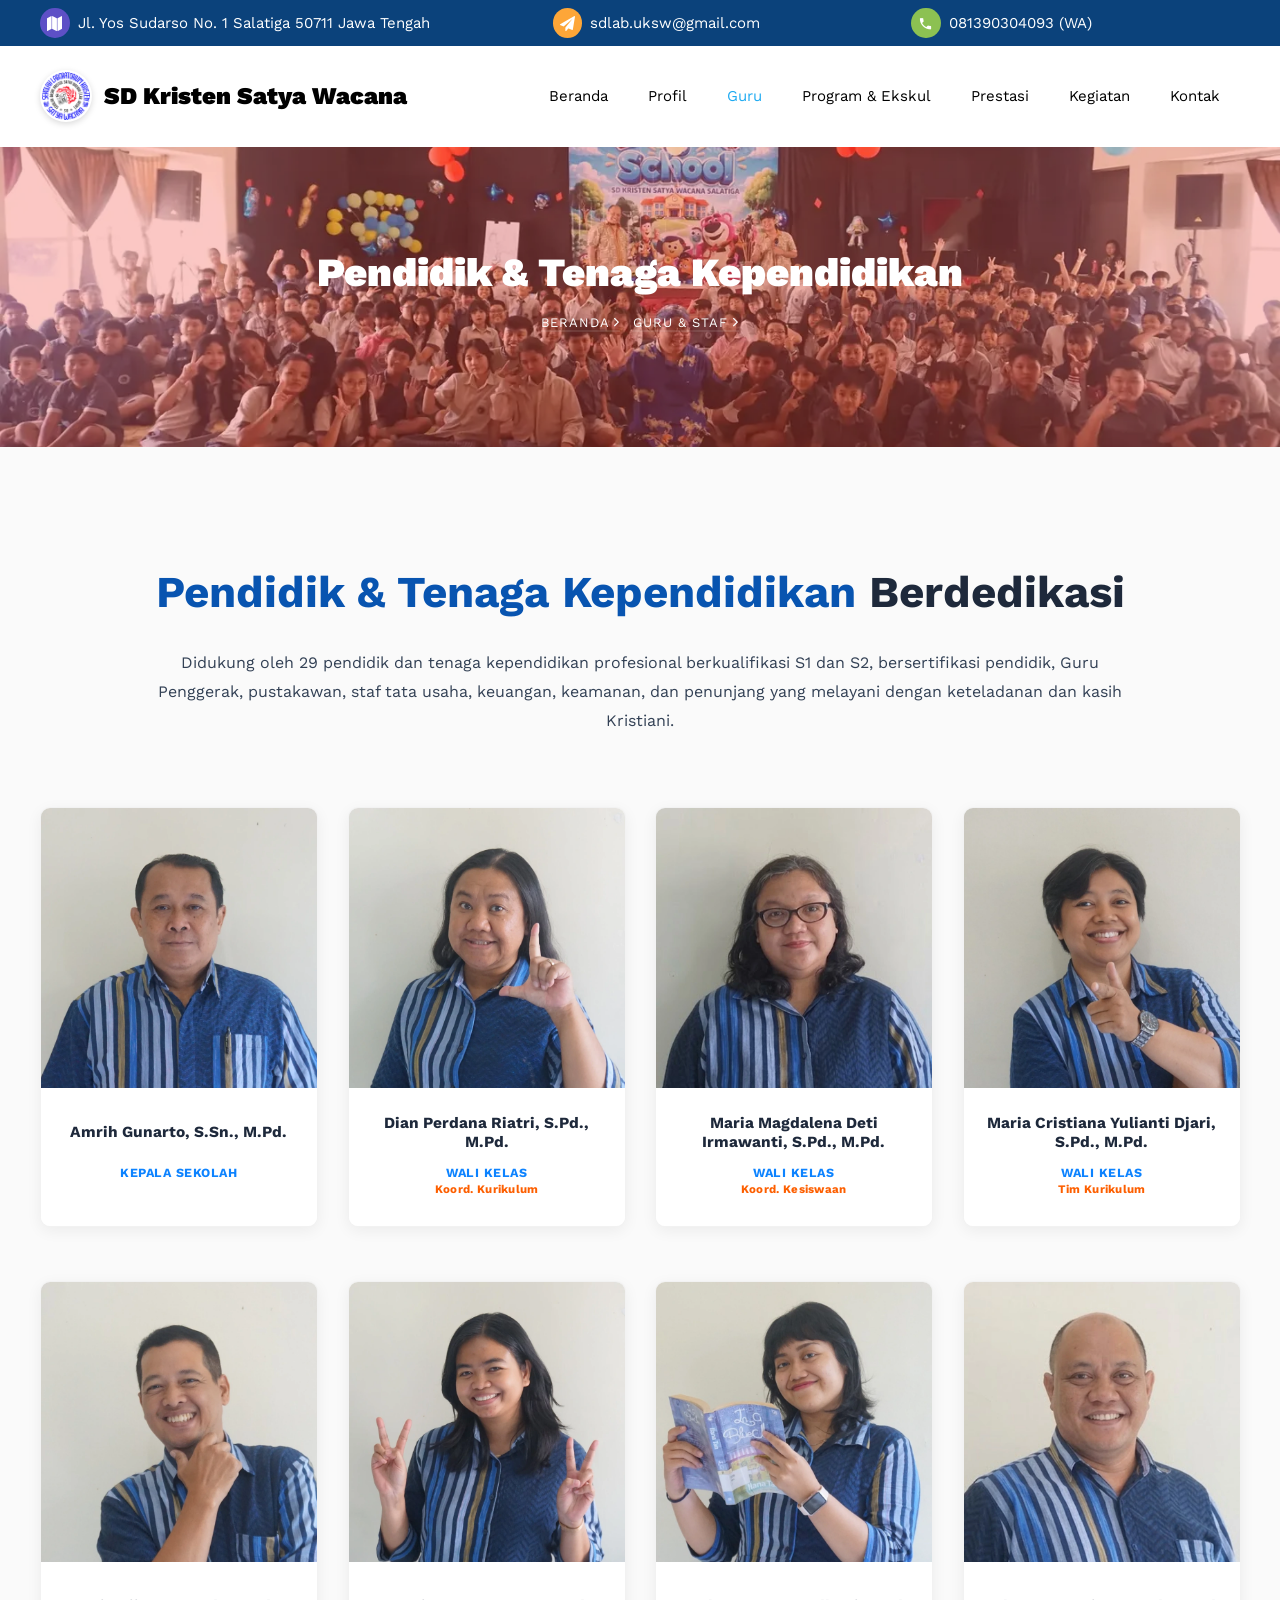
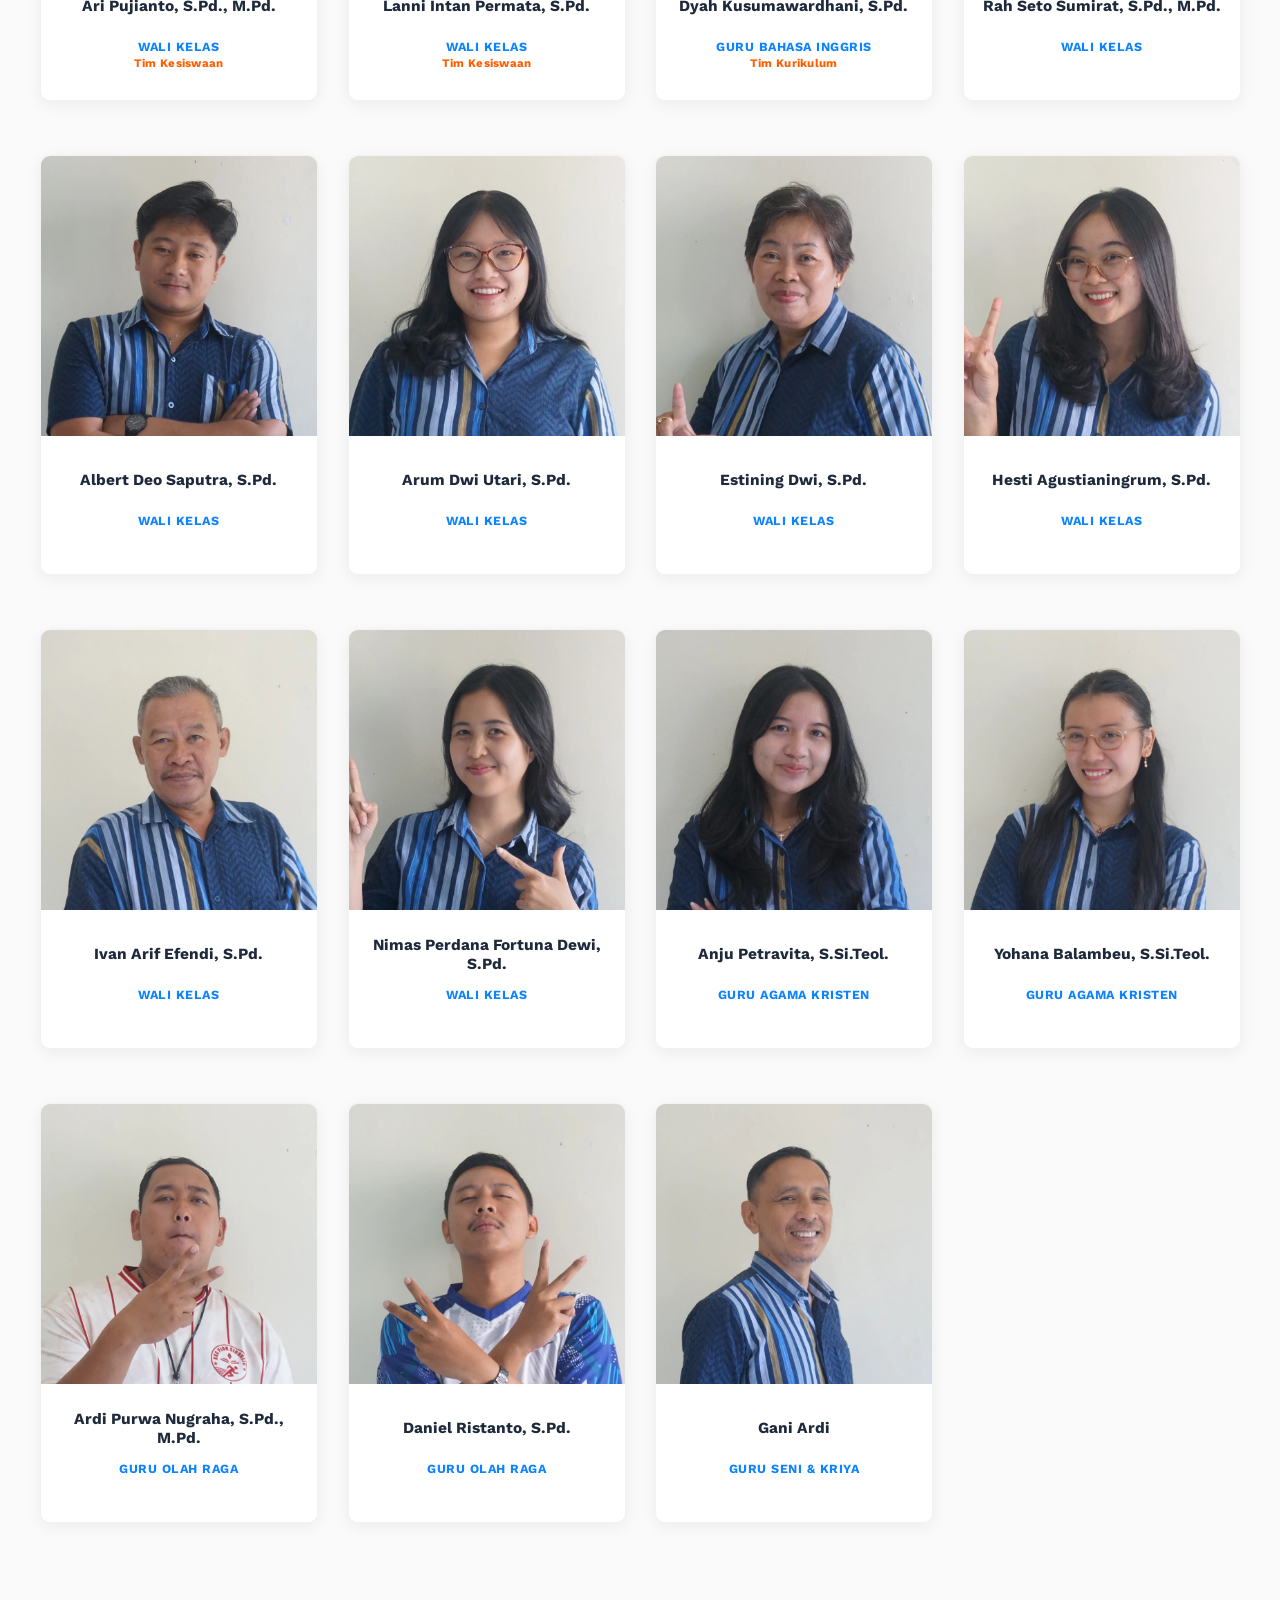
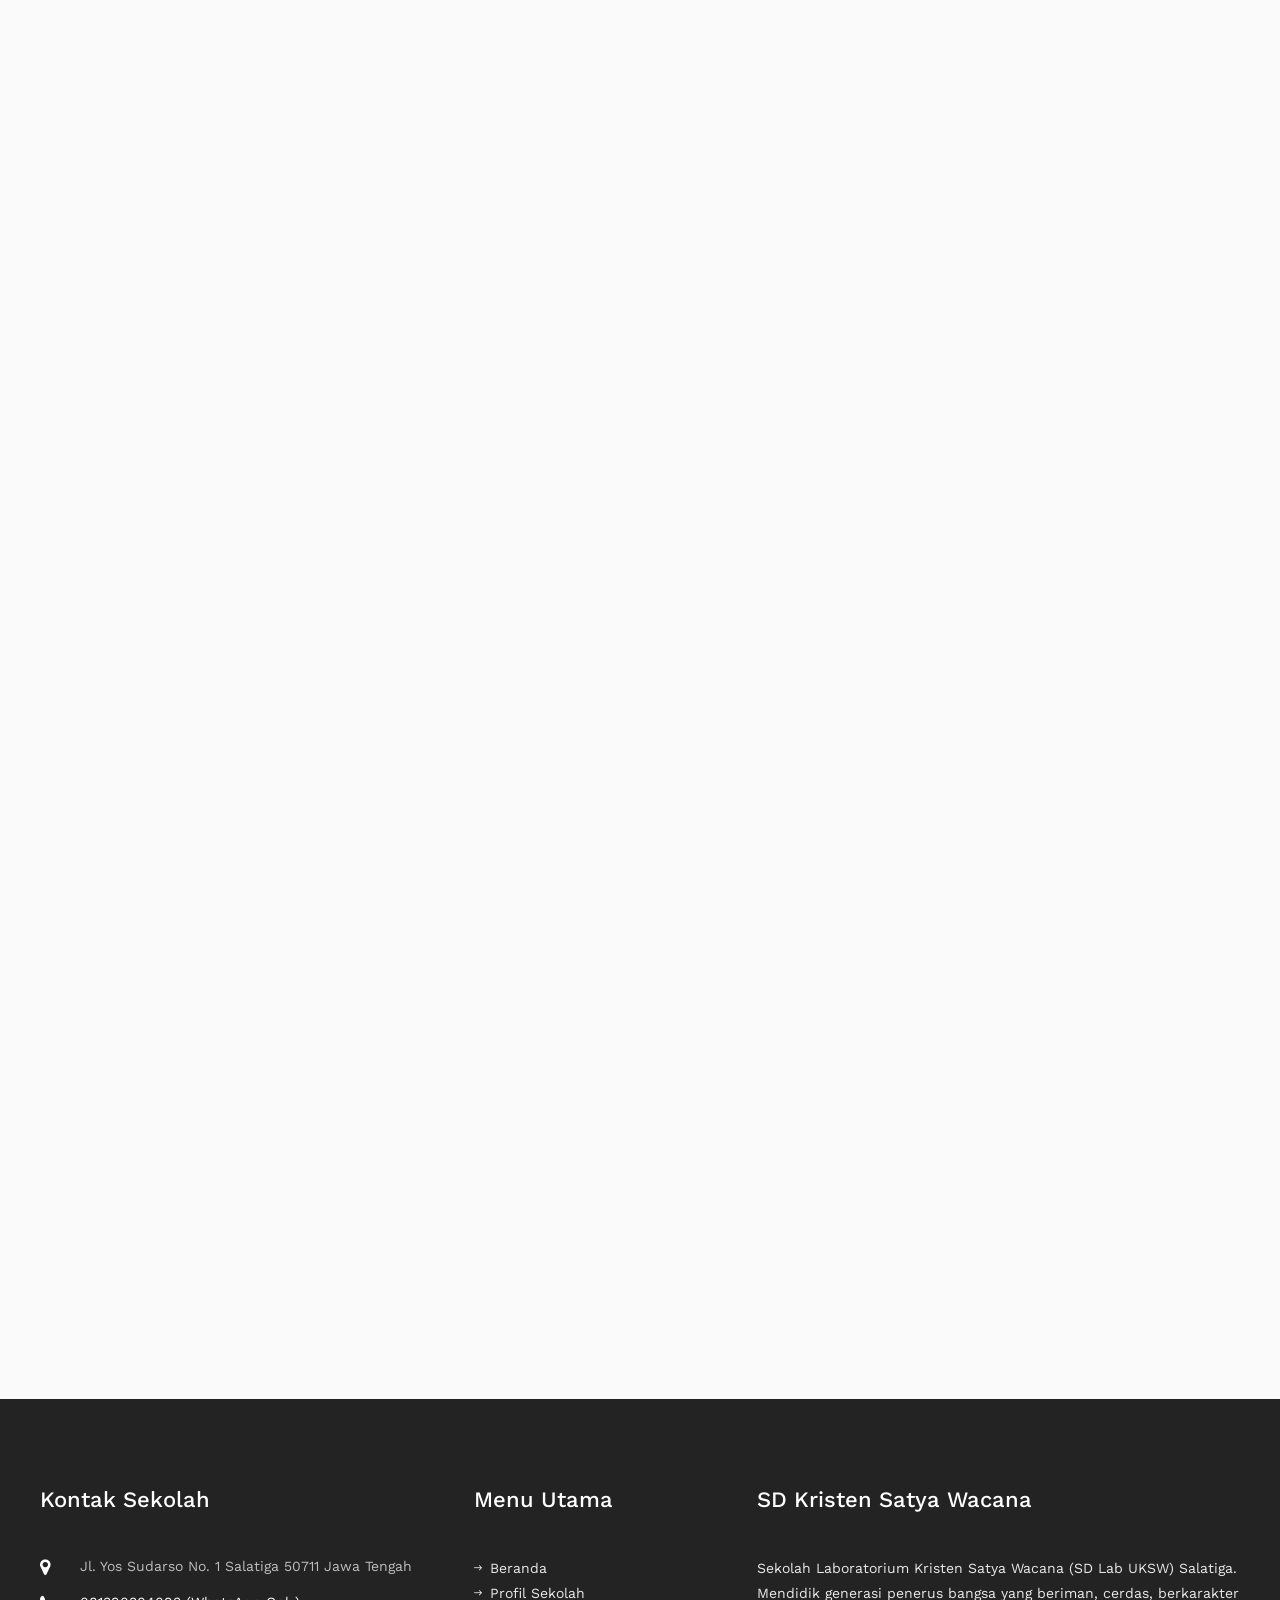
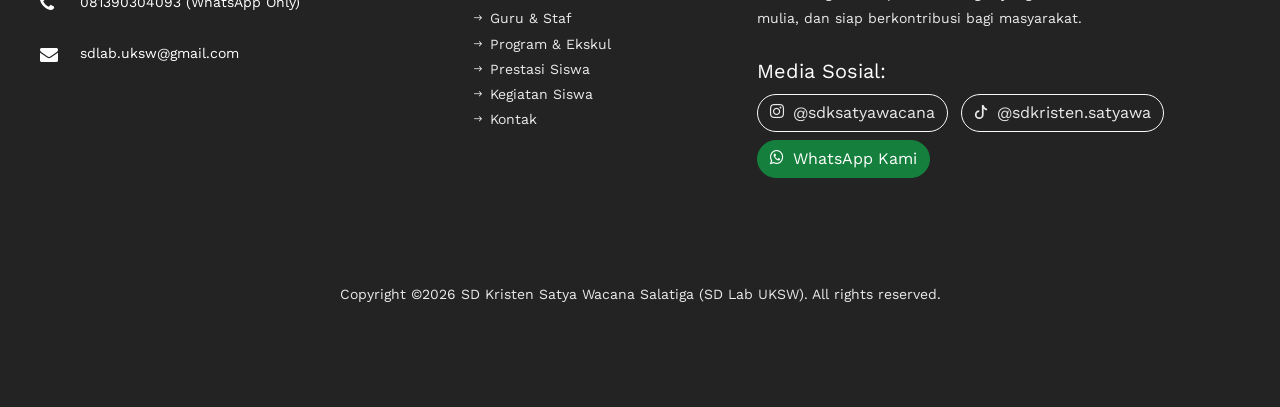
<file: teacher.html>
<!DOCTYPE html>
<html lang="id">
  <head>
    <title>Guru &amp; Staf - SD Kristen Satya Wacana Salatiga (SD Lab UKSW)</title>
    <meta charset="utf-8">
    <meta name="viewport" content="width=device-width, initial-scale=1, shrink-to-fit=no">
    <meta name="description" content="Profil 29 Pendidik dan Tenaga Kependidikan (GTK) SD Kristen Satya Wacana Salatiga yang berdedikasi, kompeten, dan mendidik dengan kasih.">
    <link rel="icon" type="image/png" href="images/logo.png">
    <link rel="preconnect" href="https://fonts.gstatic.com" crossorigin>
    <link href="https://fonts.googleapis.com/css?family=Work+Sans:100,200,300,400,500,600,700,800,900&display=swap" rel="stylesheet">
    <link href="https://fonts.googleapis.com/css?family=Fredericka+the+Great&display=swap" rel="stylesheet">

    <link rel="stylesheet" href="css/open-iconic-bootstrap.min.css">
    <link rel="stylesheet" href="css/animate.css">
    
    <link rel="stylesheet" href="css/owl.carousel.min.css">
    <link rel="stylesheet" href="css/owl.theme.default.min.css">
    <link rel="stylesheet" href="css/magnific-popup.css">


    <link rel="stylesheet" href="css/ionicons.min.css">
    
    <link rel="stylesheet" href="css/flaticon.css">
    <link rel="stylesheet" href="css/icomoon.css">
    <link rel="stylesheet" href="css/style.css">
      <script type="speculationrules">
    {
      "prerender": [
        {
          "source": "list",
          "urls": ["index.html", "about.html", "courses.html", "prestasi.html", "teacher.html", "blog.html", "contact.html"],
          "eagerness": "moderate"
        }
      ]
    }
    </script>
  </head>
  <body>
	  <div class="py-2 bg-primary">
    	<div class="container">
    		<div class="row no-gutters d-flex align-items-start align-items-center px-3 px-md-0">
	    		<div class="col-lg-12 d-block">
		    		<div class="row d-flex">
			    		<div class="col-md-5 pr-4 d-flex topper align-items-center">
			    			<div class="icon bg-fifth mr-2 d-flex justify-content-center align-items-center"><span class="icon-map"></span></div>
						    <span class="text">Jl. Yos Sudarso No. 1 Salatiga 50711 Jawa Tengah</span>
					    </div>
					    <div class="col-md pr-4 d-flex topper align-items-center">
					    	<div class="icon bg-secondary mr-2 d-flex justify-content-center align-items-center"><span class="icon-paper-plane"></span></div>
						    <span class="text"><a href="mailto:sdlab.uksw@gmail.com" class="text-white">sdlab.uksw@gmail.com</a></span>
					    </div>
					    <div class="col-md pr-4 d-flex topper align-items-center">
					    	<div class="icon bg-tertiary mr-2 d-flex justify-content-center align-items-center"><span class="icon-phone2"></span></div>
						    <span class="text"><a href="https://wa.me/6281390304093" target="_blank" class="text-white">081390304093 (WA)</a></span>
					    </div>
				    </div>
			    </div>
		    </div>
		  </div>
    </div>
    <nav class="navbar navbar-expand-lg navbar-dark bg-dark ftco_navbar ftco-navbar-light" id="ftco-navbar">
	    <div class="container d-flex align-items-center">
	    	<a class="navbar-brand d-flex align-items-center" href="index.html">
	    		<img src="images/logo.webp" alt="Logo SD Kristen Satya Wacana" onerror="this.src='images/logo.png';" width="52" height="52" style="height: 52px; width: 52px; margin-right: 12px; border-radius: 50%; object-fit: contain; background: #fff; padding: 2px; box-shadow: 0 2px 6px rgba(0,0,0,0.15);">
	    		<span>SD Kristen Satya Wacana</span>
	    	</a>
				<button class="navbar-toggler" type="button" data-toggle="collapse" data-target="#ftco-nav" aria-controls="ftco-nav" aria-expanded="false" aria-label="Navigasi Menu Utama">
	        <span class="oi oi-menu"></span> Menu
	      </button>
	      <div class="collapse navbar-collapse" id="ftco-nav">
	        <ul class="navbar-nav ml-auto">
	        	<li class="nav-item"><a href="index.html" class="nav-link pl-0">Beranda</a></li>
	        	<li class="nav-item"><a href="about.html" class="nav-link">Profil</a></li>
	        	<li class="nav-item active"><a href="teacher.html" class="nav-link">Guru</a></li>
	        	<li class="nav-item"><a href="courses.html" class="nav-link">Program &amp; Ekskul</a></li>
	        	<li class="nav-item"><a href="prestasi.html" class="nav-link">Prestasi</a></li>
	        	<li class="nav-item"><a href="blog.html" class="nav-link">Kegiatan</a></li>
	          <li class="nav-item"><a href="contact.html" class="nav-link">Kontak</a></li>
	        </ul>
	      </div>
	    </div>
	  </nav>
    <!-- END nav -->
    <main id="main">
    
    <section class="hero-wrap hero-wrap-2" style="background-image: url('images/hero_3.webp');">
      <div class="overlay"></div>
      <div class="container">
        <div class="row no-gutters slider-text align-items-center justify-content-center">
          <div class="col-md-9 text-center">
            <h1 class="mb-2 bread">Pendidik &amp; Tenaga Kependidikan</h1>
            <p class="breadcrumbs"><span class="mr-2"><a href="index.html">Beranda <i class="ion-ios-arrow-forward"></i></a></span> <span>Guru &amp; Staf <i class="ion-ios-arrow-forward"></i></span></p>
          </div>
        </div>
      </div>
    </section>
		
				<section class="ftco-section ftco-no-pb bg-light">
			<div class="container">
				<div class="row justify-content-center mb-5 pb-2">
          <div class="col-md-10 text-center heading-section ftco-animate">
            <h2 class="mb-4"><span>Pendidik &amp; Tenaga Kependidikan</span> Berdedikasi</h2>
            <p>Didukung oleh 29 pendidik dan tenaga kependidikan profesional berkualifikasi S1 dan S2, bersertifikasi pendidik, Guru Penggerak, pustakawan, staf tata usaha, keuangan, keamanan, dan penunjang yang melayani dengan keteladanan dan kasih Kristiani.</p>
          </div>
        </div>
				<div class="row">
					<div class="col-md-6 col-lg-3 d-flex align-items-stretch ftco-animate mb-4">
						<div class="staff shadow-sm rounded h-100 d-flex flex-column justify-content-between">
							<div>
								<div class="img-wrap d-flex align-items-stretch">
									<div class="img align-self-stretch" style="background-image: url(images/amrih.webp); background-position: center top;"></div>
								</div>
								<div class="text pt-3 text-center px-3 pb-3">
									<h3>Amrih Gunarto, S.Sn., M.Pd.</h3>
									<div class="role-box">
										<span class="primary-role">Kepala Sekolah</span>
										<span class="sub-role">&nbsp;</span>
									</div>
								</div>
							</div>
						</div>
					</div>
					<div class="col-md-6 col-lg-3 d-flex align-items-stretch ftco-animate mb-4">
						<div class="staff shadow-sm rounded h-100 d-flex flex-column justify-content-between">
							<div>
								<div class="img-wrap d-flex align-items-stretch">
									<div class="img align-self-stretch" style="background-image: url(images/ria.webp); background-position: center top;"></div>
								</div>
								<div class="text pt-3 text-center px-3 pb-3">
									<h3>Dian Perdana Riatri, S.Pd., M.Pd.</h3>
									<div class="role-box">
										<span class="primary-role">Wali Kelas</span>
										<span class="sub-role">Koord. Kurikulum</span>
									</div>
								</div>
							</div>
						</div>
					</div>
					<div class="col-md-6 col-lg-3 d-flex align-items-stretch ftco-animate mb-4">
						<div class="staff shadow-sm rounded h-100 d-flex flex-column justify-content-between">
							<div>
								<div class="img-wrap d-flex align-items-stretch">
									<div class="img align-self-stretch" style="background-image: url(images/deti.webp); background-position: center top;"></div>
								</div>
								<div class="text pt-3 text-center px-3 pb-3">
									<h3>Maria Magdalena Deti Irmawanti, S.Pd., M.Pd.</h3>
									<div class="role-box">
										<span class="primary-role">Wali Kelas</span>
										<span class="sub-role">Koord. Kesiswaan</span>
									</div>
								</div>
							</div>
						</div>
					</div>
					<div class="col-md-6 col-lg-3 d-flex align-items-stretch ftco-animate mb-4">
						<div class="staff shadow-sm rounded h-100 d-flex flex-column justify-content-between">
							<div>
								<div class="img-wrap d-flex align-items-stretch">
									<div class="img align-self-stretch" style="background-image: url(images/maria.webp); background-position: center top;"></div>
								</div>
								<div class="text pt-3 text-center px-3 pb-3">
									<h3>Maria Cristiana Yulianti Djari, S.Pd., M.Pd.</h3>
									<div class="role-box">
										<span class="primary-role">Wali Kelas</span>
										<span class="sub-role">Tim Kurikulum</span>
									</div>
								</div>
							</div>
						</div>
					</div>
					<div class="col-md-6 col-lg-3 d-flex align-items-stretch ftco-animate mb-4">
						<div class="staff shadow-sm rounded h-100 d-flex flex-column justify-content-between">
							<div>
								<div class="img-wrap d-flex align-items-stretch">
									<div class="img align-self-stretch" style="background-image: url(images/ari.webp); background-position: center top;"></div>
								</div>
								<div class="text pt-3 text-center px-3 pb-3">
									<h3>Ari Pujianto, S.Pd., M.Pd.</h3>
									<div class="role-box">
										<span class="primary-role">Wali Kelas</span>
										<span class="sub-role">Tim Kesiswaan</span>
									</div>
								</div>
							</div>
						</div>
					</div>
					<div class="col-md-6 col-lg-3 d-flex align-items-stretch ftco-animate mb-4">
						<div class="staff shadow-sm rounded h-100 d-flex flex-column justify-content-between">
							<div>
								<div class="img-wrap d-flex align-items-stretch">
									<div class="img align-self-stretch" style="background-image: url(images/lani.webp); background-position: center top;"></div>
								</div>
								<div class="text pt-3 text-center px-3 pb-3">
									<h3>Lanni Intan Permata, S.Pd.</h3>
									<div class="role-box">
										<span class="primary-role">Wali Kelas</span>
										<span class="sub-role">Tim Kesiswaan</span>
									</div>
								</div>
							</div>
						</div>
					</div>
					<div class="col-md-6 col-lg-3 d-flex align-items-stretch ftco-animate mb-4">
						<div class="staff shadow-sm rounded h-100 d-flex flex-column justify-content-between">
							<div>
								<div class="img-wrap d-flex align-items-stretch">
									<div class="img align-self-stretch" style="background-image: url(images/dyah.webp); background-position: center top;"></div>
								</div>
								<div class="text pt-3 text-center px-3 pb-3">
									<h3>Dyah Kusumawardhani, S.Pd.</h3>
									<div class="role-box">
										<span class="primary-role">Guru Bahasa Inggris</span>
										<span class="sub-role">Tim Kurikulum</span>
									</div>
								</div>
							</div>
						</div>
					</div>
					<div class="col-md-6 col-lg-3 d-flex align-items-stretch ftco-animate mb-4">
						<div class="staff shadow-sm rounded h-100 d-flex flex-column justify-content-between">
							<div>
								<div class="img-wrap d-flex align-items-stretch">
									<div class="img align-self-stretch" style="background-image: url(images/seto.webp); background-position: center top;"></div>
								</div>
								<div class="text pt-3 text-center px-3 pb-3">
									<h3>Rah Seto Sumirat, S.Pd., M.Pd.</h3>
									<div class="role-box">
										<span class="primary-role">Wali Kelas</span>
										<span class="sub-role">&nbsp;</span>
									</div>
								</div>
							</div>
						</div>
					</div>
					<div class="col-md-6 col-lg-3 d-flex align-items-stretch ftco-animate mb-4">
						<div class="staff shadow-sm rounded h-100 d-flex flex-column justify-content-between">
							<div>
								<div class="img-wrap d-flex align-items-stretch">
									<div class="img align-self-stretch" style="background-image: url(images/deo.webp); background-position: center top;"></div>
								</div>
								<div class="text pt-3 text-center px-3 pb-3">
									<h3>Albert Deo Saputra, S.Pd.</h3>
									<div class="role-box">
										<span class="primary-role">Wali Kelas</span>
										<span class="sub-role">&nbsp;</span>
									</div>
								</div>
							</div>
						</div>
					</div>
					<div class="col-md-6 col-lg-3 d-flex align-items-stretch ftco-animate mb-4">
						<div class="staff shadow-sm rounded h-100 d-flex flex-column justify-content-between">
							<div>
								<div class="img-wrap d-flex align-items-stretch">
									<div class="img align-self-stretch" style="background-image: url(images/arum.webp); background-position: center top;"></div>
								</div>
								<div class="text pt-3 text-center px-3 pb-3">
									<h3>Arum Dwi Utari, S.Pd.</h3>
									<div class="role-box">
										<span class="primary-role">Wali Kelas</span>
										<span class="sub-role">&nbsp;</span>
									</div>
								</div>
							</div>
						</div>
					</div>
					<div class="col-md-6 col-lg-3 d-flex align-items-stretch ftco-animate mb-4">
						<div class="staff shadow-sm rounded h-100 d-flex flex-column justify-content-between">
							<div>
								<div class="img-wrap d-flex align-items-stretch">
									<div class="img align-self-stretch" style="background-image: url(images/esti.webp); background-position: center top;"></div>
								</div>
								<div class="text pt-3 text-center px-3 pb-3">
									<h3>Estining Dwi, S.Pd.</h3>
									<div class="role-box">
										<span class="primary-role">Wali Kelas</span>
										<span class="sub-role">&nbsp;</span>
									</div>
								</div>
							</div>
						</div>
					</div>
					<div class="col-md-6 col-lg-3 d-flex align-items-stretch ftco-animate mb-4">
						<div class="staff shadow-sm rounded h-100 d-flex flex-column justify-content-between">
							<div>
								<div class="img-wrap d-flex align-items-stretch">
									<div class="img align-self-stretch" style="background-image: url(images/hesti.webp); background-position: center top;"></div>
								</div>
								<div class="text pt-3 text-center px-3 pb-3">
									<h3>Hesti Agustianingrum, S.Pd.</h3>
									<div class="role-box">
										<span class="primary-role">Wali Kelas</span>
										<span class="sub-role">&nbsp;</span>
									</div>
								</div>
							</div>
						</div>
					</div>
					<div class="col-md-6 col-lg-3 d-flex align-items-stretch ftco-animate mb-4">
						<div class="staff shadow-sm rounded h-100 d-flex flex-column justify-content-between">
							<div>
								<div class="img-wrap d-flex align-items-stretch">
									<div class="img align-self-stretch" style="background-image: url(images/ivan.webp); background-position: center top;"></div>
								</div>
								<div class="text pt-3 text-center px-3 pb-3">
									<h3>Ivan Arif Efendi, S.Pd.</h3>
									<div class="role-box">
										<span class="primary-role">Wali Kelas</span>
										<span class="sub-role">&nbsp;</span>
									</div>
								</div>
							</div>
						</div>
					</div>
					<div class="col-md-6 col-lg-3 d-flex align-items-stretch ftco-animate mb-4">
						<div class="staff shadow-sm rounded h-100 d-flex flex-column justify-content-between">
							<div>
								<div class="img-wrap d-flex align-items-stretch">
									<div class="img align-self-stretch" style="background-image: url(images/nimas.webp); background-position: center top;"></div>
								</div>
								<div class="text pt-3 text-center px-3 pb-3">
									<h3>Nimas Perdana Fortuna Dewi, S.Pd.</h3>
									<div class="role-box">
										<span class="primary-role">Wali Kelas</span>
										<span class="sub-role">&nbsp;</span>
									</div>
								</div>
							</div>
						</div>
					</div>
					<div class="col-md-6 col-lg-3 d-flex align-items-stretch ftco-animate mb-4">
						<div class="staff shadow-sm rounded h-100 d-flex flex-column justify-content-between">
							<div>
								<div class="img-wrap d-flex align-items-stretch">
									<div class="img align-self-stretch" style="background-image: url(images/petra.webp); background-position: center top;"></div>
								</div>
								<div class="text pt-3 text-center px-3 pb-3">
									<h3>Anju Petravita, S.Si.Teol.</h3>
									<div class="role-box">
										<span class="primary-role">Guru Agama Kristen</span>
										<span class="sub-role">&nbsp;</span>
									</div>
								</div>
							</div>
						</div>
					</div>
					<div class="col-md-6 col-lg-3 d-flex align-items-stretch ftco-animate mb-4">
						<div class="staff shadow-sm rounded h-100 d-flex flex-column justify-content-between">
							<div>
								<div class="img-wrap d-flex align-items-stretch">
									<div class="img align-self-stretch" style="background-image: url(images/yohana.webp); background-position: center top;"></div>
								</div>
								<div class="text pt-3 text-center px-3 pb-3">
									<h3>Yohana Balambeu, S.Si.Teol.</h3>
									<div class="role-box">
										<span class="primary-role">Guru Agama Kristen</span>
										<span class="sub-role">&nbsp;</span>
									</div>
								</div>
							</div>
						</div>
					</div>
					<div class="col-md-6 col-lg-3 d-flex align-items-stretch ftco-animate mb-4">
						<div class="staff shadow-sm rounded h-100 d-flex flex-column justify-content-between">
							<div>
								<div class="img-wrap d-flex align-items-stretch">
									<div class="img align-self-stretch" style="background-image: url(images/ardi.webp); background-position: center top;"></div>
								</div>
								<div class="text pt-3 text-center px-3 pb-3">
									<h3>Ardi Purwa Nugraha, S.Pd., M.Pd.</h3>
									<div class="role-box">
										<span class="primary-role">Guru Olah Raga</span>
										<span class="sub-role">&nbsp;</span>
									</div>
								</div>
							</div>
						</div>
					</div>
					<div class="col-md-6 col-lg-3 d-flex align-items-stretch ftco-animate mb-4">
						<div class="staff shadow-sm rounded h-100 d-flex flex-column justify-content-between">
							<div>
								<div class="img-wrap d-flex align-items-stretch">
									<div class="img align-self-stretch" style="background-image: url(images/daniel.webp); background-position: center top;"></div>
								</div>
								<div class="text pt-3 text-center px-3 pb-3">
									<h3>Daniel Ristanto, S.Pd.</h3>
									<div class="role-box">
										<span class="primary-role">Guru Olah Raga</span>
										<span class="sub-role">&nbsp;</span>
									</div>
								</div>
							</div>
						</div>
					</div>
					<div class="col-md-6 col-lg-3 d-flex align-items-stretch ftco-animate mb-4">
						<div class="staff shadow-sm rounded h-100 d-flex flex-column justify-content-between">
							<div>
								<div class="img-wrap d-flex align-items-stretch">
									<div class="img align-self-stretch" style="background-image: url(images/gani.webp); background-position: center top;"></div>
								</div>
								<div class="text pt-3 text-center px-3 pb-3">
									<h3>Gani Ardi</h3>
									<div class="role-box">
										<span class="primary-role">Guru Seni & Kriya</span>
										<span class="sub-role">&nbsp;</span>
									</div>
								</div>
							</div>
						</div>
					</div>
					<div class="col-md-6 col-lg-3 d-flex align-items-stretch ftco-animate mb-4">
						<div class="staff shadow-sm rounded h-100 d-flex flex-column justify-content-between">
							<div>
								<div class="img-wrap d-flex align-items-stretch">
									<div class="img align-self-stretch" style="background-image: url(images/abed.webp); background-position: center top;"></div>
								</div>
								<div class="text pt-3 text-center px-3 pb-3">
									<h3>Abed Nego Wisnu Murdoko, S.S.I</h3>
									<div class="role-box">
										<span class="primary-role">Pustakawan</span>
										<span class="sub-role">&nbsp;</span>
									</div>
								</div>
							</div>
						</div>
					</div>
					<div class="col-md-6 col-lg-3 d-flex align-items-stretch ftco-animate mb-4">
						<div class="staff shadow-sm rounded h-100 d-flex flex-column justify-content-between">
							<div>
								<div class="img-wrap d-flex align-items-stretch">
									<div class="img align-self-stretch" style="background-image: url(images/meimonita.webp); background-position: center top;"></div>
								</div>
								<div class="text pt-3 text-center px-3 pb-3">
									<h3>Meimonita Krisetiawati, S.I.Kom</h3>
									<div class="role-box">
										<span class="primary-role">Staf Keuangan</span>
										<span class="sub-role">&nbsp;</span>
									</div>
								</div>
							</div>
						</div>
					</div>
					<div class="col-md-6 col-lg-3 d-flex align-items-stretch ftco-animate mb-4">
						<div class="staff shadow-sm rounded h-100 d-flex flex-column justify-content-between">
							<div>
								<div class="img-wrap d-flex align-items-stretch">
									<div class="img align-self-stretch" style="background-image: url(images/guntur.webp); background-position: center top;"></div>
								</div>
								<div class="text pt-3 text-center px-3 pb-3">
									<h3>Guntur Wicaksono</h3>
									<div class="role-box">
										<span class="primary-role">Staf Tata Usaha</span>
										<span class="sub-role">&nbsp;</span>
									</div>
								</div>
							</div>
						</div>
					</div>
					<div class="col-md-6 col-lg-3 d-flex align-items-stretch ftco-animate mb-4">
						<div class="staff shadow-sm rounded h-100 d-flex flex-column justify-content-between">
							<div>
								<div class="img-wrap d-flex align-items-stretch">
									<div class="img align-self-stretch" style="background-image: url(images/yudha.webp); background-position: center top;"></div>
								</div>
								<div class="text pt-3 text-center px-3 pb-3">
									<h3>Yehuda Suparno Putra</h3>
									<div class="role-box">
										<span class="primary-role">Tenaga Penunjang / Kebersihan</span>
										<span class="sub-role">&nbsp;</span>
									</div>
								</div>
							</div>
						</div>
					</div>
					<div class="col-md-6 col-lg-3 d-flex align-items-stretch ftco-animate mb-4">
						<div class="staff shadow-sm rounded h-100 d-flex flex-column justify-content-between">
							<div>
								<div class="img-wrap d-flex align-items-stretch">
									<div class="img align-self-stretch" style="background-image: url(images/bagus.webp); background-position: center top;"></div>
								</div>
								<div class="text pt-3 text-center px-3 pb-3">
									<h3>Bagus Setiaji</h3>
									<div class="role-box">
										<span class="primary-role">Tenaga Keamanan (Security)</span>
										<span class="sub-role">&nbsp;</span>
									</div>
								</div>
							</div>
						</div>
					</div>
					<div class="col-md-6 col-lg-3 d-flex align-items-stretch ftco-animate mb-4">
						<div class="staff shadow-sm rounded h-100 d-flex flex-column justify-content-between">
							<div>
								<div class="img-wrap d-flex align-items-stretch">
									<div class="img align-self-stretch" style="background-image: url(images/hartanto.webp); background-position: center top;"></div>
								</div>
								<div class="text pt-3 text-center px-3 pb-3">
									<h3>Hartanto</h3>
									<div class="role-box">
										<span class="primary-role">Tenaga Keamanan (Security)</span>
										<span class="sub-role">&nbsp;</span>
									</div>
								</div>
							</div>
						</div>
					</div>
					<div class="col-md-6 col-lg-3 d-flex align-items-stretch ftco-animate mb-4">
						<div class="staff shadow-sm rounded h-100 d-flex flex-column justify-content-between">
							<div>
								<div class="img-wrap d-flex align-items-stretch">
									<div class="img align-self-stretch" style="background-image: url(images/surya.webp); background-position: center top;"></div>
								</div>
								<div class="text pt-3 text-center px-3 pb-3">
									<h3>Surya Wijaya</h3>
									<div class="role-box">
										<span class="primary-role">Tenaga Keamanan (Security)</span>
										<span class="sub-role">&nbsp;</span>
									</div>
								</div>
							</div>
						</div>
					</div>
					<div class="col-md-6 col-lg-3 d-flex align-items-stretch ftco-animate mb-4">
						<div class="staff shadow-sm rounded h-100 d-flex flex-column justify-content-between">
							<div>
								<div class="img-wrap d-flex align-items-stretch">
									<div class="img align-self-stretch" style="background-image: url(images/pras.webp); background-position: center top;"></div>
								</div>
								<div class="text pt-3 text-center px-3 pb-3">
									<h3>Prasetyo</h3>
									<div class="role-box">
										<span class="primary-role">Tenaga Keamanan (Security)</span>
										<span class="sub-role">&nbsp;</span>
									</div>
								</div>
							</div>
						</div>
					</div>
					<div class="col-md-6 col-lg-3 d-flex align-items-stretch ftco-animate mb-4">
						<div class="staff shadow-sm rounded h-100 d-flex flex-column justify-content-between">
							<div>
								<div class="img-wrap d-flex align-items-stretch">
									<div class="img align-self-stretch" style="background-image: url(images/tri.webp); background-position: center top;"></div>
								</div>
								<div class="text pt-3 text-center px-3 pb-3">
									<h3>Tri</h3>
									<div class="role-box">
										<span class="primary-role">Tenaga Keamanan (Security)</span>
										<span class="sub-role">&nbsp;</span>
									</div>
								</div>
							</div>
						</div>
					</div>
					<div class="col-md-6 col-lg-3 d-flex align-items-stretch ftco-animate mb-4">
						<div class="staff shadow-sm rounded h-100 d-flex flex-column justify-content-between">
							<div>
								<div class="img-wrap d-flex align-items-stretch">
									<div class="img align-self-stretch" style="background-image: url(images/sandy.webp); background-position: center top;"></div>
								</div>
								<div class="text pt-3 text-center px-3 pb-3">
									<h3>Sandy</h3>
									<div class="role-box">
										<span class="primary-role">Tenaga Keamanan (Security)</span>
										<span class="sub-role">&nbsp;</span>
									</div>
								</div>
							</div>
						</div>
					</div>
			</div>
		</section>

		
    </main>

    <footer class="ftco-footer ftco-bg-dark ftco-section">
      <div class="container">
        <div class="row mb-5">
          <div class="col-md-6 col-lg-4">
            <div class="ftco-footer-widget mb-5">
            	<h2 class="ftco-heading-2">Kontak Sekolah</h2>
            	<div class="block-23 mb-3">
	              <ul>
	                <li><span class="icon icon-map-marker"></span><span class="text">Jl. Yos Sudarso No. 1 Salatiga 50711 Jawa Tengah</span></li>
	                <li><a href="https://wa.me/6281390304093" target="_blank"><span class="icon icon-phone"></span><span class="text">081390304093 (WhatsApp Only)</span></a></li>
	                <li><a href="mailto:sdlab.uksw@gmail.com"><span class="icon icon-envelope"></span><span class="text">sdlab.uksw@gmail.com</span></a></li>
	              </ul>
	            </div>
            </div>
          </div>
          <div class="col-md-6 col-lg-3">
            <div class="ftco-footer-widget mb-5 ml-md-4">
              <h2 class="ftco-heading-2">Menu Utama</h2>
              <ul class="list-unstyled">
                <li><a href="index.html"><span class="ion-ios-arrow-round-forward mr-2"></span>Beranda</a></li>
                <li><a href="about.html"><span class="ion-ios-arrow-round-forward mr-2"></span>Profil Sekolah</a></li>
                <li><a href="teacher.html"><span class="ion-ios-arrow-round-forward mr-2"></span>Guru &amp; Staf</a></li>
                <li><a href="courses.html"><span class="ion-ios-arrow-round-forward mr-2"></span>Program &amp; Ekskul</a></li>
                <li><a href="prestasi.html"><span class="ion-ios-arrow-round-forward mr-2"></span>Prestasi Siswa</a></li>
                <li><a href="blog.html"><span class="ion-ios-arrow-round-forward mr-2"></span>Kegiatan Siswa</a></li>
                <li><a href="contact.html"><span class="ion-ios-arrow-round-forward mr-2"></span>Kontak</a></li>
              </ul>
            </div>
          </div>
          <div class="col-md-6 col-lg-5">
            <div class="ftco-footer-widget mb-5">
            	<h2 class="ftco-heading-2">SD Kristen Satya Wacana</h2>
            	<p>Sekolah Laboratorium Kristen Satya Wacana (SD Lab UKSW) Salatiga. Mendidik generasi penerus bangsa yang beriman, cerdas, berkarakter mulia, dan siap berkontribusi bagi masyarakat.</p>
            	<div class="mt-4">
            		<h5 class="text-white mb-2">Media Sosial:</h5>
            		<a href="https://instagram.com/sdksatyawacana" target="_blank" class="btn btn-outline-light mr-2 mb-2"><span class="icon-instagram mr-1"></span> @sdksatyawacana</a>
            		<a href="https://www.tiktok.com/@sdkristen.satyawa" target="_blank" class="btn btn-outline-light mr-2 mb-2"><svg xmlns="http://www.w3.org/2000/svg" width="14" height="14" fill="currentColor" class="mr-1" viewBox="0 0 16 16" style="vertical-align: -1px;"><path d="M9 0h1.98c.144.715.54 1.617 1.235 2.512C12.895 3.389 13.797 4 15 4v2c-1.753 0-3.07-.814-4-1.829V11a5 5 0 1 1-5-5v2a3 3 0 1 0 3 3V0Z"/></svg> @sdkristen.satyawa</a>
            		<a href="https://wa.me/6281390304093" target="_blank" class="btn btn-success mb-2"><span class="icon-whatsapp mr-1"></span> WhatsApp Kami</a>
            	</div>
            </div>
          </div>
        </div>
        <div class="row">
          <div class="col-md-12 text-center">
            <p>Copyright &copy;<script>document.write(new Date().getFullYear());</script> SD Kristen Satya Wacana Salatiga (SD Lab UKSW). All rights reserved.</p>
          </div>
        </div>
      </div>
    </footer>
    
  

  <!-- loader -->
  <div id="ftco-loader" class="fullscreen"><svg class="circular" width="48px" height="48px"><circle class="path-bg" cx="24" cy="24" r="22" fill="none" stroke-width="4" stroke="#eeeeee"/><circle class="path" cx="24" cy="24" r="22" fill="none" stroke-width="4" stroke-miterlimit="10" stroke="#F96D00"/></svg></div>


  <script src="js/jquery.min.js"></script>
  <script src="js/popper.min.js"></script>
  <script src="js/bootstrap.min.js"></script>
  <script src="js/jquery.easing.1.3.min.js"></script>
  <script src="js/jquery.waypoints.min.js"></script>
  <script src="js/jquery.stellar.min.js"></script>
  <script src="js/owl.carousel.min.js"></script>
  <script src="js/jquery.magnific-popup.min.js"></script>
  <script src="js/jquery.animateNumber.min.js"></script>
  <script src="js/scrollax.min.js"></script>

  <script src="js/main.js"></script>
    
    <script src="js/instantpage.min.js" type="module"></script>
</body>
</html>
</file>
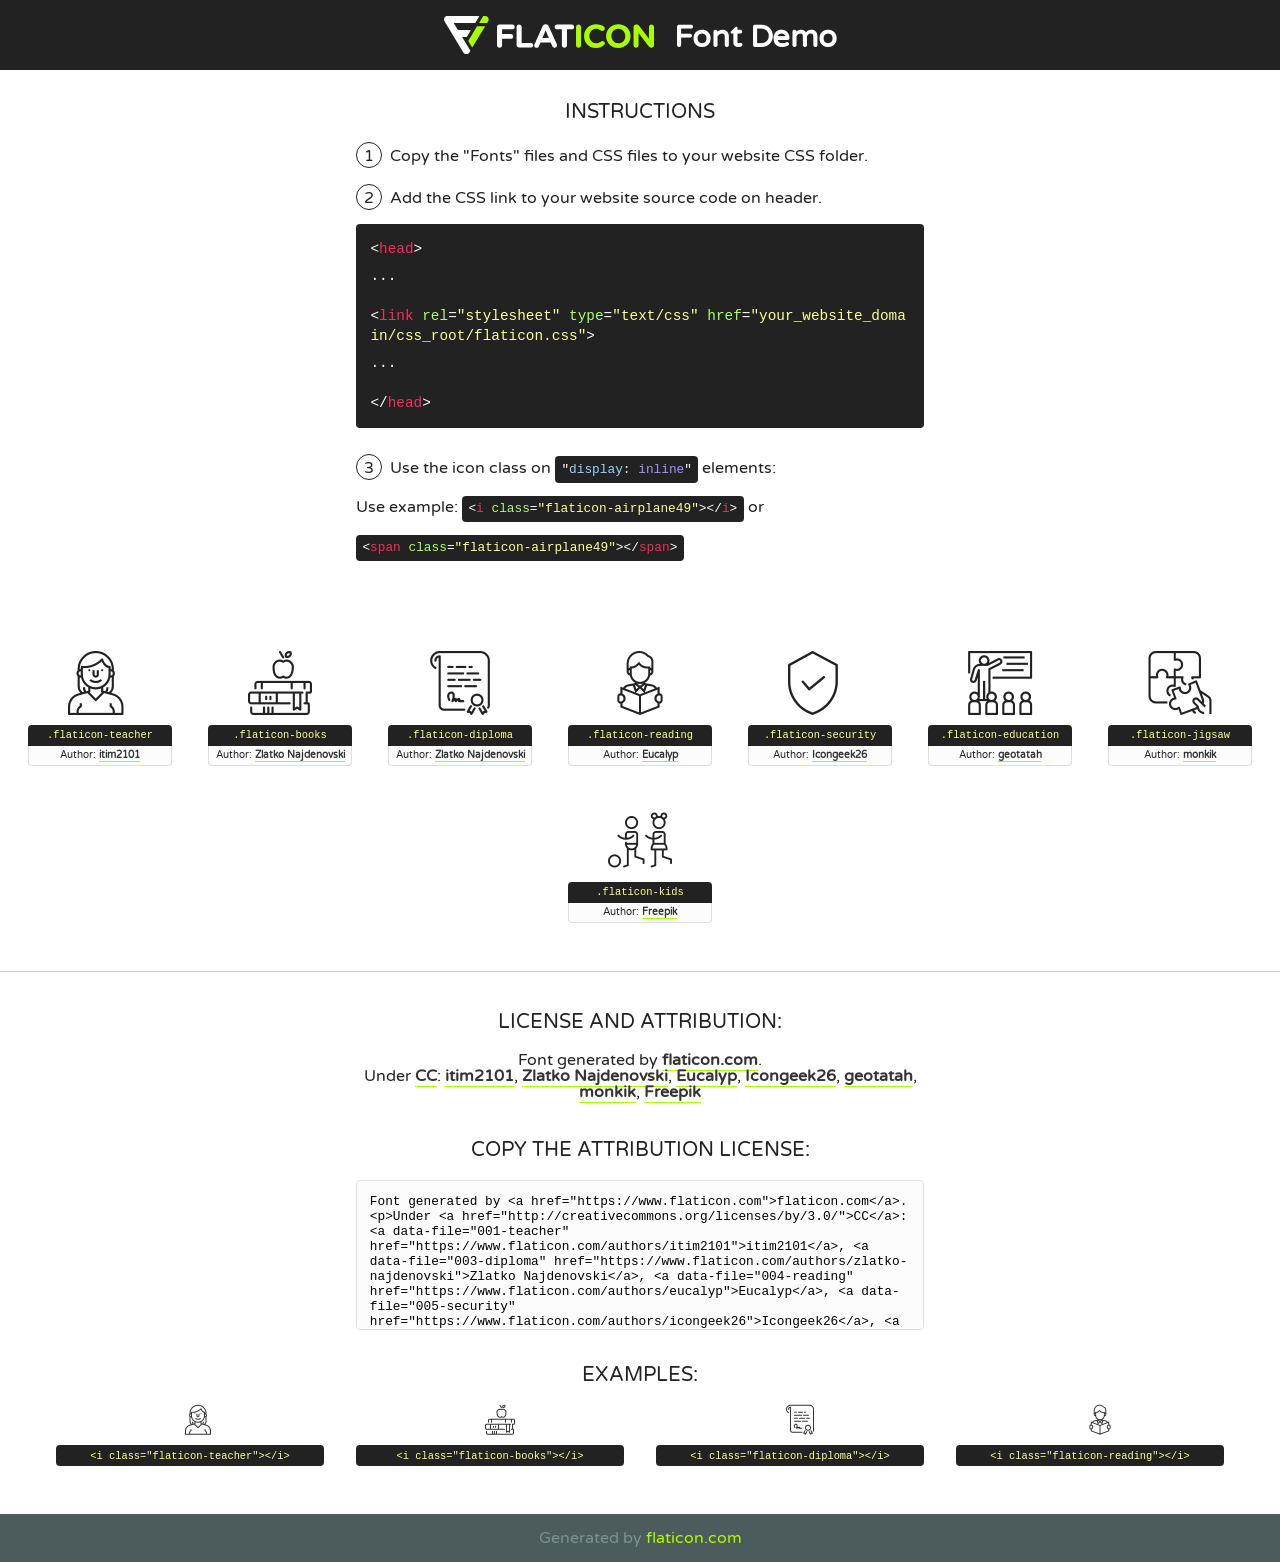
<file: fonts/flaticon/font/flaticon.html>
<!DOCTYPE html>
<!--
  Flaticon icon font: Flaticon
  Creation date: 26/01/2019 10:34
-->
<html>
<!DOCTYPE html>
<html>

<head>
    <title>Flaticon WebFont</title>
    <link href="http://fonts.googleapis.com/css?family=Varela+Round" rel="stylesheet" type="text/css" />
    <link rel="stylesheet" type="text/css" href="flaticon.css">
    <meta charset="UTF-8">
    <style>
    html, body, div, span, applet, object, iframe,
    h1, h2, h3, h4, h5, h6, p, blockquote, pre,
    a, abbr, acronym, address, big, cite, code,
    del, dfn, em, img, ins, kbd, q, s, samp,
    small, strike, strong, sub, sup, tt, var,
    b, u, i, center,
    dl, dt, dd, ol, ul, li,
    fieldset, form, label, legend,
    table, caption, tbody, tfoot, thead, tr, th, td,
    article, aside, canvas, details, embed, 
    figure, figcaption, footer, header, hgroup, 
    menu, nav, output, ruby, section, summary,
    time, mark, audio, video {
        margin: 0;
        padding: 0;
        border: 0;
        font-size: 100%;
        font: inherit;
        vertical-align: baseline;
    }
    /* HTML5 display-role reset for older browsers */
    article, aside, details, figcaption, figure, 
    footer, header, hgroup, menu, nav, section {
        display: block;
    }
    body {
        line-height: 1;
    }
    ol, ul {
        list-style: none;
    }
    blockquote, q {
        quotes: none;
    }
    blockquote:before, blockquote:after,
    q:before, q:after {
        content: '';
        content: none;
    }
    table {
        border-collapse: collapse;
        border-spacing: 0;
    }
    body {
        font-family: 'Varela Round', Helvetica, Arial, sans-serif;
        font-size: 16px;
        color: #222;
    }
    a {
        color: #333;
        border-bottom: 1px solid #a9fd00;
        font-weight: bold;
        text-decoration: none;
    }
    * {
        -moz-box-sizing: border-box;
        -webkit-box-sizing: border-box;
        box-sizing: border-box;
        margin: 0;
        padding: 0;
    }
    [class^="flaticon-"]:before, [class*=" flaticon-"]:before, [class^="flaticon-"]:after, [class*=" flaticon-"]:after {
        font-family: Flaticon;
        font-size: 30px;
        font-style: normal;
        margin-left: 20px;
        color: #333;
    }
    .wrapper {
        max-width: 600px;
        margin: auto;
        padding: 0 1em;
    }
    .title {
        font-size: 1.25em;
        text-align: center;
        margin-bottom: 1em;
        text-transform: uppercase;
    }
    header {
        text-align: center;
        background-color: #222;
        color: #fff;
        padding: 1em;
    }
    header .logo {
        width: 210px;
        height: 38px;
        display: inline-block;
        vertical-align: middle;
        margin-right: 1em;
        border: none;
    }
    header strong {
        font-size: 1.95em;
        font-weight: bold;
        vertical-align: middle;
        margin-top: 5px;
        display: inline-block;
    }
    .demo {
        margin: 2em auto;
        line-height: 1.25em;
    }
    .demo ul li {
        margin-bottom: 1em;
    }
    .demo ul li .num {
        color: #222;
        border-radius: 20px;
        display: inline-block;
        width: 26px;
        padding: 3px;
        height: 26px;
        text-align: center;
        margin-right: 0.5em;
        border: 1px solid #222;
    }
    .demo ul li code {
        background-color: #222;
        border-radius: 4px;
        padding: 0.25em 0.5em;
        display: inline-block;
        color: #fff;
        font-family: Consolas,Monaco,Lucida Console,Liberation Mono,DejaVu Sans Mono,Bitstream Vera Sans Mono,Courier New, monospace;
        font-weight: lighter;
        margin-top: 1em;
        font-size: 0.8em;
        word-break: break-all;
    }
    .demo ul li code.big {
        padding: 1em;
        font-size: 0.9em;
    }
    .demo ul li code .red {
        color: #EF3159;
    }
    .demo ul li code .green {
        color: #ACFF65;
    }
    .demo ul li code .yellow {
        color: #FFFF99;
    }
    .demo ul li code .blue {
        color: #99D3FF;
    }
    .demo ul li code .purple {
        color: #A295FF;
    }
    .demo ul li code .dots {
        margin-top: 0.5em;
        display: block;
    }
    #glyphs {
        border-bottom: 1px solid #ccc;
        padding: 2em 0;
        text-align: center;
    }
    .glyph {
        display: inline-block;
        width: 9em;
        margin: 1em;
        text-align: center;
        vertical-align: top;
        background: #FFF;
    }
    .glyph .glyph-icon {
        padding: 10px;
        display: block;
        font-family:"Flaticon";
        font-size: 64px;
        line-height: 1;
    }
    .glyph .glyph-icon:before {
        font-size: 64px;
        color: #222;
        margin-left: 0;
    }
    .class-name {
        font-size: 0.65em;
        background-color: #222;
        color: #fff;
        border-radius: 4px 4px 0 0;
        padding: 0.5em;
        color: #FFFF99;
        font-family: Consolas,Monaco,Lucida Console,Liberation Mono,DejaVu Sans Mono,Bitstream Vera Sans Mono,Courier New, monospace;
    }
    .author-name {
        font-size: 0.6em;
        background-color: #fcfcfd;
        border: 1px solid #DEDEE4;
        border-top: 0;
        border-radius: 0 0 4px 4px;
        padding: 0.5em;
    }
    .class-name:last-child {
        font-size: 10px;
        color:#888;
    }
    .class-name:last-child a {
        font-size: 10px;
        color:#555;
    }
    .class-name:last-child a:hover {
        color:#a9fd00;
    }
    .glyph > input {
        display: block;
        width: 100px;
        margin: 5px auto;
        text-align: center;
        font-size: 12px;
        cursor: text;
    }
    .glyph > input.icon-input {
        font-family:"Flaticon";
        font-size: 16px;
        margin-bottom: 10px;
    }
    .attribution .title {
        margin-top: 2em;
    }
    .attribution textarea {
        background-color: #fcfcfd;
        padding: 1em;
        border: none;
        box-shadow: none;
        border: 1px solid #DEDEE4;
        border-radius: 4px;
        resize: none;
        width: 100%;
        height: 150px;
        font-size: 0.8em;
        font-family: Consolas,Monaco,Lucida Console,Liberation Mono,DejaVu Sans Mono,Bitstream Vera Sans Mono,Courier New, monospace;
        -webkit-appearance: none;
    }
    .iconsuse {
        margin: 2em auto;
        text-align: center;
        max-width: 1200px;
    }
    .iconsuse:after {
        content: '';
        display: table;
        clear: both;
    }
    .iconsuse .image {
        float: left;
        width: 25%;
        padding: 0 1em;
    }
    .iconsuse .image p {
        margin-bottom: 1em;
    }
    .iconsuse .image span {
        display: block;
        font-size: 0.65em;
        background-color: #222;
        color: #fff;
        border-radius: 4px;
        padding: 0.5em;
        color: #FFFF99;
        margin-top: 1em;
        font-family: Consolas,Monaco,Lucida Console,Liberation Mono,DejaVu Sans Mono,Bitstream Vera Sans Mono,Courier New, monospace;
    }
    #footer {
        text-align: center;
        background-color: #4C5B5C;
        color: #7c9192;
        padding: 1em;
    }
    #footer a {
        border: none;
        color: #a9fd00;
        font-weight: normal;
    }
    @media (max-width: 960px) {
        .iconsuse .image {
            width: 50%;
        }
    }
    @media (max-width: 560px) {
        .iconsuse .image {
            width: 100%;
        }
    }
    </style>
</head>

<body class="characters-off">

    <header>
        <a href="https://www.flaticon.com" target="_blank" class="logo">
            <svg version="1.1" xmlns="http://www.w3.org/2000/svg" xmlns:xlink="http://www.w3.org/1999/xlink" xmlns:a="http://ns.adobe.com/AdobeSVGViewerExtensions/3.0/" viewBox="0 0 560.875 102.036" enable-background="new 0 0 560.875 102.036" xml:space="preserve">
                <defs>
                </defs>
                <g>
                    <g class="letters">
                        <path fill="#ffffff" d="M141.596,29.675c0-3.777,2.985-6.767,6.764-6.767h34.438c3.426,0,6.15,2.728,6.15,6.15
                        c0,3.43-2.724,6.149-6.15,6.149h-27.674v13.091h23.719c3.429,0,6.151,2.724,6.151,6.15c0,3.43-2.723,6.149-6.151,6.149h-23.719
                        v17.574c0,3.773-2.986,6.761-6.764,6.761c-3.779,0-6.764-2.989-6.764-6.761V29.675z"></path>
                        <path fill="#ffffff" d="M193.844,29.149c0-3.781,2.985-6.767,6.764-6.767c3.776,0,6.763,2.985,6.763,6.767v42.957h25.039
                        c3.426,0,6.149,2.726,6.149,6.153c0,3.425-2.723,6.15-6.149,6.15h-31.802c-3.779,0-6.764-2.986-6.764-6.768V29.149z"></path>
                        <path fill="#ffffff" d="M241.891,75.71l21.438-48.407c1.492-3.341,4.215-5.357,7.906-5.357h0.792
                        c3.686,0,6.323,2.017,7.815,5.357l21.439,48.407c0.436,0.967,0.701,1.845,0.701,2.723c0,3.602-2.809,6.501-6.414,6.501
                        c-3.161,0-5.269-1.845-6.499-4.655l-4.132-9.661h-27.059l-4.301,10.102c-1.144,2.631-3.426,4.214-6.237,4.214
                        c-3.517,0-6.24-2.81-6.24-6.325C241.1,77.64,241.451,76.677,241.891,75.71z M279.932,58.666l-8.521-20.297l-8.526,20.297H279.932
                        z"></path>
                        <path fill="#ffffff" d="M314.864,35.387H301.86c-3.429,0-6.239-2.813-6.239-6.238c0-3.429,2.811-6.24,6.239-6.24h39.533
                        c3.426,0,6.237,2.811,6.237,6.24c0,3.425-2.811,6.238-6.237,6.238h-13.001v42.785c0,3.773-2.99,6.761-6.764,6.761
                        c-3.779,0-6.764-2.989-6.764-6.761V35.387z"></path>
                        <path fill="#A9FD00" d="M352.615,29.149c0-3.781,2.985-6.767,6.767-6.767c3.774,0,6.761,2.985,6.761,6.767v49.024
                        c0,3.773-2.987,6.761-6.761,6.761c-3.781,0-6.767-2.989-6.767-6.761V29.149z"></path>
                        <path fill="#A9FD00" d="M374.132,53.836v-0.179c0-17.481,13.178-31.801,32.065-31.801c9.22,0,15.459,2.458,20.557,6.238
                        c1.402,1.054,2.637,2.985,2.637,5.357c0,3.692-2.985,6.59-6.681,6.59c-1.845,0-3.071-0.702-4.044-1.319
                        c-3.776-2.813-7.729-4.393-12.562-4.393c-10.364,0-17.831,8.611-17.831,19.154v0.173c0,10.542,7.291,19.329,17.831,19.329
                        c5.715,0,9.492-1.756,13.359-4.834c1.049-0.874,2.458-1.491,4.039-1.491c3.429,0,6.325,2.813,6.325,6.236
                        c0,2.106-1.056,3.78-2.282,4.834c-5.539,4.834-12.036,7.733-21.878,7.733C387.572,85.464,374.132,71.493,374.132,53.836z"></path>
                        <path fill="#A9FD00" d="M433.009,53.836v-0.179c0-17.481,13.79-31.801,32.766-31.801c18.981,0,32.592,14.143,32.592,31.628v0.173
                        c0,17.483-13.785,31.807-32.769,31.807C446.625,85.464,433.009,71.32,433.009,53.836z M484.224,53.836v-0.179
                        c0-10.539-7.725-19.326-18.626-19.326c-10.893,0-18.449,8.611-18.449,19.154v0.173c0,10.542,7.73,19.329,18.626,19.329
                        C476.676,72.986,484.224,64.378,484.224,53.836z"></path>
                        <path fill="#A9FD00" d="M506.233,29.321c0-3.774,2.99-6.763,6.767-6.763h1.401c3.252,0,5.183,1.583,7.029,3.953l26.093,34.265
                        V29.059c0-3.692,2.99-6.677,6.681-6.677c3.683,0,6.671,2.985,6.671,6.677v48.934c0,3.78-2.987,6.765-6.764,6.765h-0.436
                        c-3.257,0-5.188-1.581-7.034-3.953l-27.056-35.492v32.944c0,3.687-2.985,6.676-6.678,6.676c-3.683,0-6.673-2.989-6.673-6.676
                        V29.321z"></path>
                    </g>
                    <g class="insignia">
                        <path fill="#ffffff" d="M48.372,56.137h12.517l11.156-18.537H37.186L25.688,18.539h57.825L94.668,0H9.271
                        C5.925,0,2.842,1.801,1.198,4.716c-1.644,2.907-1.593,6.482,0.134,9.343l50.38,83.501c1.678,2.781,4.689,4.476,7.938,4.476
                        c3.246,0,6.257-1.695,7.935-4.476l2.898-4.804L48.372,56.137z"></path>
                        <g class="i">
                            <path fill="#A9FD00" d="M93.575,18.539h0.031v0.004l21.652,0.004l2.705-4.488c1.727-2.861,1.778-6.436,0.133-9.343
                            C116.454,1.801,113.371,0,110.026,0h-5.294L93.575,18.539z"></path>
                            <polygon fill="#A9FD00" points="88.291,27.356 64.725,66.486 75.519,84.404 109.942,27.356"></polygon>
                        </g>
                    </g>
                </g>
            </svg>
        </a>
        <strong>Font Demo</strong>
    </header>


    <section class="demo wrapper">

        <p class="title">Instructions</p>

        <ul>
            <li>
                <span class="num">1</span>Copy the "Fonts" files and CSS files to your website CSS folder.
            </li>
            <li>
                <span class="num">2</span>Add the CSS link to your website source code on header.
                <code class="big">
                    &lt;<span class="red">head</span>&gt;
                    <br/><span class="dots">...</span>
                    <br/>&lt;<span class="red">link</span> <span class="green">rel</span>=<span class="yellow">"stylesheet"</span> <span class="green">type</span>=<span class="yellow">"text/css"</span> <span class="green">href</span>=<span class="yellow">"your_website_domain/css_root/flaticon.css"</span>&gt;
                    <br/><span class="dots">...</span>
                    <br/>&lt;/<span class="red">head</span>&gt;
                </code>
            </li>

            <li>
                <p>
                    <span class="num">3</span>Use the icon class on <code>"<span class="blue">display</span>:<span class="purple"> inline</span>"</code> elements:
                    <br />
                    Use example: <code>&lt;<span class="red">i</span> <span class="green">class</span>=<span class="yellow">&quot;flaticon-airplane49&quot;</span>&gt;&lt;/<span class="red">i</span>&gt;</code> or <code>&lt;<span class="red">span</span> <span class="green">class</span>=<span class="yellow">&quot;flaticon-airplane49&quot;</span>&gt;&lt;/<span class="red">span</span>&gt;</code>
            </li>
        </ul>

    </section>




   <section id="glyphs">          
    
      
        <div class="glyph"><div class="glyph-icon flaticon-teacher"></div>
            <div class="class-name">.flaticon-teacher</div>
            <div class="author-name">Author: <a data-file="001-teacher" href="https://www.flaticon.com/authors/itim2101">itim2101</a> </div> 
        </div>        
        
        <div class="glyph"><div class="glyph-icon flaticon-books"></div>
            <div class="class-name">.flaticon-books</div>
            <div class="author-name">Author: <a data-file="002-books" href="https://www.flaticon.com/authors/zlatko-najdenovski">Zlatko Najdenovski</a> </div> 
        </div>        
        
        <div class="glyph"><div class="glyph-icon flaticon-diploma"></div>
            <div class="class-name">.flaticon-diploma</div>
            <div class="author-name">Author: <a data-file="003-diploma" href="https://www.flaticon.com/authors/zlatko-najdenovski">Zlatko Najdenovski</a> </div> 
        </div>        
        
        <div class="glyph"><div class="glyph-icon flaticon-reading"></div>
            <div class="class-name">.flaticon-reading</div>
            <div class="author-name">Author: <a data-file="004-reading" href="https://www.flaticon.com/authors/eucalyp">Eucalyp</a> </div> 
        </div>        
        
        <div class="glyph"><div class="glyph-icon flaticon-security"></div>
            <div class="class-name">.flaticon-security</div>
            <div class="author-name">Author: <a data-file="005-security" href="https://www.flaticon.com/authors/icongeek26">Icongeek26</a> </div> 
        </div>        
        
        <div class="glyph"><div class="glyph-icon flaticon-education"></div>
            <div class="class-name">.flaticon-education</div>
            <div class="author-name">Author: <a data-file="006-education" href="https://www.flaticon.com/authors/geotatah">geotatah</a> </div> 
        </div>        
        
        <div class="glyph"><div class="glyph-icon flaticon-jigsaw"></div>
            <div class="class-name">.flaticon-jigsaw</div>
            <div class="author-name">Author: <a data-file="007-jigsaw" href="https://www.flaticon.com/authors/monkik">monkik</a> </div> 
        </div>        
        
        <div class="glyph"><div class="glyph-icon flaticon-kids"></div>
            <div class="class-name">.flaticon-kids</div>
            <div class="author-name">Author: <a data-file="008-kids" href="http://www.freepik.com">Freepik</a> </div> 
        </div>        
        

    </section>



    <section class="attribution wrapper"   style="text-align:center;">

      <div class="title">License and attribution:</div><div class="attrDiv">Font generated by <a href="https://www.flaticon.com">flaticon.com</a>. <div><p>Under <a href="http://creativecommons.org/licenses/by/3.0/">CC</a>: <a data-file="001-teacher" href="https://www.flaticon.com/authors/itim2101">itim2101</a>, <a data-file="003-diploma" href="https://www.flaticon.com/authors/zlatko-najdenovski">Zlatko Najdenovski</a>, <a data-file="004-reading" href="https://www.flaticon.com/authors/eucalyp">Eucalyp</a>, <a data-file="005-security" href="https://www.flaticon.com/authors/icongeek26">Icongeek26</a>, <a data-file="006-education" href="https://www.flaticon.com/authors/geotatah">geotatah</a>, <a data-file="007-jigsaw" href="https://www.flaticon.com/authors/monkik">monkik</a>, <a data-file="008-kids" href="http://www.freepik.com">Freepik</a></p>  </div>
      </div>
      <div class="title">Copy the Attribution License:</div>

    <textarea onclick="this.focus();this.select();">Font generated by &lt;a href=&quot;https://www.flaticon.com&quot;&gt;flaticon.com&lt;/a&gt;. <p>Under <a href="http://creativecommons.org/licenses/by/3.0/">CC</a>: <a data-file="001-teacher" href="https://www.flaticon.com/authors/itim2101">itim2101</a>, <a data-file="003-diploma" href="https://www.flaticon.com/authors/zlatko-najdenovski">Zlatko Najdenovski</a>, <a data-file="004-reading" href="https://www.flaticon.com/authors/eucalyp">Eucalyp</a>, <a data-file="005-security" href="https://www.flaticon.com/authors/icongeek26">Icongeek26</a>, <a data-file="006-education" href="https://www.flaticon.com/authors/geotatah">geotatah</a>, <a data-file="007-jigsaw" href="https://www.flaticon.com/authors/monkik">monkik</a>, <a data-file="008-kids" href="http://www.freepik.com">Freepik</a></p>  
     </textarea>

    </section>

    <section class="iconsuse">

          <div class="title">Examples:</div>            
             
            <div class="image">
                <p>
                    <i class="glyph-icon flaticon-teacher"></i> 
                    <span>&lt;i class=&quot;flaticon-teacher&quot;&gt;&lt;/i&gt;</span>
                </p>
            </div>
            
            <div class="image">
                <p>
                    <i class="glyph-icon flaticon-books"></i> 
                    <span>&lt;i class=&quot;flaticon-books&quot;&gt;&lt;/i&gt;</span>
                </p>
            </div>
            
            <div class="image">
                <p>
                    <i class="glyph-icon flaticon-diploma"></i> 
                    <span>&lt;i class=&quot;flaticon-diploma&quot;&gt;&lt;/i&gt;</span>
                </p>
            </div>
            
            <div class="image">
                <p>
                    <i class="glyph-icon flaticon-reading"></i> 
                    <span>&lt;i class=&quot;flaticon-reading&quot;&gt;&lt;/i&gt;</span>
                </p>
            </div>
                       
        </div>
                            
    </section>

<div id="footer">
    <div>Generated by <a href="https://www.flaticon.com">flaticon.com</a>
    </div>
</div>



</body>
</html>
</file>
<file: css/flaticon.css>
/*
  	Flaticon icon font: Flaticon
  	Creation date: 06/10/2018 08:32
  	*/


@font-face {
  font-family: "Flaticon";
  src: url("../fonts/flaticon/font/Flaticon.eot");
  src: url("../fonts/flaticon/font/Flaticon.eot?#iefix") format("embedded-opentype"),
       url("../fonts/flaticon/font/Flaticon.woff") format("woff"),
       url("../fonts/flaticon/font/Flaticon.ttf") format("truetype"),
       url("../fonts/flaticon/font/Flaticon.svg#Flaticon") format("svg");
  font-weight: normal;
  font-style: normal;
  font-display: swap;
}

@media screen and (-webkit-min-device-pixel-ratio:0) {
  @font-face {
    font-family: "Flaticon";
    src: url("../fonts/flaticon/font/Flaticon.svg#Flaticon") format("svg");
  }
}

[class^="flaticon-"]:before, [class*=" flaticon-"]:before,
[class^="flaticon-"]:after, [class*=" flaticon-"]:after {   
  font-family: Flaticon;
  font-style: normal;
  font-weight: normal;
  font-variant: normal;
  text-transform: none;
  line-height: 1;

  /* Better Font Rendering =========== */
  -webkit-font-smoothing: antialiased;
  -moz-osx-font-smoothing: grayscale;
}

.flaticon-teacher:before { content: "\f100"; }
.flaticon-books:before { content: "\f101"; }
.flaticon-diploma:before { content: "\f102"; }
.flaticon-reading:before { content: "\f103"; }
.flaticon-security:before { content: "\f104"; }
.flaticon-education:before { content: "\f105"; }
.flaticon-jigsaw:before { content: "\f106"; }
.flaticon-kids:before { content: "\f107"; }
</file>
<file: css/icomoon.css>
@font-face {
  font-family: 'icomoon';
  src:  url('../fonts/icomoon/icomoon.eot?6tt51o');
  src:  url('../fonts/icomoon/icomoon.eot?6tt51o#iefix') format('embedded-opentype'),
    url('../fonts/icomoon/icomoon.ttf?6tt51o') format('truetype'),
    url('../fonts/icomoon/icomoon.woff?6tt51o') format('woff'),
    url('../fonts/icomoon/icomoon.svg?6tt51o#icomoon') format('svg');
  font-weight: normal;
  font-style: normal;
  font-display: swap;
}

[class^="icon-"], [class*=" icon-"] {
  /* use !important to prevent issues with browser extensions that change fonts */
  font-family: 'icomoon' !important;
  speak: none;
  font-style: normal;
  font-weight: normal;
  font-variant: normal;
  text-transform: none;
  line-height: 1;

  /* Better Font Rendering =========== */
  -webkit-font-smoothing: antialiased;
  -moz-osx-font-smoothing: grayscale;
}

.icon-asterisk:before {
  content: "\f069";
}
.icon-plus:before {
  content: "\f067";
}
.icon-question:before {
  content: "\f128";
}
.icon-minus:before {
  content: "\f068";
}
.icon-glass:before {
  content: "\f000";
}
.icon-music:before {
  content: "\f001";
}
.icon-search:before {
  content: "\f002";
}
.icon-envelope-o:before {
  content: "\f003";
}
.icon-heart:before {
  content: "\f004";
}
.icon-star:before {
  content: "\f005";
}
.icon-star-o:before {
  content: "\f006";
}
.icon-user:before {
  content: "\f007";
}
.icon-film:before {
  content: "\f008";
}
.icon-th-large:before {
  content: "\f009";
}
.icon-th:before {
  content: "\f00a";
}
.icon-th-list:before {
  content: "\f00b";
}
.icon-check:before {
  content: "\f00c";
}
.icon-close:before {
  content: "\f00d";
}
.icon-remove:before {
  content: "\f00d";
}
.icon-times:before {
  content: "\f00d";
}
.icon-search-plus:before {
  content: "\f00e";
}
.icon-search-minus:before {
  content: "\f010";
}
.icon-power-off:before {
  content: "\f011";
}
.icon-signal:before {
  content: "\f012";
}
.icon-cog:before {
  content: "\f013";
}
.icon-gear:before {
  content: "\f013";
}
.icon-trash-o:before {
  content: "\f014";
}
.icon-home:before {
  content: "\f015";
}
.icon-file-o:before {
  content: "\f016";
}
.icon-clock-o:before {
  content: "\f017";
}
.icon-road:before {
  content: "\f018";
}
.icon-download:before {
  content: "\f019";
}
.icon-arrow-circle-o-down:before {
  content: "\f01a";
}
.icon-arrow-circle-o-up:before {
  content: "\f01b";
}
.icon-inbox:before {
  content: "\f01c";
}
.icon-play-circle-o:before {
  content: "\f01d";
}
.icon-repeat:before {
  content: "\f01e";
}
.icon-rotate-right:before {
  content: "\f01e";
}
.icon-refresh:before {
  content: "\f021";
}
.icon-list-alt:before {
  content: "\f022";
}
.icon-lock:before {
  content: "\f023";
}
.icon-flag:before {
  content: "\f024";
}
.icon-headphones:before {
  content: "\f025";
}
.icon-volume-off:before {
  content: "\f026";
}
.icon-volume-down:before {
  content: "\f027";
}
.icon-volume-up:before {
  content: "\f028";
}
.icon-qrcode:before {
  content: "\f029";
}
.icon-barcode:before {
  content: "\f02a";
}
.icon-tag:before {
  content: "\f02b";
}
.icon-tags:before {
  content: "\f02c";
}
.icon-book:before {
  content: "\f02d";
}
.icon-bookmark:before {
  content: "\f02e";
}
.icon-print:before {
  content: "\f02f";
}
.icon-camera:before {
  content: "\f030";
}
.icon-font:before {
  content: "\f031";
}
.icon-bold:before {
  content: "\f032";
}
.icon-italic:before {
  content: "\f033";
}
.icon-text-height:before {
  content: "\f034";
}
.icon-text-width:before {
  content: "\f035";
}
.icon-align-left:before {
  content: "\f036";
}
.icon-align-center:before {
  content: "\f037";
}
.icon-align-right:before {
  content: "\f038";
}
.icon-align-justify:before {
  content: "\f039";
}
.icon-list:before {
  content: "\f03a";
}
.icon-dedent:before {
  content: "\f03b";
}
.icon-outdent:before {
  content: "\f03b";
}
.icon-indent:before {
  content: "\f03c";
}
.icon-video-camera:before {
  content: "\f03d";
}
.icon-image:before {
  content: "\f03e";
}
.icon-photo:before {
  content: "\f03e";
}
.icon-picture-o:before {
  content: "\f03e";
}
.icon-pencil:before {
  content: "\f040";
}
.icon-map-marker:before {
  content: "\f041";
}
.icon-adjust:before {
  content: "\f042";
}
.icon-tint:before {
  content: "\f043";
}
.icon-edit:before {
  content: "\f044";
}
.icon-pencil-square-o:before {
  content: "\f044";
}
.icon-share-square-o:before {
  content: "\f045";
}
.icon-check-square-o:before {
  content: "\f046";
}
.icon-arrows:before {
  content: "\f047";
}
.icon-step-backward:before {
  content: "\f048";
}
.icon-fast-backward:before {
  content: "\f049";
}
.icon-backward:before {
  content: "\f04a";
}
.icon-play:before {
  content: "\f04b";
}
.icon-pause:before {
  content: "\f04c";
}
.icon-stop:before {
  content: "\f04d";
}
.icon-forward:before {
  content: "\f04e";
}
.icon-fast-forward:before {
  content: "\f050";
}
.icon-step-forward:before {
  content: "\f051";
}
.icon-eject:before {
  content: "\f052";
}
.icon-chevron-left:before {
  content: "\f053";
}
.icon-chevron-right:before {
  content: "\f054";
}
.icon-plus-circle:before {
  content: "\f055";
}
.icon-minus-circle:before {
  content: "\f056";
}
.icon-times-circle:before {
  content: "\f057";
}
.icon-check-circle:before {
  content: "\f058";
}
.icon-question-circle:before {
  content: "\f059";
}
.icon-info-circle:before {
  content: "\f05a";
}
.icon-crosshairs:before {
  content: "\f05b";
}
.icon-times-circle-o:before {
  content: "\f05c";
}
.icon-check-circle-o:before {
  content: "\f05d";
}
.icon-ban:before {
  content: "\f05e";
}
.icon-arrow-left:before {
  content: "\f060";
}
.icon-arrow-right:before {
  content: "\f061";
}
.icon-arrow-up:before {
  content: "\f062";
}
.icon-arrow-down:before {
  content: "\f063";
}
.icon-mail-forward:before {
  content: "\f064";
}
.icon-share:before {
  content: "\f064";
}
.icon-expand:before {
  content: "\f065";
}
.icon-compress:before {
  content: "\f066";
}
.icon-exclamation-circle:before {
  content: "\f06a";
}
.icon-gift:before {
  content: "\f06b";
}
.icon-leaf:before {
  content: "\f06c";
}
.icon-fire:before {
  content: "\f06d";
}
.icon-eye:before {
  content: "\f06e";
}
.icon-eye-slash:before {
  content: "\f070";
}
.icon-exclamation-triangle:before {
  content: "\f071";
}
.icon-warning:before {
  content: "\f071";
}
.icon-plane:before {
  content: "\f072";
}
.icon-calendar:before {
  content: "\f073";
}
.icon-random:before {
  content: "\f074";
}
.icon-comment:before {
  content: "\f075";
}
.icon-magnet:before {
  content: "\f076";
}
.icon-chevron-up:before {
  content: "\f077";
}
.icon-chevron-down:before {
  content: "\f078";
}
.icon-retweet:before {
  content: "\f079";
}
.icon-shopping-cart:before {
  content: "\f07a";
}
.icon-folder:before {
  content: "\f07b";
}
.icon-folder-open:before {
  content: "\f07c";
}
.icon-arrows-v:before {
  content: "\f07d";
}
.icon-arrows-h:before {
  content: "\f07e";
}
.icon-bar-chart:before {
  content: "\f080";
}
.icon-bar-chart-o:before {
  content: "\f080";
}
.icon-twitter-square:before {
  content: "\f081";
}
.icon-facebook-square:before {
  content: "\f082";
}
.icon-camera-retro:before {
  content: "\f083";
}
.icon-key:before {
  content: "\f084";
}
.icon-cogs:before {
  content: "\f085";
}
.icon-gears:before {
  content: "\f085";
}
.icon-comments:before {
  content: "\f086";
}
.icon-thumbs-o-up:before {
  content: "\f087";
}
.icon-thumbs-o-down:before {
  content: "\f088";
}
.icon-star-half:before {
  content: "\f089";
}
.icon-heart-o:before {
  content: "\f08a";
}
.icon-sign-out:before {
  content: "\f08b";
}
.icon-linkedin-square:before {
  content: "\f08c";
}
.icon-thumb-tack:before {
  content: "\f08d";
}
.icon-external-link:before {
  content: "\f08e";
}
.icon-sign-in:before {
  content: "\f090";
}
.icon-trophy:before {
  content: "\f091";
}
.icon-github-square:before {
  content: "\f092";
}
.icon-upload:before {
  content: "\f093";
}
.icon-lemon-o:before {
  content: "\f094";
}
.icon-phone:before {
  content: "\f095";
}
.icon-square-o:before {
  content: "\f096";
}
.icon-bookmark-o:before {
  content: "\f097";
}
.icon-phone-square:before {
  content: "\f098";
}
.icon-twitter:before {
  content: "\f099";
}
.icon-facebook:before {
  content: "\f09a";
}
.icon-facebook-f:before {
  content: "\f09a";
}
.icon-github:before {
  content: "\f09b";
}
.icon-unlock:before {
  content: "\f09c";
}
.icon-credit-card:before {
  content: "\f09d";
}
.icon-feed:before {
  content: "\f09e";
}
.icon-rss:before {
  content: "\f09e";
}
.icon-hdd-o:before {
  content: "\f0a0";
}
.icon-bullhorn:before {
  content: "\f0a1";
}
.icon-bell-o:before {
  content: "\f0a2";
}
.icon-certificate:before {
  content: "\f0a3";
}
.icon-hand-o-right:before {
  content: "\f0a4";
}
.icon-hand-o-left:before {
  content: "\f0a5";
}
.icon-hand-o-up:before {
  content: "\f0a6";
}
.icon-hand-o-down:before {
  content: "\f0a7";
}
.icon-arrow-circle-left:before {
  content: "\f0a8";
}
.icon-arrow-circle-right:before {
  content: "\f0a9";
}
.icon-arrow-circle-up:before {
  content: "\f0aa";
}
.icon-arrow-circle-down:before {
  content: "\f0ab";
}
.icon-globe:before {
  content: "\f0ac";
}
.icon-wrench:before {
  content: "\f0ad";
}
.icon-tasks:before {
  content: "\f0ae";
}
.icon-filter:before {
  content: "\f0b0";
}
.icon-briefcase:before {
  content: "\f0b1";
}
.icon-arrows-alt:before {
  content: "\f0b2";
}
.icon-group:before {
  content: "\f0c0";
}
.icon-users:before {
  content: "\f0c0";
}
.icon-chain:before {
  content: "\f0c1";
}
.icon-link:before {
  content: "\f0c1";
}
.icon-cloud:before {
  content: "\f0c2";
}
.icon-flask:before {
  content: "\f0c3";
}
.icon-cut:before {
  content: "\f0c4";
}
.icon-scissors:before {
  content: "\f0c4";
}
.icon-copy:before {
  content: "\f0c5";
}
.icon-files-o:before {
  content: "\f0c5";
}
.icon-paperclip:before {
  content: "\f0c6";
}
.icon-floppy-o:before {
  content: "\f0c7";
}
.icon-save:before {
  content: "\f0c7";
}
.icon-square:before {
  content: "\f0c8";
}
.icon-bars:before {
  content: "\f0c9";
}
.icon-navicon:before {
  content: "\f0c9";
}
.icon-reorder:before {
  content: "\f0c9";
}
.icon-list-ul:before {
  content: "\f0ca";
}
.icon-list-ol:before {
  content: "\f0cb";
}
.icon-strikethrough:before {
  content: "\f0cc";
}
.icon-underline:before {
  content: "\f0cd";
}
.icon-table:before {
  content: "\f0ce";
}
.icon-magic:before {
  content: "\f0d0";
}
.icon-truck:before {
  content: "\f0d1";
}
.icon-pinterest:before {
  content: "\f0d2";
}
.icon-pinterest-square:before {
  content: "\f0d3";
}
.icon-google-plus-square:before {
  content: "\f0d4";
}
.icon-google-plus:before {
  content: "\f0d5";
}
.icon-money:before {
  content: "\f0d6";
}
.icon-caret-down:before {
  content: "\f0d7";
}
.icon-caret-up:before {
  content: "\f0d8";
}
.icon-caret-left:before {
  content: "\f0d9";
}
.icon-caret-right:before {
  content: "\f0da";
}
.icon-columns:before {
  content: "\f0db";
}
.icon-sort:before {
  content: "\f0dc";
}
.icon-unsorted:before {
  content: "\f0dc";
}
.icon-sort-desc:before {
  content: "\f0dd";
}
.icon-sort-down:before {
  content: "\f0dd";
}
.icon-sort-asc:before {
  content: "\f0de";
}
.icon-sort-up:before {
  content: "\f0de";
}
.icon-envelope:before {
  content: "\f0e0";
}
.icon-linkedin:before {
  content: "\f0e1";
}
.icon-rotate-left:before {
  content: "\f0e2";
}
.icon-undo:before {
  content: "\f0e2";
}
.icon-gavel:before {
  content: "\f0e3";
}
.icon-legal:before {
  content: "\f0e3";
}
.icon-dashboard:before {
  content: "\f0e4";
}
.icon-tachometer:before {
  content: "\f0e4";
}
.icon-comment-o:before {
  content: "\f0e5";
}
.icon-comments-o:before {
  content: "\f0e6";
}
.icon-bolt:before {
  content: "\f0e7";
}
.icon-flash:before {
  content: "\f0e7";
}
.icon-sitemap:before {
  content: "\f0e8";
}
.icon-umbrella:before {
  content: "\f0e9";
}
.icon-clipboard:before {
  content: "\f0ea";
}
.icon-paste:before {
  content: "\f0ea";
}
.icon-lightbulb-o:before {
  content: "\f0eb";
}
.icon-exchange:before {
  content: "\f0ec";
}
.icon-cloud-download:before {
  content: "\f0ed";
}
.icon-cloud-upload:before {
  content: "\f0ee";
}
.icon-user-md:before {
  content: "\f0f0";
}
.icon-stethoscope:before {
  content: "\f0f1";
}
.icon-suitcase:before {
  content: "\f0f2";
}
.icon-bell:before {
  content: "\f0f3";
}
.icon-coffee:before {
  content: "\f0f4";
}
.icon-cutlery:before {
  content: "\f0f5";
}
.icon-file-text-o:before {
  content: "\f0f6";
}
.icon-building-o:before {
  content: "\f0f7";
}
.icon-hospital-o:before {
  content: "\f0f8";
}
.icon-ambulance:before {
  content: "\f0f9";
}
.icon-medkit:before {
  content: "\f0fa";
}
.icon-fighter-jet:before {
  content: "\f0fb";
}
.icon-beer:before {
  content: "\f0fc";
}
.icon-h-square:before {
  content: "\f0fd";
}
.icon-plus-square:before {
  content: "\f0fe";
}
.icon-angle-double-left:before {
  content: "\f100";
}
.icon-angle-double-right:before {
  content: "\f101";
}
.icon-angle-double-up:before {
  content: "\f102";
}
.icon-angle-double-down:before {
  content: "\f103";
}
.icon-angle-left:before {
  content: "\f104";
}
.icon-angle-right:before {
  content: "\f105";
}
.icon-angle-up:before {
  content: "\f106";
}
.icon-angle-down:before {
  content: "\f107";
}
.icon-desktop:before {
  content: "\f108";
}
.icon-laptop:before {
  content: "\f109";
}
.icon-tablet:before {
  content: "\f10a";
}
.icon-mobile:before {
  content: "\f10b";
}
.icon-mobile-phone:before {
  content: "\f10b";
}
.icon-circle-o:before {
  content: "\f10c";
}
.icon-quote-left:before {
  content: "\f10d";
}
.icon-quote-right:before {
  content: "\f10e";
}
.icon-spinner:before {
  content: "\f110";
}
.icon-circle:before {
  content: "\f111";
}
.icon-mail-reply:before {
  content: "\f112";
}
.icon-reply:before {
  content: "\f112";
}
.icon-github-alt:before {
  content: "\f113";
}
.icon-folder-o:before {
  content: "\f114";
}
.icon-folder-open-o:before {
  content: "\f115";
}
.icon-smile-o:before {
  content: "\f118";
}
.icon-frown-o:before {
  content: "\f119";
}
.icon-meh-o:before {
  content: "\f11a";
}
.icon-gamepad:before {
  content: "\f11b";
}
.icon-keyboard-o:before {
  content: "\f11c";
}
.icon-flag-o:before {
  content: "\f11d";
}
.icon-flag-checkered:before {
  content: "\f11e";
}
.icon-terminal:before {
  content: "\f120";
}
.icon-code:before {
  content: "\f121";
}
.icon-mail-reply-all:before {
  content: "\f122";
}
.icon-reply-all:before {
  content: "\f122";
}
.icon-star-half-empty:before {
  content: "\f123";
}
.icon-star-half-full:before {
  content: "\f123";
}
.icon-star-half-o:before {
  content: "\f123";
}
.icon-location-arrow:before {
  content: "\f124";
}
.icon-crop:before {
  content: "\f125";
}
.icon-code-fork:before {
  content: "\f126";
}
.icon-chain-broken:before {
  content: "\f127";
}
.icon-unlink:before {
  content: "\f127";
}
.icon-info:before {
  content: "\f129";
}
.icon-exclamation:before {
  content: "\f12a";
}
.icon-superscript:before {
  content: "\f12b";
}
.icon-subscript:before {
  content: "\f12c";
}
.icon-eraser:before {
  content: "\f12d";
}
.icon-puzzle-piece:before {
  content: "\f12e";
}
.icon-microphone:before {
  content: "\f130";
}
.icon-microphone-slash:before {
  content: "\f131";
}
.icon-shield:before {
  content: "\f132";
}
.icon-calendar-o:before {
  content: "\f133";
}
.icon-fire-extinguisher:before {
  content: "\f134";
}
.icon-rocket:before {
  content: "\f135";
}
.icon-maxcdn:before {
  content: "\f136";
}
.icon-chevron-circle-left:before {
  content: "\f137";
}
.icon-chevron-circle-right:before {
  content: "\f138";
}
.icon-chevron-circle-up:before {
  content: "\f139";
}
.icon-chevron-circle-down:before {
  content: "\f13a";
}
.icon-html5:before {
  content: "\f13b";
}
.icon-css3:before {
  content: "\f13c";
}
.icon-anchor:before {
  content: "\f13d";
}
.icon-unlock-alt:before {
  content: "\f13e";
}
.icon-bullseye:before {
  content: "\f140";
}
.icon-ellipsis-h:before {
  content: "\f141";
}
.icon-ellipsis-v:before {
  content: "\f142";
}
.icon-rss-square:before {
  content: "\f143";
}
.icon-play-circle:before {
  content: "\f144";
}
.icon-ticket:before {
  content: "\f145";
}
.icon-minus-square:before {
  content: "\f146";
}
.icon-minus-square-o:before {
  content: "\f147";
}
.icon-level-up:before {
  content: "\f148";
}
.icon-level-down:before {
  content: "\f149";
}
.icon-check-square:before {
  content: "\f14a";
}
.icon-pencil-square:before {
  content: "\f14b";
}
.icon-external-link-square:before {
  content: "\f14c";
}
.icon-share-square:before {
  content: "\f14d";
}
.icon-compass:before {
  content: "\f14e";
}
.icon-caret-square-o-down:before {
  content: "\f150";
}
.icon-toggle-down:before {
  content: "\f150";
}
.icon-caret-square-o-up:before {
  content: "\f151";
}
.icon-toggle-up:before {
  content: "\f151";
}
.icon-caret-square-o-right:before {
  content: "\f152";
}
.icon-toggle-right:before {
  content: "\f152";
}
.icon-eur:before {
  content: "\f153";
}
.icon-euro:before {
  content: "\f153";
}
.icon-gbp:before {
  content: "\f154";
}
.icon-dollar:before {
  content: "\f155";
}
.icon-usd:before {
  content: "\f155";
}
.icon-inr:before {
  content: "\f156";
}
.icon-rupee:before {
  content: "\f156";
}
.icon-cny:before {
  content: "\f157";
}
.icon-jpy:before {
  content: "\f157";
}
.icon-rmb:before {
  content: "\f157";
}
.icon-yen:before {
  content: "\f157";
}
.icon-rouble:before {
  content: "\f158";
}
.icon-rub:before {
  content: "\f158";
}
.icon-ruble:before {
  content: "\f158";
}
.icon-krw:before {
  content: "\f159";
}
.icon-won:before {
  content: "\f159";
}
.icon-bitcoin:before {
  content: "\f15a";
}
.icon-btc:before {
  content: "\f15a";
}
.icon-file:before {
  content: "\f15b";
}
.icon-file-text:before {
  content: "\f15c";
}
.icon-sort-alpha-asc:before {
  content: "\f15d";
}
.icon-sort-alpha-desc:before {
  content: "\f15e";
}
.icon-sort-amount-asc:before {
  content: "\f160";
}
.icon-sort-amount-desc:before {
  content: "\f161";
}
.icon-sort-numeric-asc:before {
  content: "\f162";
}
.icon-sort-numeric-desc:before {
  content: "\f163";
}
.icon-thumbs-up:before {
  content: "\f164";
}
.icon-thumbs-down:before {
  content: "\f165";
}
.icon-youtube-square:before {
  content: "\f166";
}
.icon-youtube:before {
  content: "\f167";
}
.icon-xing:before {
  content: "\f168";
}
.icon-xing-square:before {
  content: "\f169";
}
.icon-youtube-play:before {
  content: "\f16a";
}
.icon-dropbox:before {
  content: "\f16b";
}
.icon-stack-overflow:before {
  content: "\f16c";
}
.icon-instagram:before {
  content: "\f16d";
}
.icon-flickr:before {
  content: "\f16e";
}
.icon-adn:before {
  content: "\f170";
}
.icon-bitbucket:before {
  content: "\f171";
}
.icon-bitbucket-square:before {
  content: "\f172";
}
.icon-tumblr:before {
  content: "\f173";
}
.icon-tumblr-square:before {
  content: "\f174";
}
.icon-long-arrow-down:before {
  content: "\f175";
}
.icon-long-arrow-up:before {
  content: "\f176";
}
.icon-long-arrow-left:before {
  content: "\f177";
}
.icon-long-arrow-right:before {
  content: "\f178";
}
.icon-apple:before {
  content: "\f179";
}
.icon-windows:before {
  content: "\f17a";
}
.icon-android:before {
  content: "\f17b";
}
.icon-linux:before {
  content: "\f17c";
}
.icon-dribbble:before {
  content: "\f17d";
}
.icon-skype:before {
  content: "\f17e";
}
.icon-foursquare:before {
  content: "\f180";
}
.icon-trello:before {
  content: "\f181";
}
.icon-female:before {
  content: "\f182";
}
.icon-male:before {
  content: "\f183";
}
.icon-gittip:before {
  content: "\f184";
}
.icon-gratipay:before {
  content: "\f184";
}
.icon-sun-o:before {
  content: "\f185";
}
.icon-moon-o:before {
  content: "\f186";
}
.icon-archive:before {
  content: "\f187";
}
.icon-bug:before {
  content: "\f188";
}
.icon-vk:before {
  content: "\f189";
}
.icon-weibo:before {
  content: "\f18a";
}
.icon-renren:before {
  content: "\f18b";
}
.icon-pagelines:before {
  content: "\f18c";
}
.icon-stack-exchange:before {
  content: "\f18d";
}
.icon-arrow-circle-o-right:before {
  content: "\f18e";
}
.icon-arrow-circle-o-left:before {
  content: "\f190";
}
.icon-caret-square-o-left:before {
  content: "\f191";
}
.icon-toggle-left:before {
  content: "\f191";
}
.icon-dot-circle-o:before {
  content: "\f192";
}
.icon-wheelchair:before {
  content: "\f193";
}
.icon-vimeo-square:before {
  content: "\f194";
}
.icon-try:before {
  content: "\f195";
}
.icon-turkish-lira:before {
  content: "\f195";
}
.icon-plus-square-o:before {
  content: "\f196";
}
.icon-space-shuttle:before {
  content: "\f197";
}
.icon-slack:before {
  content: "\f198";
}
.icon-envelope-square:before {
  content: "\f199";
}
.icon-wordpress:before {
  content: "\f19a";
}
.icon-openid:before {
  content: "\f19b";
}
.icon-bank:before {
  content: "\f19c";
}
.icon-institution:before {
  content: "\f19c";
}
.icon-university:before {
  content: "\f19c";
}
.icon-graduation-cap:before {
  content: "\f19d";
}
.icon-mortar-board:before {
  content: "\f19d";
}
.icon-yahoo:before {
  content: "\f19e";
}
.icon-google:before {
  content: "\f1a0";
}
.icon-reddit:before {
  content: "\f1a1";
}
.icon-reddit-square:before {
  content: "\f1a2";
}
.icon-stumbleupon-circle:before {
  content: "\f1a3";
}
.icon-stumbleupon:before {
  content: "\f1a4";
}
.icon-delicious:before {
  content: "\f1a5";
}
.icon-digg:before {
  content: "\f1a6";
}
.icon-pied-piper-pp:before {
  content: "\f1a7";
}
.icon-pied-piper-alt:before {
  content: "\f1a8";
}
.icon-drupal:before {
  content: "\f1a9";
}
.icon-joomla:before {
  content: "\f1aa";
}
.icon-language:before {
  content: "\f1ab";
}
.icon-fax:before {
  content: "\f1ac";
}
.icon-building:before {
  content: "\f1ad";
}
.icon-child:before {
  content: "\f1ae";
}
.icon-paw:before {
  content: "\f1b0";
}
.icon-spoon:before {
  content: "\f1b1";
}
.icon-cube:before {
  content: "\f1b2";
}
.icon-cubes:before {
  content: "\f1b3";
}
.icon-behance:before {
  content: "\f1b4";
}
.icon-behance-square:before {
  content: "\f1b5";
}
.icon-steam:before {
  content: "\f1b6";
}
.icon-steam-square:before {
  content: "\f1b7";
}
.icon-recycle:before {
  content: "\f1b8";
}
.icon-automobile:before {
  content: "\f1b9";
}
.icon-car:before {
  content: "\f1b9";
}
.icon-cab:before {
  content: "\f1ba";
}
.icon-taxi:before {
  content: "\f1ba";
}
.icon-tree:before {
  content: "\f1bb";
}
.icon-spotify:before {
  content: "\f1bc";
}
.icon-deviantart:before {
  content: "\f1bd";
}
.icon-soundcloud:before {
  content: "\f1be";
}
.icon-database:before {
  content: "\f1c0";
}
.icon-file-pdf-o:before {
  content: "\f1c1";
}
.icon-file-word-o:before {
  content: "\f1c2";
}
.icon-file-excel-o:before {
  content: "\f1c3";
}
.icon-file-powerpoint-o:before {
  content: "\f1c4";
}
.icon-file-image-o:before {
  content: "\f1c5";
}
.icon-file-photo-o:before {
  content: "\f1c5";
}
.icon-file-picture-o:before {
  content: "\f1c5";
}
.icon-file-archive-o:before {
  content: "\f1c6";
}
.icon-file-zip-o:before {
  content: "\f1c6";
}
.icon-file-audio-o:before {
  content: "\f1c7";
}
.icon-file-sound-o:before {
  content: "\f1c7";
}
.icon-file-movie-o:before {
  content: "\f1c8";
}
.icon-file-video-o:before {
  content: "\f1c8";
}
.icon-file-code-o:before {
  content: "\f1c9";
}
.icon-vine:before {
  content: "\f1ca";
}
.icon-codepen:before {
  content: "\f1cb";
}
.icon-jsfiddle:before {
  content: "\f1cc";
}
.icon-life-bouy:before {
  content: "\f1cd";
}
.icon-life-buoy:before {
  content: "\f1cd";
}
.icon-life-ring:before {
  content: "\f1cd";
}
.icon-life-saver:before {
  content: "\f1cd";
}
.icon-support:before {
  content: "\f1cd";
}
.icon-circle-o-notch:before {
  content: "\f1ce";
}
.icon-ra:before {
  content: "\f1d0";
}
.icon-rebel:before {
  content: "\f1d0";
}
.icon-resistance:before {
  content: "\f1d0";
}
.icon-empire:before {
  content: "\f1d1";
}
.icon-ge:before {
  content: "\f1d1";
}
.icon-git-square:before {
  content: "\f1d2";
}
.icon-git:before {
  content: "\f1d3";
}
.icon-hacker-news:before {
  content: "\f1d4";
}
.icon-y-combinator-square:before {
  content: "\f1d4";
}
.icon-yc-square:before {
  content: "\f1d4";
}
.icon-tencent-weibo:before {
  content: "\f1d5";
}
.icon-qq:before {
  content: "\f1d6";
}
.icon-wechat:before {
  content: "\f1d7";
}
.icon-weixin:before {
  content: "\f1d7";
}
.icon-paper-plane:before {
  content: "\f1d8";
}
.icon-send:before {
  content: "\f1d8";
}
.icon-paper-plane-o:before {
  content: "\f1d9";
}
.icon-send-o:before {
  content: "\f1d9";
}
.icon-history:before {
  content: "\f1da";
}
.icon-circle-thin:before {
  content: "\f1db";
}
.icon-header:before {
  content: "\f1dc";
}
.icon-paragraph:before {
  content: "\f1dd";
}
.icon-sliders:before {
  content: "\f1de";
}
.icon-share-alt:before {
  content: "\f1e0";
}
.icon-share-alt-square:before {
  content: "\f1e1";
}
.icon-bomb:before {
  content: "\f1e2";
}
.icon-futbol-o:before {
  content: "\f1e3";
}
.icon-soccer-ball-o:before {
  content: "\f1e3";
}
.icon-tty:before {
  content: "\f1e4";
}
.icon-binoculars:before {
  content: "\f1e5";
}
.icon-plug:before {
  content: "\f1e6";
}
.icon-slideshare:before {
  content: "\f1e7";
}
.icon-twitch:before {
  content: "\f1e8";
}
.icon-yelp:before {
  content: "\f1e9";
}
.icon-newspaper-o:before {
  content: "\f1ea";
}
.icon-wifi:before {
  content: "\f1eb";
}
.icon-calculator:before {
  content: "\f1ec";
}
.icon-paypal:before {
  content: "\f1ed";
}
.icon-google-wallet:before {
  content: "\f1ee";
}
.icon-cc-visa:before {
  content: "\f1f0";
}
.icon-cc-mastercard:before {
  content: "\f1f1";
}
.icon-cc-discover:before {
  content: "\f1f2";
}
.icon-cc-amex:before {
  content: "\f1f3";
}
.icon-cc-paypal:before {
  content: "\f1f4";
}
.icon-cc-stripe:before {
  content: "\f1f5";
}
.icon-bell-slash:before {
  content: "\f1f6";
}
.icon-bell-slash-o:before {
  content: "\f1f7";
}
.icon-trash:before {
  content: "\f1f8";
}
.icon-copyright:before {
  content: "\f1f9";
}
.icon-at:before {
  content: "\f1fa";
}
.icon-eyedropper:before {
  content: "\f1fb";
}
.icon-paint-brush:before {
  content: "\f1fc";
}
.icon-birthday-cake:before {
  content: "\f1fd";
}
.icon-area-chart:before {
  content: "\f1fe";
}
.icon-pie-chart:before {
  content: "\f200";
}
.icon-line-chart:before {
  content: "\f201";
}
.icon-lastfm:before {
  content: "\f202";
}
.icon-lastfm-square:before {
  content: "\f203";
}
.icon-toggle-off:before {
  content: "\f204";
}
.icon-toggle-on:before {
  content: "\f205";
}
.icon-bicycle:before {
  content: "\f206";
}
.icon-bus:before {
  content: "\f207";
}
.icon-ioxhost:before {
  content: "\f208";
}
.icon-angellist:before {
  content: "\f209";
}
.icon-cc:before {
  content: "\f20a";
}
.icon-ils:before {
  content: "\f20b";
}
.icon-shekel:before {
  content: "\f20b";
}
.icon-sheqel:before {
  content: "\f20b";
}
.icon-meanpath:before {
  content: "\f20c";
}
.icon-buysellads:before {
  content: "\f20d";
}
.icon-connectdevelop:before {
  content: "\f20e";
}
.icon-dashcube:before {
  content: "\f210";
}
.icon-forumbee:before {
  content: "\f211";
}
.icon-leanpub:before {
  content: "\f212";
}
.icon-sellsy:before {
  content: "\f213";
}
.icon-shirtsinbulk:before {
  content: "\f214";
}
.icon-simplybuilt:before {
  content: "\f215";
}
.icon-skyatlas:before {
  content: "\f216";
}
.icon-cart-plus:before {
  content: "\f217";
}
.icon-cart-arrow-down:before {
  content: "\f218";
}
.icon-diamond:before {
  content: "\f219";
}
.icon-ship:before {
  content: "\f21a";
}
.icon-user-secret:before {
  content: "\f21b";
}
.icon-motorcycle:before {
  content: "\f21c";
}
.icon-street-view:before {
  content: "\f21d";
}
.icon-heartbeat:before {
  content: "\f21e";
}
.icon-venus:before {
  content: "\f221";
}
.icon-mars:before {
  content: "\f222";
}
.icon-mercury:before {
  content: "\f223";
}
.icon-intersex:before {
  content: "\f224";
}
.icon-transgender:before {
  content: "\f224";
}
.icon-transgender-alt:before {
  content: "\f225";
}
.icon-venus-double:before {
  content: "\f226";
}
.icon-mars-double:before {
  content: "\f227";
}
.icon-venus-mars:before {
  content: "\f228";
}
.icon-mars-stroke:before {
  content: "\f229";
}
.icon-mars-stroke-v:before {
  content: "\f22a";
}
.icon-mars-stroke-h:before {
  content: "\f22b";
}
.icon-neuter:before {
  content: "\f22c";
}
.icon-genderless:before {
  content: "\f22d";
}
.icon-facebook-official:before {
  content: "\f230";
}
.icon-pinterest-p:before {
  content: "\f231";
}
.icon-whatsapp:before {
  content: "\f232";
}
.icon-server:before {
  content: "\f233";
}
.icon-user-plus:before {
  content: "\f234";
}
.icon-user-times:before {
  content: "\f235";
}
.icon-bed:before {
  content: "\f236";
}
.icon-hotel:before {
  content: "\f236";
}
.icon-viacoin:before {
  content: "\f237";
}
.icon-train:before {
  content: "\f238";
}
.icon-subway:before {
  content: "\f239";
}
.icon-medium:before {
  content: "\f23a";
}
.icon-y-combinator:before {
  content: "\f23b";
}
.icon-yc:before {
  content: "\f23b";
}
.icon-optin-monster:before {
  content: "\f23c";
}
.icon-opencart:before {
  content: "\f23d";
}
.icon-expeditedssl:before {
  content: "\f23e";
}
.icon-battery:before {
  content: "\f240";
}
.icon-battery-4:before {
  content: "\f240";
}
.icon-battery-full:before {
  content: "\f240";
}
.icon-battery-3:before {
  content: "\f241";
}
.icon-battery-three-quarters:before {
  content: "\f241";
}
.icon-battery-2:before {
  content: "\f242";
}
.icon-battery-half:before {
  content: "\f242";
}
.icon-battery-1:before {
  content: "\f243";
}
.icon-battery-quarter:before {
  content: "\f243";
}
.icon-battery-0:before {
  content: "\f244";
}
.icon-battery-empty:before {
  content: "\f244";
}
.icon-mouse-pointer:before {
  content: "\f245";
}
.icon-i-cursor:before {
  content: "\f246";
}
.icon-object-group:before {
  content: "\f247";
}
.icon-object-ungroup:before {
  content: "\f248";
}
.icon-sticky-note:before {
  content: "\f249";
}
.icon-sticky-note-o:before {
  content: "\f24a";
}
.icon-cc-jcb:before {
  content: "\f24b";
}
.icon-cc-diners-club:before {
  content: "\f24c";
}
.icon-clone:before {
  content: "\f24d";
}
.icon-balance-scale:before {
  content: "\f24e";
}
.icon-hourglass-o:before {
  content: "\f250";
}
.icon-hourglass-1:before {
  content: "\f251";
}
.icon-hourglass-start:before {
  content: "\f251";
}
.icon-hourglass-2:before {
  content: "\f252";
}
.icon-hourglass-half:before {
  content: "\f252";
}
.icon-hourglass-3:before {
  content: "\f253";
}
.icon-hourglass-end:before {
  content: "\f253";
}
.icon-hourglass:before {
  content: "\f254";
}
.icon-hand-grab-o:before {
  content: "\f255";
}
.icon-hand-rock-o:before {
  content: "\f255";
}
.icon-hand-paper-o:before {
  content: "\f256";
}
.icon-hand-stop-o:before {
  content: "\f256";
}
.icon-hand-scissors-o:before {
  content: "\f257";
}
.icon-hand-lizard-o:before {
  content: "\f258";
}
.icon-hand-spock-o:before {
  content: "\f259";
}
.icon-hand-pointer-o:before {
  content: "\f25a";
}
.icon-hand-peace-o:before {
  content: "\f25b";
}
.icon-trademark:before {
  content: "\f25c";
}
.icon-registered:before {
  content: "\f25d";
}
.icon-creative-commons:before {
  content: "\f25e";
}
.icon-gg:before {
  content: "\f260";
}
.icon-gg-circle:before {
  content: "\f261";
}
.icon-tripadvisor:before {
  content: "\f262";
}
.icon-odnoklassniki:before {
  content: "\f263";
}
.icon-odnoklassniki-square:before {
  content: "\f264";
}
.icon-get-pocket:before {
  content: "\f265";
}
.icon-wikipedia-w:before {
  content: "\f266";
}
.icon-safari:before {
  content: "\f267";
}
.icon-chrome:before {
  content: "\f268";
}
.icon-firefox:before {
  content: "\f269";
}
.icon-opera:before {
  content: "\f26a";
}
.icon-internet-explorer:before {
  content: "\f26b";
}
.icon-television:before {
  content: "\f26c";
}
.icon-tv:before {
  content: "\f26c";
}
.icon-contao:before {
  content: "\f26d";
}
.icon-500px:before {
  content: "\f26e";
}
.icon-amazon:before {
  content: "\f270";
}
.icon-calendar-plus-o:before {
  content: "\f271";
}
.icon-calendar-minus-o:before {
  content: "\f272";
}
.icon-calendar-times-o:before {
  content: "\f273";
}
.icon-calendar-check-o:before {
  content: "\f274";
}
.icon-industry:before {
  content: "\f275";
}
.icon-map-pin:before {
  content: "\f276";
}
.icon-map-signs:before {
  content: "\f277";
}
.icon-map-o:before {
  content: "\f278";
}
.icon-map:before {
  content: "\f279";
}
.icon-commenting:before {
  content: "\f27a";
}
.icon-commenting-o:before {
  content: "\f27b";
}
.icon-houzz:before {
  content: "\f27c";
}
.icon-vimeo:before {
  content: "\f27d";
}
.icon-black-tie:before {
  content: "\f27e";
}
.icon-fonticons:before {
  content: "\f280";
}
.icon-reddit-alien:before {
  content: "\f281";
}
.icon-edge:before {
  content: "\f282";
}
.icon-credit-card-alt:before {
  content: "\f283";
}
.icon-codiepie:before {
  content: "\f284";
}
.icon-modx:before {
  content: "\f285";
}
.icon-fort-awesome:before {
  content: "\f286";
}
.icon-usb:before {
  content: "\f287";
}
.icon-product-hunt:before {
  content: "\f288";
}
.icon-mixcloud:before {
  content: "\f289";
}
.icon-scribd:before {
  content: "\f28a";
}
.icon-pause-circle:before {
  content: "\f28b";
}
.icon-pause-circle-o:before {
  content: "\f28c";
}
.icon-stop-circle:before {
  content: "\f28d";
}
.icon-stop-circle-o:before {
  content: "\f28e";
}
.icon-shopping-bag:before {
  content: "\f290";
}
.icon-shopping-basket:before {
  content: "\f291";
}
.icon-hashtag:before {
  content: "\f292";
}
.icon-bluetooth:before {
  content: "\f293";
}
.icon-bluetooth-b:before {
  content: "\f294";
}
.icon-percent:before {
  content: "\f295";
}
.icon-gitlab:before {
  content: "\f296";
}
.icon-wpbeginner:before {
  content: "\f297";
}
.icon-wpforms:before {
  content: "\f298";
}
.icon-envira:before {
  content: "\f299";
}
.icon-universal-access:before {
  content: "\f29a";
}
.icon-wheelchair-alt:before {
  content: "\f29b";
}
.icon-question-circle-o:before {
  content: "\f29c";
}
.icon-blind:before {
  content: "\f29d";
}
.icon-audio-description:before {
  content: "\f29e";
}
.icon-volume-control-phone:before {
  content: "\f2a0";
}
.icon-braille:before {
  content: "\f2a1";
}
.icon-assistive-listening-systems:before {
  content: "\f2a2";
}
.icon-american-sign-language-interpreting:before {
  content: "\f2a3";
}
.icon-asl-interpreting:before {
  content: "\f2a3";
}
.icon-deaf:before {
  content: "\f2a4";
}
.icon-deafness:before {
  content: "\f2a4";
}
.icon-hard-of-hearing:before {
  content: "\f2a4";
}
.icon-glide:before {
  content: "\f2a5";
}
.icon-glide-g:before {
  content: "\f2a6";
}
.icon-sign-language:before {
  content: "\f2a7";
}
.icon-signing:before {
  content: "\f2a7";
}
.icon-low-vision:before {
  content: "\f2a8";
}
.icon-viadeo:before {
  content: "\f2a9";
}
.icon-viadeo-square:before {
  content: "\f2aa";
}
.icon-snapchat:before {
  content: "\f2ab";
}
.icon-snapchat-ghost:before {
  content: "\f2ac";
}
.icon-snapchat-square:before {
  content: "\f2ad";
}
.icon-pied-piper:before {
  content: "\f2ae";
}
.icon-first-order:before {
  content: "\f2b0";
}
.icon-yoast:before {
  content: "\f2b1";
}
.icon-themeisle:before {
  content: "\f2b2";
}
.icon-google-plus-circle:before {
  content: "\f2b3";
}
.icon-google-plus-official:before {
  content: "\f2b3";
}
.icon-fa:before {
  content: "\f2b4";
}
.icon-font-awesome:before {
  content: "\f2b4";
}
.icon-handshake-o:before {
  content: "\f2b5";
}
.icon-envelope-open:before {
  content: "\f2b6";
}
.icon-envelope-open-o:before {
  content: "\f2b7";
}
.icon-linode:before {
  content: "\f2b8";
}
.icon-address-book:before {
  content: "\f2b9";
}
.icon-address-book-o:before {
  content: "\f2ba";
}
.icon-address-card:before {
  content: "\f2bb";
}
.icon-vcard:before {
  content: "\f2bb";
}
.icon-address-card-o:before {
  content: "\f2bc";
}
.icon-vcard-o:before {
  content: "\f2bc";
}
.icon-user-circle:before {
  content: "\f2bd";
}
.icon-user-circle-o:before {
  content: "\f2be";
}
.icon-user-o:before {
  content: "\f2c0";
}
.icon-id-badge:before {
  content: "\f2c1";
}
.icon-drivers-license:before {
  content: "\f2c2";
}
.icon-id-card:before {
  content: "\f2c2";
}
.icon-drivers-license-o:before {
  content: "\f2c3";
}
.icon-id-card-o:before {
  content: "\f2c3";
}
.icon-quora:before {
  content: "\f2c4";
}
.icon-free-code-camp:before {
  content: "\f2c5";
}
.icon-telegram:before {
  content: "\f2c6";
}
.icon-thermometer:before {
  content: "\f2c7";
}
.icon-thermometer-4:before {
  content: "\f2c7";
}
.icon-thermometer-full:before {
  content: "\f2c7";
}
.icon-thermometer-3:before {
  content: "\f2c8";
}
.icon-thermometer-three-quarters:before {
  content: "\f2c8";
}
.icon-thermometer-2:before {
  content: "\f2c9";
}
.icon-thermometer-half:before {
  content: "\f2c9";
}
.icon-thermometer-1:before {
  content: "\f2ca";
}
.icon-thermometer-quarter:before {
  content: "\f2ca";
}
.icon-thermometer-0:before {
  content: "\f2cb";
}
.icon-thermometer-empty:before {
  content: "\f2cb";
}
.icon-shower:before {
  content: "\f2cc";
}
.icon-bath:before {
  content: "\f2cd";
}
.icon-bathtub:before {
  content: "\f2cd";
}
.icon-s15:before {
  content: "\f2cd";
}
.icon-podcast:before {
  content: "\f2ce";
}
.icon-window-maximize:before {
  content: "\f2d0";
}
.icon-window-minimize:before {
  content: "\f2d1";
}
.icon-window-restore:before {
  content: "\f2d2";
}
.icon-times-rectangle:before {
  content: "\f2d3";
}
.icon-window-close:before {
  content: "\f2d3";
}
.icon-times-rectangle-o:before {
  content: "\f2d4";
}
.icon-window-close-o:before {
  content: "\f2d4";
}
.icon-bandcamp:before {
  content: "\f2d5";
}
.icon-grav:before {
  content: "\f2d6";
}
.icon-etsy:before {
  content: "\f2d7";
}
.icon-imdb:before {
  content: "\f2d8";
}
.icon-ravelry:before {
  content: "\f2d9";
}
.icon-eercast:before {
  content: "\f2da";
}
.icon-microchip:before {
  content: "\f2db";
}
.icon-snowflake-o:before {
  content: "\f2dc";
}
.icon-superpowers:before {
  content: "\f2dd";
}
.icon-wpexplorer:before {
  content: "\f2de";
}
.icon-meetup:before {
  content: "\f2e0";
}
.icon-3d_rotation:before {
  content: "\e84d";
}
.icon-ac_unit:before {
  content: "\eb3b";
}
.icon-alarm:before {
  content: "\e855";
}
.icon-access_alarms:before {
  content: "\e191";
}
.icon-schedule:before {
  content: "\e8b5";
}
.icon-accessibility:before {
  content: "\e84e";
}
.icon-accessible:before {
  content: "\e914";
}
.icon-account_balance:before {
  content: "\e84f";
}
.icon-account_balance_wallet:before {
  content: "\e850";
}
.icon-account_box:before {
  content: "\e851";
}
.icon-account_circle:before {
  content: "\e853";
}
.icon-adb:before {
  content: "\e60e";
}
.icon-add:before {
  content: "\e145";
}
.icon-add_a_photo:before {
  content: "\e439";
}
.icon-alarm_add:before {
  content: "\e856";
}
.icon-add_alert:before {
  content: "\e003";
}
.icon-add_box:before {
  content: "\e146";
}
.icon-add_circle:before {
  content: "\e147";
}
.icon-control_point:before {
  content: "\e3ba";
}
.icon-add_location:before {
  content: "\e567";
}
.icon-add_shopping_cart:before {
  content: "\e854";
}
.icon-queue:before {
  content: "\e03c";
}
.icon-add_to_queue:before {
  content: "\e05c";
}
.icon-adjust2:before {
  content: "\e39e";
}
.icon-airline_seat_flat:before {
  content: "\e630";
}
.icon-airline_seat_flat_angled:before {
  content: "\e631";
}
.icon-airline_seat_individual_suite:before {
  content: "\e632";
}
.icon-airline_seat_legroom_extra:before {
  content: "\e633";
}
.icon-airline_seat_legroom_normal:before {
  content: "\e634";
}
.icon-airline_seat_legroom_reduced:before {
  content: "\e635";
}
.icon-airline_seat_recline_extra:before {
  content: "\e636";
}
.icon-airline_seat_recline_normal:before {
  content: "\e637";
}
.icon-flight:before {
  content: "\e539";
}
.icon-airplanemode_inactive:before {
  content: "\e194";
}
.icon-airplay:before {
  content: "\e055";
}
.icon-airport_shuttle:before {
  content: "\eb3c";
}
.icon-alarm_off:before {
  content: "\e857";
}
.icon-alarm_on:before {
  content: "\e858";
}
.icon-album:before {
  content: "\e019";
}
.icon-all_inclusive:before {
  content: "\eb3d";
}
.icon-all_out:before {
  content: "\e90b";
}
.icon-android2:before {
  content: "\e859";
}
.icon-announcement:before {
  content: "\e85a";
}
.icon-apps:before {
  content: "\e5c3";
}
.icon-archive2:before {
  content: "\e149";
}
.icon-arrow_back:before {
  content: "\e5c4";
}
.icon-arrow_downward:before {
  content: "\e5db";
}
.icon-arrow_drop_down:before {
  content: "\e5c5";
}
.icon-arrow_drop_down_circle:before {
  content: "\e5c6";
}
.icon-arrow_drop_up:before {
  content: "\e5c7";
}
.icon-arrow_forward:before {
  content: "\e5c8";
}
.icon-arrow_upward:before {
  content: "\e5d8";
}
.icon-art_track:before {
  content: "\e060";
}
.icon-aspect_ratio:before {
  content: "\e85b";
}
.icon-poll:before {
  content: "\e801";
}
.icon-assignment:before {
  content: "\e85d";
}
.icon-assignment_ind:before {
  content: "\e85e";
}
.icon-assignment_late:before {
  content: "\e85f";
}
.icon-assignment_return:before {
  content: "\e860";
}
.icon-assignment_returned:before {
  content: "\e861";
}
.icon-assignment_turned_in:before {
  content: "\e862";
}
.icon-assistant:before {
  content: "\e39f";
}
.icon-flag2:before {
  content: "\e153";
}
.icon-attach_file:before {
  content: "\e226";
}
.icon-attach_money:before {
  content: "\e227";
}
.icon-attachment:before {
  content: "\e2bc";
}
.icon-audiotrack:before {
  content: "\e3a1";
}
.icon-autorenew:before {
  content: "\e863";
}
.icon-av_timer:before {
  content: "\e01b";
}
.icon-backspace:before {
  content: "\e14a";
}
.icon-cloud_upload:before {
  content: "\e2c3";
}
.icon-battery_alert:before {
  content: "\e19c";
}
.icon-battery_charging_full:before {
  content: "\e1a3";
}
.icon-battery_std:before {
  content: "\e1a5";
}
.icon-battery_unknown:before {
  content: "\e1a6";
}
.icon-beach_access:before {
  content: "\eb3e";
}
.icon-beenhere:before {
  content: "\e52d";
}
.icon-block:before {
  content: "\e14b";
}
.icon-bluetooth2:before {
  content: "\e1a7";
}
.icon-bluetooth_searching:before {
  content: "\e1aa";
}
.icon-bluetooth_connected:before {
  content: "\e1a8";
}
.icon-bluetooth_disabled:before {
  content: "\e1a9";
}
.icon-blur_circular:before {
  content: "\e3a2";
}
.icon-blur_linear:before {
  content: "\e3a3";
}
.icon-blur_off:before {
  content: "\e3a4";
}
.icon-blur_on:before {
  content: "\e3a5";
}
.icon-class:before {
  content: "\e86e";
}
.icon-turned_in:before {
  content: "\e8e6";
}
.icon-turned_in_not:before {
  content: "\e8e7";
}
.icon-border_all:before {
  content: "\e228";
}
.icon-border_bottom:before {
  content: "\e229";
}
.icon-border_clear:before {
  content: "\e22a";
}
.icon-border_color:before {
  content: "\e22b";
}
.icon-border_horizontal:before {
  content: "\e22c";
}
.icon-border_inner:before {
  content: "\e22d";
}
.icon-border_left:before {
  content: "\e22e";
}
.icon-border_outer:before {
  content: "\e22f";
}
.icon-border_right:before {
  content: "\e230";
}
.icon-border_style:before {
  content: "\e231";
}
.icon-border_top:before {
  content: "\e232";
}
.icon-border_vertical:before {
  content: "\e233";
}
.icon-branding_watermark:before {
  content: "\e06b";
}
.icon-brightness_1:before {
  content: "\e3a6";
}
.icon-brightness_2:before {
  content: "\e3a7";
}
.icon-brightness_3:before {
  content: "\e3a8";
}
.icon-brightness_4:before {
  content: "\e3a9";
}
.icon-brightness_low:before {
  content: "\e1ad";
}
.icon-brightness_medium:before {
  content: "\e1ae";
}
.icon-brightness_high:before {
  content: "\e1ac";
}
.icon-brightness_auto:before {
  content: "\e1ab";
}
.icon-broken_image:before {
  content: "\e3ad";
}
.icon-brush:before {
  content: "\e3ae";
}
.icon-bubble_chart:before {
  content: "\e6dd";
}
.icon-bug_report:before {
  content: "\e868";
}
.icon-build:before {
  content: "\e869";
}
.icon-burst_mode:before {
  content: "\e43c";
}
.icon-domain:before {
  content: "\e7ee";
}
.icon-business_center:before {
  content: "\eb3f";
}
.icon-cached:before {
  content: "\e86a";
}
.icon-cake:before {
  content: "\e7e9";
}
.icon-phone2:before {
  content: "\e0cd";
}
.icon-call_end:before {
  content: "\e0b1";
}
.icon-call_made:before {
  content: "\e0b2";
}
.icon-merge_type:before {
  content: "\e252";
}
.icon-call_missed:before {
  content: "\e0b4";
}
.icon-call_missed_outgoing:before {
  content: "\e0e4";
}
.icon-call_received:before {
  content: "\e0b5";
}
.icon-call_split:before {
  content: "\e0b6";
}
.icon-call_to_action:before {
  content: "\e06c";
}
.icon-camera2:before {
  content: "\e3af";
}
.icon-photo_camera:before {
  content: "\e412";
}
.icon-camera_enhance:before {
  content: "\e8fc";
}
.icon-camera_front:before {
  content: "\e3b1";
}
.icon-camera_rear:before {
  content: "\e3b2";
}
.icon-camera_roll:before {
  content: "\e3b3";
}
.icon-cancel:before {
  content: "\e5c9";
}
.icon-redeem:before {
  content: "\e8b1";
}
.icon-card_membership:before {
  content: "\e8f7";
}
.icon-card_travel:before {
  content: "\e8f8";
}
.icon-casino:before {
  content: "\eb40";
}
.icon-cast:before {
  content: "\e307";
}
.icon-cast_connected:before {
  content: "\e308";
}
.icon-center_focus_strong:before {
  content: "\e3b4";
}
.icon-center_focus_weak:before {
  content: "\e3b5";
}
.icon-change_history:before {
  content: "\e86b";
}
.icon-chat:before {
  content: "\e0b7";
}
.icon-chat_bubble:before {
  content: "\e0ca";
}
.icon-chat_bubble_outline:before {
  content: "\e0cb";
}
.icon-check2:before {
  content: "\e5ca";
}
.icon-check_box:before {
  content: "\e834";
}
.icon-check_box_outline_blank:before {
  content: "\e835";
}
.icon-check_circle:before {
  content: "\e86c";
}
.icon-navigate_before:before {
  content: "\e408";
}
.icon-navigate_next:before {
  content: "\e409";
}
.icon-child_care:before {
  content: "\eb41";
}
.icon-child_friendly:before {
  content: "\eb42";
}
.icon-chrome_reader_mode:before {
  content: "\e86d";
}
.icon-close2:before {
  content: "\e5cd";
}
.icon-clear_all:before {
  content: "\e0b8";
}
.icon-closed_caption:before {
  content: "\e01c";
}
.icon-wb_cloudy:before {
  content: "\e42d";
}
.icon-cloud_circle:before {
  content: "\e2be";
}
.icon-cloud_done:before {
  content: "\e2bf";
}
.icon-cloud_download:before {
  content: "\e2c0";
}
.icon-cloud_off:before {
  content: "\e2c1";
}
.icon-cloud_queue:before {
  content: "\e2c2";
}
.icon-code2:before {
  content: "\e86f";
}
.icon-photo_library:before {
  content: "\e413";
}
.icon-collections_bookmark:before {
  content: "\e431";
}
.icon-palette:before {
  content: "\e40a";
}
.icon-colorize:before {
  content: "\e3b8";
}
.icon-comment2:before {
  content: "\e0b9";
}
.icon-compare:before {
  content: "\e3b9";
}
.icon-compare_arrows:before {
  content: "\e915";
}
.icon-laptop2:before {
  content: "\e31e";
}
.icon-confirmation_number:before {
  content: "\e638";
}
.icon-contact_mail:before {
  content: "\e0d0";
}
.icon-contact_phone:before {
  content: "\e0cf";
}
.icon-contacts:before {
  content: "\e0ba";
}
.icon-content_copy:before {
  content: "\e14d";
}
.icon-content_cut:before {
  content: "\e14e";
}
.icon-content_paste:before {
  content: "\e14f";
}
.icon-control_point_duplicate:before {
  content: "\e3bb";
}
.icon-copyright2:before {
  content: "\e90c";
}
.icon-mode_edit:before {
  content: "\e254";
}
.icon-create_new_folder:before {
  content: "\e2cc";
}
.icon-payment:before {
  content: "\e8a1";
}
.icon-crop2:before {
  content: "\e3be";
}
.icon-crop_16_9:before {
  content: "\e3bc";
}
.icon-crop_3_2:before {
  content: "\e3bd";
}
.icon-crop_landscape:before {
  content: "\e3c3";
}
.icon-crop_7_5:before {
  content: "\e3c0";
}
.icon-crop_din:before {
  content: "\e3c1";
}
.icon-crop_free:before {
  content: "\e3c2";
}
.icon-crop_original:before {
  content: "\e3c4";
}
.icon-crop_portrait:before {
  content: "\e3c5";
}
.icon-crop_rotate:before {
  content: "\e437";
}
.icon-crop_square:before {
  content: "\e3c6";
}
.icon-dashboard2:before {
  content: "\e871";
}
.icon-data_usage:before {
  content: "\e1af";
}
.icon-date_range:before {
  content: "\e916";
}
.icon-dehaze:before {
  content: "\e3c7";
}
.icon-delete:before {
  content: "\e872";
}
.icon-delete_forever:before {
  content: "\e92b";
}
.icon-delete_sweep:before {
  content: "\e16c";
}
.icon-description:before {
  content: "\e873";
}
.icon-desktop_mac:before {
  content: "\e30b";
}
.icon-desktop_windows:before {
  content: "\e30c";
}
.icon-details:before {
  content: "\e3c8";
}
.icon-developer_board:before {
  content: "\e30d";
}
.icon-developer_mode:before {
  content: "\e1b0";
}
.icon-device_hub:before {
  content: "\e335";
}
.icon-phonelink:before {
  content: "\e326";
}
.icon-devices_other:before {
  content: "\e337";
}
.icon-dialer_sip:before {
  content: "\e0bb";
}
.icon-dialpad:before {
  content: "\e0bc";
}
.icon-directions:before {
  content: "\e52e";
}
.icon-directions_bike:before {
  content: "\e52f";
}
.icon-directions_boat:before {
  content: "\e532";
}
.icon-directions_bus:before {
  content: "\e530";
}
.icon-directions_car:before {
  content: "\e531";
}
.icon-directions_railway:before {
  content: "\e534";
}
.icon-directions_run:before {
  content: "\e566";
}
.icon-directions_transit:before {
  content: "\e535";
}
.icon-directions_walk:before {
  content: "\e536";
}
.icon-disc_full:before {
  content: "\e610";
}
.icon-dns:before {
  content: "\e875";
}
.icon-not_interested:before {
  content: "\e033";
}
.icon-do_not_disturb_alt:before {
  content: "\e611";
}
.icon-do_not_disturb_off:before {
  content: "\e643";
}
.icon-remove_circle:before {
  content: "\e15c";
}
.icon-dock:before {
  content: "\e30e";
}
.icon-done:before {
  content: "\e876";
}
.icon-done_all:before {
  content: "\e877";
}
.icon-donut_large:before {
  content: "\e917";
}
.icon-donut_small:before {
  content: "\e918";
}
.icon-drafts:before {
  content: "\e151";
}
.icon-drag_handle:before {
  content: "\e25d";
}
.icon-time_to_leave:before {
  content: "\e62c";
}
.icon-dvr:before {
  content: "\e1b2";
}
.icon-edit_location:before {
  content: "\e568";
}
.icon-eject2:before {
  content: "\e8fb";
}
.icon-markunread:before {
  content: "\e159";
}
.icon-enhanced_encryption:before {
  content: "\e63f";
}
.icon-equalizer:before {
  content: "\e01d";
}
.icon-error:before {
  content: "\e000";
}
.icon-error_outline:before {
  content: "\e001";
}
.icon-euro_symbol:before {
  content: "\e926";
}
.icon-ev_station:before {
  content: "\e56d";
}
.icon-insert_invitation:before {
  content: "\e24f";
}
.icon-event_available:before {
  content: "\e614";
}
.icon-event_busy:before {
  content: "\e615";
}
.icon-event_note:before {
  content: "\e616";
}
.icon-event_seat:before {
  content: "\e903";
}
.icon-exit_to_app:before {
  content: "\e879";
}
.icon-expand_less:before {
  content: "\e5ce";
}
.icon-expand_more:before {
  content: "\e5cf";
}
.icon-explicit:before {
  content: "\e01e";
}
.icon-explore:before {
  content: "\e87a";
}
.icon-exposure:before {
  content: "\e3ca";
}
.icon-exposure_neg_1:before {
  content: "\e3cb";
}
.icon-exposure_neg_2:before {
  content: "\e3cc";
}
.icon-exposure_plus_1:before {
  content: "\e3cd";
}
.icon-exposure_plus_2:before {
  content: "\e3ce";
}
.icon-exposure_zero:before {
  content: "\e3cf";
}
.icon-extension:before {
  content: "\e87b";
}
.icon-face:before {
  content: "\e87c";
}
.icon-fast_forward:before {
  content: "\e01f";
}
.icon-fast_rewind:before {
  content: "\e020";
}
.icon-favorite:before {
  content: "\e87d";
}
.icon-favorite_border:before {
  content: "\e87e";
}
.icon-featured_play_list:before {
  content: "\e06d";
}
.icon-featured_video:before {
  content: "\e06e";
}
.icon-sms_failed:before {
  content: "\e626";
}
.icon-fiber_dvr:before {
  content: "\e05d";
}
.icon-fiber_manual_record:before {
  content: "\e061";
}
.icon-fiber_new:before {
  content: "\e05e";
}
.icon-fiber_pin:before {
  content: "\e06a";
}
.icon-fiber_smart_record:before {
  content: "\e062";
}
.icon-get_app:before {
  content: "\e884";
}
.icon-file_upload:before {
  content: "\e2c6";
}
.icon-filter2:before {
  content: "\e3d3";
}
.icon-filter_1:before {
  content: "\e3d0";
}
.icon-filter_2:before {
  content: "\e3d1";
}
.icon-filter_3:before {
  content: "\e3d2";
}
.icon-filter_4:before {
  content: "\e3d4";
}
.icon-filter_5:before {
  content: "\e3d5";
}
.icon-filter_6:before {
  content: "\e3d6";
}
.icon-filter_7:before {
  content: "\e3d7";
}
.icon-filter_8:before {
  content: "\e3d8";
}
.icon-filter_9:before {
  content: "\e3d9";
}
.icon-filter_9_plus:before {
  content: "\e3da";
}
.icon-filter_b_and_w:before {
  content: "\e3db";
}
.icon-filter_center_focus:before {
  content: "\e3dc";
}
.icon-filter_drama:before {
  content: "\e3dd";
}
.icon-filter_frames:before {
  content: "\e3de";
}
.icon-terrain:before {
  content: "\e564";
}
.icon-filter_list:before {
  content: "\e152";
}
.icon-filter_none:before {
  content: "\e3e0";
}
.icon-filter_tilt_shift:before {
  content: "\e3e2";
}
.icon-filter_vintage:before {
  content: "\e3e3";
}
.icon-find_in_page:before {
  content: "\e880";
}
.icon-find_replace:before {
  content: "\e881";
}
.icon-fingerprint:before {
  content: "\e90d";
}
.icon-first_page:before {
  content: "\e5dc";
}
.icon-fitness_center:before {
  content: "\eb43";
}
.icon-flare:before {
  content: "\e3e4";
}
.icon-flash_auto:before {
  content: "\e3e5";
}
.icon-flash_off:before {
  content: "\e3e6";
}
.icon-flash_on:before {
  content: "\e3e7";
}
.icon-flight_land:before {
  content: "\e904";
}
.icon-flight_takeoff:before {
  content: "\e905";
}
.icon-flip:before {
  content: "\e3e8";
}
.icon-flip_to_back:before {
  content: "\e882";
}
.icon-flip_to_front:before {
  content: "\e883";
}
.icon-folder2:before {
  content: "\e2c7";
}
.icon-folder_open:before {
  content: "\e2c8";
}
.icon-folder_shared:before {
  content: "\e2c9";
}
.icon-folder_special:before {
  content: "\e617";
}
.icon-font_download:before {
  content: "\e167";
}
.icon-format_align_center:before {
  content: "\e234";
}
.icon-format_align_justify:before {
  content: "\e235";
}
.icon-format_align_left:before {
  content: "\e236";
}
.icon-format_align_right:before {
  content: "\e237";
}
.icon-format_bold:before {
  content: "\e238";
}
.icon-format_clear:before {
  content: "\e239";
}
.icon-format_color_fill:before {
  content: "\e23a";
}
.icon-format_color_reset:before {
  content: "\e23b";
}
.icon-format_color_text:before {
  content: "\e23c";
}
.icon-format_indent_decrease:before {
  content: "\e23d";
}
.icon-format_indent_increase:before {
  content: "\e23e";
}
.icon-format_italic:before {
  content: "\e23f";
}
.icon-format_line_spacing:before {
  content: "\e240";
}
.icon-format_list_bulleted:before {
  content: "\e241";
}
.icon-format_list_numbered:before {
  content: "\e242";
}
.icon-format_paint:before {
  content: "\e243";
}
.icon-format_quote:before {
  content: "\e244";
}
.icon-format_shapes:before {
  content: "\e25e";
}
.icon-format_size:before {
  content: "\e245";
}
.icon-format_strikethrough:before {
  content: "\e246";
}
.icon-format_textdirection_l_to_r:before {
  content: "\e247";
}
.icon-format_textdirection_r_to_l:before {
  content: "\e248";
}
.icon-format_underlined:before {
  content: "\e249";
}
.icon-question_answer:before {
  content: "\e8af";
}
.icon-forward2:before {
  content: "\e154";
}
.icon-forward_10:before {
  content: "\e056";
}
.icon-forward_30:before {
  content: "\e057";
}
.icon-forward_5:before {
  content: "\e058";
}
.icon-free_breakfast:before {
  content: "\eb44";
}
.icon-fullscreen:before {
  content: "\e5d0";
}
.icon-fullscreen_exit:before {
  content: "\e5d1";
}
.icon-functions:before {
  content: "\e24a";
}
.icon-g_translate:before {
  content: "\e927";
}
.icon-games:before {
  content: "\e021";
}
.icon-gavel2:before {
  content: "\e90e";
}
.icon-gesture:before {
  content: "\e155";
}
.icon-gif:before {
  content: "\e908";
}
.icon-goat:before {
  content: "\e900";
}
.icon-golf_course:before {
  content: "\eb45";
}
.icon-my_location:before {
  content: "\e55c";
}
.icon-location_searching:before {
  content: "\e1b7";
}
.icon-location_disabled:before {
  content: "\e1b6";
}
.icon-star2:before {
  content: "\e838";
}
.icon-gradient:before {
  content: "\e3e9";
}
.icon-grain:before {
  content: "\e3ea";
}
.icon-graphic_eq:before {
  content: "\e1b8";
}
.icon-grid_off:before {
  content: "\e3eb";
}
.icon-grid_on:before {
  content: "\e3ec";
}
.icon-people:before {
  content: "\e7fb";
}
.icon-group_add:before {
  content: "\e7f0";
}
.icon-group_work:before {
  content: "\e886";
}
.icon-hd:before {
  content: "\e052";
}
.icon-hdr_off:before {
  content: "\e3ed";
}
.icon-hdr_on:before {
  content: "\e3ee";
}
.icon-hdr_strong:before {
  content: "\e3f1";
}
.icon-hdr_weak:before {
  content: "\e3f2";
}
.icon-headset:before {
  content: "\e310";
}
.icon-headset_mic:before {
  content: "\e311";
}
.icon-healing:before {
  content: "\e3f3";
}
.icon-hearing:before {
  content: "\e023";
}
.icon-help:before {
  content: "\e887";
}
.icon-help_outline:before {
  content: "\e8fd";
}
.icon-high_quality:before {
  content: "\e024";
}
.icon-highlight:before {
  content: "\e25f";
}
.icon-highlight_off:before {
  content: "\e888";
}
.icon-restore:before {
  content: "\e8b3";
}
.icon-home2:before {
  content: "\e88a";
}
.icon-hot_tub:before {
  content: "\eb46";
}
.icon-local_hotel:before {
  content: "\e549";
}
.icon-hourglass_empty:before {
  content: "\e88b";
}
.icon-hourglass_full:before {
  content: "\e88c";
}
.icon-http:before {
  content: "\e902";
}
.icon-lock2:before {
  content: "\e897";
}
.icon-photo2:before {
  content: "\e410";
}
.icon-image_aspect_ratio:before {
  content: "\e3f5";
}
.icon-import_contacts:before {
  content: "\e0e0";
}
.icon-import_export:before {
  content: "\e0c3";
}
.icon-important_devices:before {
  content: "\e912";
}
.icon-inbox2:before {
  content: "\e156";
}
.icon-indeterminate_check_box:before {
  content: "\e909";
}
.icon-info2:before {
  content: "\e88e";
}
.icon-info_outline:before {
  content: "\e88f";
}
.icon-input:before {
  content: "\e890";
}
.icon-insert_comment:before {
  content: "\e24c";
}
.icon-insert_drive_file:before {
  content: "\e24d";
}
.icon-tag_faces:before {
  content: "\e420";
}
.icon-link2:before {
  content: "\e157";
}
.icon-invert_colors:before {
  content: "\e891";
}
.icon-invert_colors_off:before {
  content: "\e0c4";
}
.icon-iso:before {
  content: "\e3f6";
}
.icon-keyboard:before {
  content: "\e312";
}
.icon-keyboard_arrow_down:before {
  content: "\e313";
}
.icon-keyboard_arrow_left:before {
  content: "\e314";
}
.icon-keyboard_arrow_right:before {
  content: "\e315";
}
.icon-keyboard_arrow_up:before {
  content: "\e316";
}
.icon-keyboard_backspace:before {
  content: "\e317";
}
.icon-keyboard_capslock:before {
  content: "\e318";
}
.icon-keyboard_hide:before {
  content: "\e31a";
}
.icon-keyboard_return:before {
  content: "\e31b";
}
.icon-keyboard_tab:before {
  content: "\e31c";
}
.icon-keyboard_voice:before {
  content: "\e31d";
}
.icon-kitchen:before {
  content: "\eb47";
}
.icon-label:before {
  content: "\e892";
}
.icon-label_outline:before {
  content: "\e893";
}
.icon-language2:before {
  content: "\e894";
}
.icon-laptop_chromebook:before {
  content: "\e31f";
}
.icon-laptop_mac:before {
  content: "\e320";
}
.icon-laptop_windows:before {
  content: "\e321";
}
.icon-last_page:before {
  content: "\e5dd";
}
.icon-open_in_new:before {
  content: "\e89e";
}
.icon-layers:before {
  content: "\e53b";
}
.icon-layers_clear:before {
  content: "\e53c";
}
.icon-leak_add:before {
  content: "\e3f8";
}
.icon-leak_remove:before {
  content: "\e3f9";
}
.icon-lens:before {
  content: "\e3fa";
}
.icon-library_books:before {
  content: "\e02f";
}
.icon-library_music:before {
  content: "\e030";
}
.icon-lightbulb_outline:before {
  content: "\e90f";
}
.icon-line_style:before {
  content: "\e919";
}
.icon-line_weight:before {
  content: "\e91a";
}
.icon-linear_scale:before {
  content: "\e260";
}
.icon-linked_camera:before {
  content: "\e438";
}
.icon-list2:before {
  content: "\e896";
}
.icon-live_help:before {
  content: "\e0c6";
}
.icon-live_tv:before {
  content: "\e639";
}
.icon-local_play:before {
  content: "\e553";
}
.icon-local_airport:before {
  content: "\e53d";
}
.icon-local_atm:before {
  content: "\e53e";
}
.icon-local_bar:before {
  content: "\e540";
}
.icon-local_cafe:before {
  content: "\e541";
}
.icon-local_car_wash:before {
  content: "\e542";
}
.icon-local_convenience_store:before {
  content: "\e543";
}
.icon-restaurant_menu:before {
  content: "\e561";
}
.icon-local_drink:before {
  content: "\e544";
}
.icon-local_florist:before {
  content: "\e545";
}
.icon-local_gas_station:before {
  content: "\e546";
}
.icon-shopping_cart:before {
  content: "\e8cc";
}
.icon-local_hospital:before {
  content: "\e548";
}
.icon-local_laundry_service:before {
  content: "\e54a";
}
.icon-local_library:before {
  content: "\e54b";
}
.icon-local_mall:before {
  content: "\e54c";
}
.icon-theaters:before {
  content: "\e8da";
}
.icon-local_offer:before {
  content: "\e54e";
}
.icon-local_parking:before {
  content: "\e54f";
}
.icon-local_pharmacy:before {
  content: "\e550";
}
.icon-local_pizza:before {
  content: "\e552";
}
.icon-print2:before {
  content: "\e8ad";
}
.icon-local_shipping:before {
  content: "\e558";
}
.icon-local_taxi:before {
  content: "\e559";
}
.icon-location_city:before {
  content: "\e7f1";
}
.icon-location_off:before {
  content: "\e0c7";
}
.icon-room:before {
  content: "\e8b4";
}
.icon-lock_open:before {
  content: "\e898";
}
.icon-lock_outline:before {
  content: "\e899";
}
.icon-looks:before {
  content: "\e3fc";
}
.icon-looks_3:before {
  content: "\e3fb";
}
.icon-looks_4:before {
  content: "\e3fd";
}
.icon-looks_5:before {
  content: "\e3fe";
}
.icon-looks_6:before {
  content: "\e3ff";
}
.icon-looks_one:before {
  content: "\e400";
}
.icon-looks_two:before {
  content: "\e401";
}
.icon-sync:before {
  content: "\e627";
}
.icon-loupe:before {
  content: "\e402";
}
.icon-low_priority:before {
  content: "\e16d";
}
.icon-loyalty:before {
  content: "\e89a";
}
.icon-mail_outline:before {
  content: "\e0e1";
}
.icon-map2:before {
  content: "\e55b";
}
.icon-markunread_mailbox:before {
  content: "\e89b";
}
.icon-memory:before {
  content: "\e322";
}
.icon-menu:before {
  content: "\e5d2";
}
.icon-message:before {
  content: "\e0c9";
}
.icon-mic:before {
  content: "\e029";
}
.icon-mic_none:before {
  content: "\e02a";
}
.icon-mic_off:before {
  content: "\e02b";
}
.icon-mms:before {
  content: "\e618";
}
.icon-mode_comment:before {
  content: "\e253";
}
.icon-monetization_on:before {
  content: "\e263";
}
.icon-money_off:before {
  content: "\e25c";
}
.icon-monochrome_photos:before {
  content: "\e403";
}
.icon-mood_bad:before {
  content: "\e7f3";
}
.icon-more:before {
  content: "\e619";
}
.icon-more_horiz:before {
  content: "\e5d3";
}
.icon-more_vert:before {
  content: "\e5d4";
}
.icon-motorcycle2:before {
  content: "\e91b";
}
.icon-mouse:before {
  content: "\e323";
}
.icon-move_to_inbox:before {
  content: "\e168";
}
.icon-movie_creation:before {
  content: "\e404";
}
.icon-movie_filter:before {
  content: "\e43a";
}
.icon-multiline_chart:before {
  content: "\e6df";
}
.icon-music_note:before {
  content: "\e405";
}
.icon-music_video:before {
  content: "\e063";
}
.icon-nature:before {
  content: "\e406";
}
.icon-nature_people:before {
  content: "\e407";
}
.icon-navigation:before {
  content: "\e55d";
}
.icon-near_me:before {
  content: "\e569";
}
.icon-network_cell:before {
  content: "\e1b9";
}
.icon-network_check:before {
  content: "\e640";
}
.icon-network_locked:before {
  content: "\e61a";
}
.icon-network_wifi:before {
  content: "\e1ba";
}
.icon-new_releases:before {
  content: "\e031";
}
.icon-next_week:before {
  content: "\e16a";
}
.icon-nfc:before {
  content: "\e1bb";
}
.icon-no_encryption:before {
  content: "\e641";
}
.icon-signal_cellular_no_sim:before {
  content: "\e1ce";
}
.icon-note:before {
  content: "\e06f";
}
.icon-note_add:before {
  content: "\e89c";
}
.icon-notifications:before {
  content: "\e7f4";
}
.icon-notifications_active:before {
  content: "\e7f7";
}
.icon-notifications_none:before {
  content: "\e7f5";
}
.icon-notifications_off:before {
  content: "\e7f6";
}
.icon-notifications_paused:before {
  content: "\e7f8";
}
.icon-offline_pin:before {
  content: "\e90a";
}
.icon-ondemand_video:before {
  content: "\e63a";
}
.icon-opacity:before {
  content: "\e91c";
}
.icon-open_in_browser:before {
  content: "\e89d";
}
.icon-open_with:before {
  content: "\e89f";
}
.icon-pages:before {
  content: "\e7f9";
}
.icon-pageview:before {
  content: "\e8a0";
}
.icon-pan_tool:before {
  content: "\e925";
}
.icon-panorama:before {
  content: "\e40b";
}
.icon-radio_button_unchecked:before {
  content: "\e836";
}
.icon-panorama_horizontal:before {
  content: "\e40d";
}
.icon-panorama_vertical:before {
  content: "\e40e";
}
.icon-panorama_wide_angle:before {
  content: "\e40f";
}
.icon-party_mode:before {
  content: "\e7fa";
}
.icon-pause2:before {
  content: "\e034";
}
.icon-pause_circle_filled:before {
  content: "\e035";
}
.icon-pause_circle_outline:before {
  content: "\e036";
}
.icon-people_outline:before {
  content: "\e7fc";
}
.icon-perm_camera_mic:before {
  content: "\e8a2";
}
.icon-perm_contact_calendar:before {
  content: "\e8a3";
}
.icon-perm_data_setting:before {
  content: "\e8a4";
}
.icon-perm_device_information:before {
  content: "\e8a5";
}
.icon-person_outline:before {
  content: "\e7ff";
}
.icon-perm_media:before {
  content: "\e8a7";
}
.icon-perm_phone_msg:before {
  content: "\e8a8";
}
.icon-perm_scan_wifi:before {
  content: "\e8a9";
}
.icon-person:before {
  content: "\e7fd";
}
.icon-person_add:before {
  content: "\e7fe";
}
.icon-person_pin:before {
  content: "\e55a";
}
.icon-person_pin_circle:before {
  content: "\e56a";
}
.icon-personal_video:before {
  content: "\e63b";
}
.icon-pets:before {
  content: "\e91d";
}
.icon-phone_android:before {
  content: "\e324";
}
.icon-phone_bluetooth_speaker:before {
  content: "\e61b";
}
.icon-phone_forwarded:before {
  content: "\e61c";
}
.icon-phone_in_talk:before {
  content: "\e61d";
}
.icon-phone_iphone:before {
  content: "\e325";
}
.icon-phone_locked:before {
  content: "\e61e";
}
.icon-phone_missed:before {
  content: "\e61f";
}
.icon-phone_paused:before {
  content: "\e620";
}
.icon-phonelink_erase:before {
  content: "\e0db";
}
.icon-phonelink_lock:before {
  content: "\e0dc";
}
.icon-phonelink_off:before {
  content: "\e327";
}
.icon-phonelink_ring:before {
  content: "\e0dd";
}
.icon-phonelink_setup:before {
  content: "\e0de";
}
.icon-photo_album:before {
  content: "\e411";
}
.icon-photo_filter:before {
  content: "\e43b";
}
.icon-photo_size_select_actual:before {
  content: "\e432";
}
.icon-photo_size_select_large:before {
  content: "\e433";
}
.icon-photo_size_select_small:before {
  content: "\e434";
}
.icon-picture_as_pdf:before {
  content: "\e415";
}
.icon-picture_in_picture:before {
  content: "\e8aa";
}
.icon-picture_in_picture_alt:before {
  content: "\e911";
}
.icon-pie_chart:before {
  content: "\e6c4";
}
.icon-pie_chart_outlined:before {
  content: "\e6c5";
}
.icon-pin_drop:before {
  content: "\e55e";
}
.icon-play_arrow:before {
  content: "\e037";
}
.icon-play_circle_filled:before {
  content: "\e038";
}
.icon-play_circle_outline:before {
  content: "\e039";
}
.icon-play_for_work:before {
  content: "\e906";
}
.icon-playlist_add:before {
  content: "\e03b";
}
.icon-playlist_add_check:before {
  content: "\e065";
}
.icon-playlist_play:before {
  content: "\e05f";
}
.icon-plus_one:before {
  content: "\e800";
}
.icon-polymer:before {
  content: "\e8ab";
}
.icon-pool:before {
  content: "\eb48";
}
.icon-portable_wifi_off:before {
  content: "\e0ce";
}
.icon-portrait:before {
  content: "\e416";
}
.icon-power:before {
  content: "\e63c";
}
.icon-power_input:before {
  content: "\e336";
}
.icon-power_settings_new:before {
  content: "\e8ac";
}
.icon-pregnant_woman:before {
  content: "\e91e";
}
.icon-present_to_all:before {
  content: "\e0df";
}
.icon-priority_high:before {
  content: "\e645";
}
.icon-public:before {
  content: "\e80b";
}
.icon-publish:before {
  content: "\e255";
}
.icon-queue_music:before {
  content: "\e03d";
}
.icon-queue_play_next:before {
  content: "\e066";
}
.icon-radio:before {
  content: "\e03e";
}
.icon-radio_button_checked:before {
  content: "\e837";
}
.icon-rate_review:before {
  content: "\e560";
}
.icon-receipt:before {
  content: "\e8b0";
}
.icon-recent_actors:before {
  content: "\e03f";
}
.icon-record_voice_over:before {
  content: "\e91f";
}
.icon-redo:before {
  content: "\e15a";
}
.icon-refresh2:before {
  content: "\e5d5";
}
.icon-remove2:before {
  content: "\e15b";
}
.icon-remove_circle_outline:before {
  content: "\e15d";
}
.icon-remove_from_queue:before {
  content: "\e067";
}
.icon-visibility:before {
  content: "\e8f4";
}
.icon-remove_shopping_cart:before {
  content: "\e928";
}
.icon-reorder2:before {
  content: "\e8fe";
}
.icon-repeat2:before {
  content: "\e040";
}
.icon-repeat_one:before {
  content: "\e041";
}
.icon-replay:before {
  content: "\e042";
}
.icon-replay_10:before {
  content: "\e059";
}
.icon-replay_30:before {
  content: "\e05a";
}
.icon-replay_5:before {
  content: "\e05b";
}
.icon-reply2:before {
  content: "\e15e";
}
.icon-reply_all:before {
  content: "\e15f";
}
.icon-report:before {
  content: "\e160";
}
.icon-warning2:before {
  content: "\e002";
}
.icon-restaurant:before {
  content: "\e56c";
}
.icon-restore_page:before {
  content: "\e929";
}
.icon-ring_volume:before {
  content: "\e0d1";
}
.icon-room_service:before {
  content: "\eb49";
}
.icon-rotate_90_degrees_ccw:before {
  content: "\e418";
}
.icon-rotate_left:before {
  content: "\e419";
}
.icon-rotate_right:before {
  content: "\e41a";
}
.icon-rounded_corner:before {
  content: "\e920";
}
.icon-router:before {
  content: "\e328";
}
.icon-rowing:before {
  content: "\e921";
}
.icon-rss_feed:before {
  content: "\e0e5";
}
.icon-rv_hookup:before {
  content: "\e642";
}
.icon-satellite:before {
  content: "\e562";
}
.icon-save2:before {
  content: "\e161";
}
.icon-scanner:before {
  content: "\e329";
}
.icon-school:before {
  content: "\e80c";
}
.icon-screen_lock_landscape:before {
  content: "\e1be";
}
.icon-screen_lock_portrait:before {
  content: "\e1bf";
}
.icon-screen_lock_rotation:before {
  content: "\e1c0";
}
.icon-screen_rotation:before {
  content: "\e1c1";
}
.icon-screen_share:before {
  content: "\e0e2";
}
.icon-sd_storage:before {
  content: "\e1c2";
}
.icon-search2:before {
  content: "\e8b6";
}
.icon-security:before {
  content: "\e32a";
}
.icon-select_all:before {
  content: "\e162";
}
.icon-send2:before {
  content: "\e163";
}
.icon-sentiment_dissatisfied:before {
  content: "\e811";
}
.icon-sentiment_neutral:before {
  content: "\e812";
}
.icon-sentiment_satisfied:before {
  content: "\e813";
}
.icon-sentiment_very_dissatisfied:before {
  content: "\e814";
}
.icon-sentiment_very_satisfied:before {
  content: "\e815";
}
.icon-settings:before {
  content: "\e8b8";
}
.icon-settings_applications:before {
  content: "\e8b9";
}
.icon-settings_backup_restore:before {
  content: "\e8ba";
}
.icon-settings_bluetooth:before {
  content: "\e8bb";
}
.icon-settings_brightness:before {
  content: "\e8bd";
}
.icon-settings_cell:before {
  content: "\e8bc";
}
.icon-settings_ethernet:before {
  content: "\e8be";
}
.icon-settings_input_antenna:before {
  content: "\e8bf";
}
.icon-settings_input_composite:before {
  content: "\e8c1";
}
.icon-settings_input_hdmi:before {
  content: "\e8c2";
}
.icon-settings_input_svideo:before {
  content: "\e8c3";
}
.icon-settings_overscan:before {
  content: "\e8c4";
}
.icon-settings_phone:before {
  content: "\e8c5";
}
.icon-settings_power:before {
  content: "\e8c6";
}
.icon-settings_remote:before {
  content: "\e8c7";
}
.icon-settings_system_daydream:before {
  content: "\e1c3";
}
.icon-settings_voice:before {
  content: "\e8c8";
}
.icon-share2:before {
  content: "\e80d";
}
.icon-shop:before {
  content: "\e8c9";
}
.icon-shop_two:before {
  content: "\e8ca";
}
.icon-shopping_basket:before {
  content: "\e8cb";
}
.icon-short_text:before {
  content: "\e261";
}
.icon-show_chart:before {
  content: "\e6e1";
}
.icon-shuffle:before {
  content: "\e043";
}
.icon-signal_cellular_4_bar:before {
  content: "\e1c8";
}
.icon-signal_cellular_connected_no_internet_4_bar:before {
  content: "\e1cd";
}
.icon-signal_cellular_null:before {
  content: "\e1cf";
}
.icon-signal_cellular_off:before {
  content: "\e1d0";
}
.icon-signal_wifi_4_bar:before {
  content: "\e1d8";
}
.icon-signal_wifi_4_bar_lock:before {
  content: "\e1d9";
}
.icon-signal_wifi_off:before {
  content: "\e1da";
}
.icon-sim_card:before {
  content: "\e32b";
}
.icon-sim_card_alert:before {
  content: "\e624";
}
.icon-skip_next:before {
  content: "\e044";
}
.icon-skip_previous:before {
  content: "\e045";
}
.icon-slideshow:before {
  content: "\e41b";
}
.icon-slow_motion_video:before {
  content: "\e068";
}
.icon-stay_primary_portrait:before {
  content: "\e0d6";
}
.icon-smoke_free:before {
  content: "\eb4a";
}
.icon-smoking_rooms:before {
  content: "\eb4b";
}
.icon-textsms:before {
  content: "\e0d8";
}
.icon-snooze:before {
  content: "\e046";
}
.icon-sort2:before {
  content: "\e164";
}
.icon-sort_by_alpha:before {
  content: "\e053";
}
.icon-spa:before {
  content: "\eb4c";
}
.icon-space_bar:before {
  content: "\e256";
}
.icon-speaker:before {
  content: "\e32d";
}
.icon-speaker_group:before {
  content: "\e32e";
}
.icon-speaker_notes:before {
  content: "\e8cd";
}
.icon-speaker_notes_off:before {
  content: "\e92a";
}
.icon-speaker_phone:before {
  content: "\e0d2";
}
.icon-spellcheck:before {
  content: "\e8ce";
}
.icon-star_border:before {
  content: "\e83a";
}
.icon-star_half:before {
  content: "\e839";
}
.icon-stars:before {
  content: "\e8d0";
}
.icon-stay_primary_landscape:before {
  content: "\e0d5";
}
.icon-stop2:before {
  content: "\e047";
}
.icon-stop_screen_share:before {
  content: "\e0e3";
}
.icon-storage:before {
  content: "\e1db";
}
.icon-store_mall_directory:before {
  content: "\e563";
}
.icon-straighten:before {
  content: "\e41c";
}
.icon-streetview:before {
  content: "\e56e";
}
.icon-strikethrough_s:before {
  content: "\e257";
}
.icon-style:before {
  content: "\e41d";
}
.icon-subdirectory_arrow_left:before {
  content: "\e5d9";
}
.icon-subdirectory_arrow_right:before {
  content: "\e5da";
}
.icon-subject:before {
  content: "\e8d2";
}
.icon-subscriptions:before {
  content: "\e064";
}
.icon-subtitles:before {
  content: "\e048";
}
.icon-subway2:before {
  content: "\e56f";
}
.icon-supervisor_account:before {
  content: "\e8d3";
}
.icon-surround_sound:before {
  content: "\e049";
}
.icon-swap_calls:before {
  content: "\e0d7";
}
.icon-swap_horiz:before {
  content: "\e8d4";
}
.icon-swap_vert:before {
  content: "\e8d5";
}
.icon-swap_vertical_circle:before {
  content: "\e8d6";
}
.icon-switch_camera:before {
  content: "\e41e";
}
.icon-switch_video:before {
  content: "\e41f";
}
.icon-sync_disabled:before {
  content: "\e628";
}
.icon-sync_problem:before {
  content: "\e629";
}
.icon-system_update:before {
  content: "\e62a";
}
.icon-system_update_alt:before {
  content: "\e8d7";
}
.icon-tab:before {
  content: "\e8d8";
}
.icon-tab_unselected:before {
  content: "\e8d9";
}
.icon-tablet2:before {
  content: "\e32f";
}
.icon-tablet_android:before {
  content: "\e330";
}
.icon-tablet_mac:before {
  content: "\e331";
}
.icon-tap_and_play:before {
  content: "\e62b";
}
.icon-text_fields:before {
  content: "\e262";
}
.icon-text_format:before {
  content: "\e165";
}
.icon-texture:before {
  content: "\e421";
}
.icon-thumb_down:before {
  content: "\e8db";
}
.icon-thumb_up:before {
  content: "\e8dc";
}
.icon-thumbs_up_down:before {
  content: "\e8dd";
}
.icon-timelapse:before {
  content: "\e422";
}
.icon-timeline:before {
  content: "\e922";
}
.icon-timer:before {
  content: "\e425";
}
.icon-timer_10:before {
  content: "\e423";
}
.icon-timer_3:before {
  content: "\e424";
}
.icon-timer_off:before {
  content: "\e426";
}
.icon-title:before {
  content: "\e264";
}
.icon-toc:before {
  content: "\e8de";
}
.icon-today:before {
  content: "\e8df";
}
.icon-toll:before {
  content: "\e8e0";
}
.icon-tonality:before {
  content: "\e427";
}
.icon-touch_app:before {
  content: "\e913";
}
.icon-toys:before {
  content: "\e332";
}
.icon-track_changes:before {
  content: "\e8e1";
}
.icon-traffic:before {
  content: "\e565";
}
.icon-train2:before {
  content: "\e570";
}
.icon-tram:before {
  content: "\e571";
}
.icon-transfer_within_a_station:before {
  content: "\e572";
}
.icon-transform:before {
  content: "\e428";
}
.icon-translate:before {
  content: "\e8e2";
}
.icon-trending_down:before {
  content: "\e8e3";
}
.icon-trending_flat:before {
  content: "\e8e4";
}
.icon-trending_up:before {
  content: "\e8e5";
}
.icon-tune:before {
  content: "\e429";
}
.icon-tv2:before {
  content: "\e333";
}
.icon-unarchive:before {
  content: "\e169";
}
.icon-undo2:before {
  content: "\e166";
}
.icon-unfold_less:before {
  content: "\e5d6";
}
.icon-unfold_more:before {
  content: "\e5d7";
}
.icon-update:before {
  content: "\e923";
}
.icon-usb2:before {
  content: "\e1e0";
}
.icon-verified_user:before {
  content: "\e8e8";
}
.icon-vertical_align_bottom:before {
  content: "\e258";
}
.icon-vertical_align_center:before {
  content: "\e259";
}
.icon-vertical_align_top:before {
  content: "\e25a";
}
.icon-vibration:before {
  content: "\e62d";
}
.icon-video_call:before {
  content: "\e070";
}
.icon-video_label:before {
  content: "\e071";
}
.icon-video_library:before {
  content: "\e04a";
}
.icon-videocam:before {
  content: "\e04b";
}
.icon-videocam_off:before {
  content: "\e04c";
}
.icon-videogame_asset:before {
  content: "\e338";
}
.icon-view_agenda:before {
  content: "\e8e9";
}
.icon-view_array:before {
  content: "\e8ea";
}
.icon-view_carousel:before {
  content: "\e8eb";
}
.icon-view_column:before {
  content: "\e8ec";
}
.icon-view_comfy:before {
  content: "\e42a";
}
.icon-view_compact:before {
  content: "\e42b";
}
.icon-view_day:before {
  content: "\e8ed";
}
.icon-view_headline:before {
  content: "\e8ee";
}
.icon-view_list:before {
  content: "\e8ef";
}
.icon-view_module:before {
  content: "\e8f0";
}
.icon-view_quilt:before {
  content: "\e8f1";
}
.icon-view_stream:before {
  content: "\e8f2";
}
.icon-view_week:before {
  content: "\e8f3";
}
.icon-vignette:before {
  content: "\e435";
}
.icon-visibility_off:before {
  content: "\e8f5";
}
.icon-voice_chat:before {
  content: "\e62e";
}
.icon-voicemail:before {
  content: "\e0d9";
}
.icon-volume_down:before {
  content: "\e04d";
}
.icon-volume_mute:before {
  content: "\e04e";
}
.icon-volume_off:before {
  content: "\e04f";
}
.icon-volume_up:before {
  content: "\e050";
}
.icon-vpn_key:before {
  content: "\e0da";
}
.icon-vpn_lock:before {
  content: "\e62f";
}
.icon-wallpaper:before {
  content: "\e1bc";
}
.icon-watch:before {
  content: "\e334";
}
.icon-watch_later:before {
  content: "\e924";
}
.icon-wb_auto:before {
  content: "\e42c";
}
.icon-wb_incandescent:before {
  content: "\e42e";
}
.icon-wb_iridescent:before {
  content: "\e436";
}
.icon-wb_sunny:before {
  content: "\e430";
}
.icon-wc:before {
  content: "\e63d";
}
.icon-web:before {
  content: "\e051";
}
.icon-web_asset:before {
  content: "\e069";
}
.icon-weekend:before {
  content: "\e16b";
}
.icon-whatshot:before {
  content: "\e80e";
}
.icon-widgets:before {
  content: "\e1bd";
}
.icon-wifi2:before {
  content: "\e63e";
}
.icon-wifi_lock:before {
  content: "\e1e1";
}
.icon-wifi_tethering:before {
  content: "\e1e2";
}
.icon-work:before {
  content: "\e8f9";
}
.icon-wrap_text:before {
  content: "\e25b";
}
.icon-youtube_searched_for:before {
  content: "\e8fa";
}
.icon-zoom_in:before {
  content: "\e8ff";
}
.icon-zoom_out:before {
  content: "\e901";
}
.icon-zoom_out_map:before {
  content: "\e56b";
}
</file>
<file: fonts/flaticon/font/flaticon.css>
/*
  	Flaticon icon font: Flaticon
  	Creation date: 26/01/2019 10:34
  	*/

@font-face {
  font-family: "Flaticon";
  src: url("./Flaticon.eot");
  src: url("./Flaticon.eot?#iefix") format("embedded-opentype"),
       url("./Flaticon.woff2") format("woff2"),
       url("./Flaticon.woff") format("woff"),
       url("./Flaticon.ttf") format("truetype"),
       url("./Flaticon.svg#Flaticon") format("svg");
  font-weight: normal;
  font-style: normal;
}

@media screen and (-webkit-min-device-pixel-ratio:0) {
  @font-face {
    font-family: "Flaticon";
    src: url("./Flaticon.svg#Flaticon") format("svg");
  }
}

[class^="flaticon-"]:before, [class*=" flaticon-"]:before,
[class^="flaticon-"]:after, [class*=" flaticon-"]:after {   
  font-family: Flaticon;
        font-size: 20px;
font-style: normal;
margin-left: 20px;
}

.flaticon-teacher:before { content: "\f100"; }
.flaticon-books:before { content: "\f101"; }
.flaticon-diploma:before { content: "\f102"; }
.flaticon-reading:before { content: "\f103"; }
.flaticon-security:before { content: "\f104"; }
.flaticon-education:before { content: "\f105"; }
.flaticon-jigsaw:before { content: "\f106"; }
.flaticon-kids:before { content: "\f107"; }
</file>
